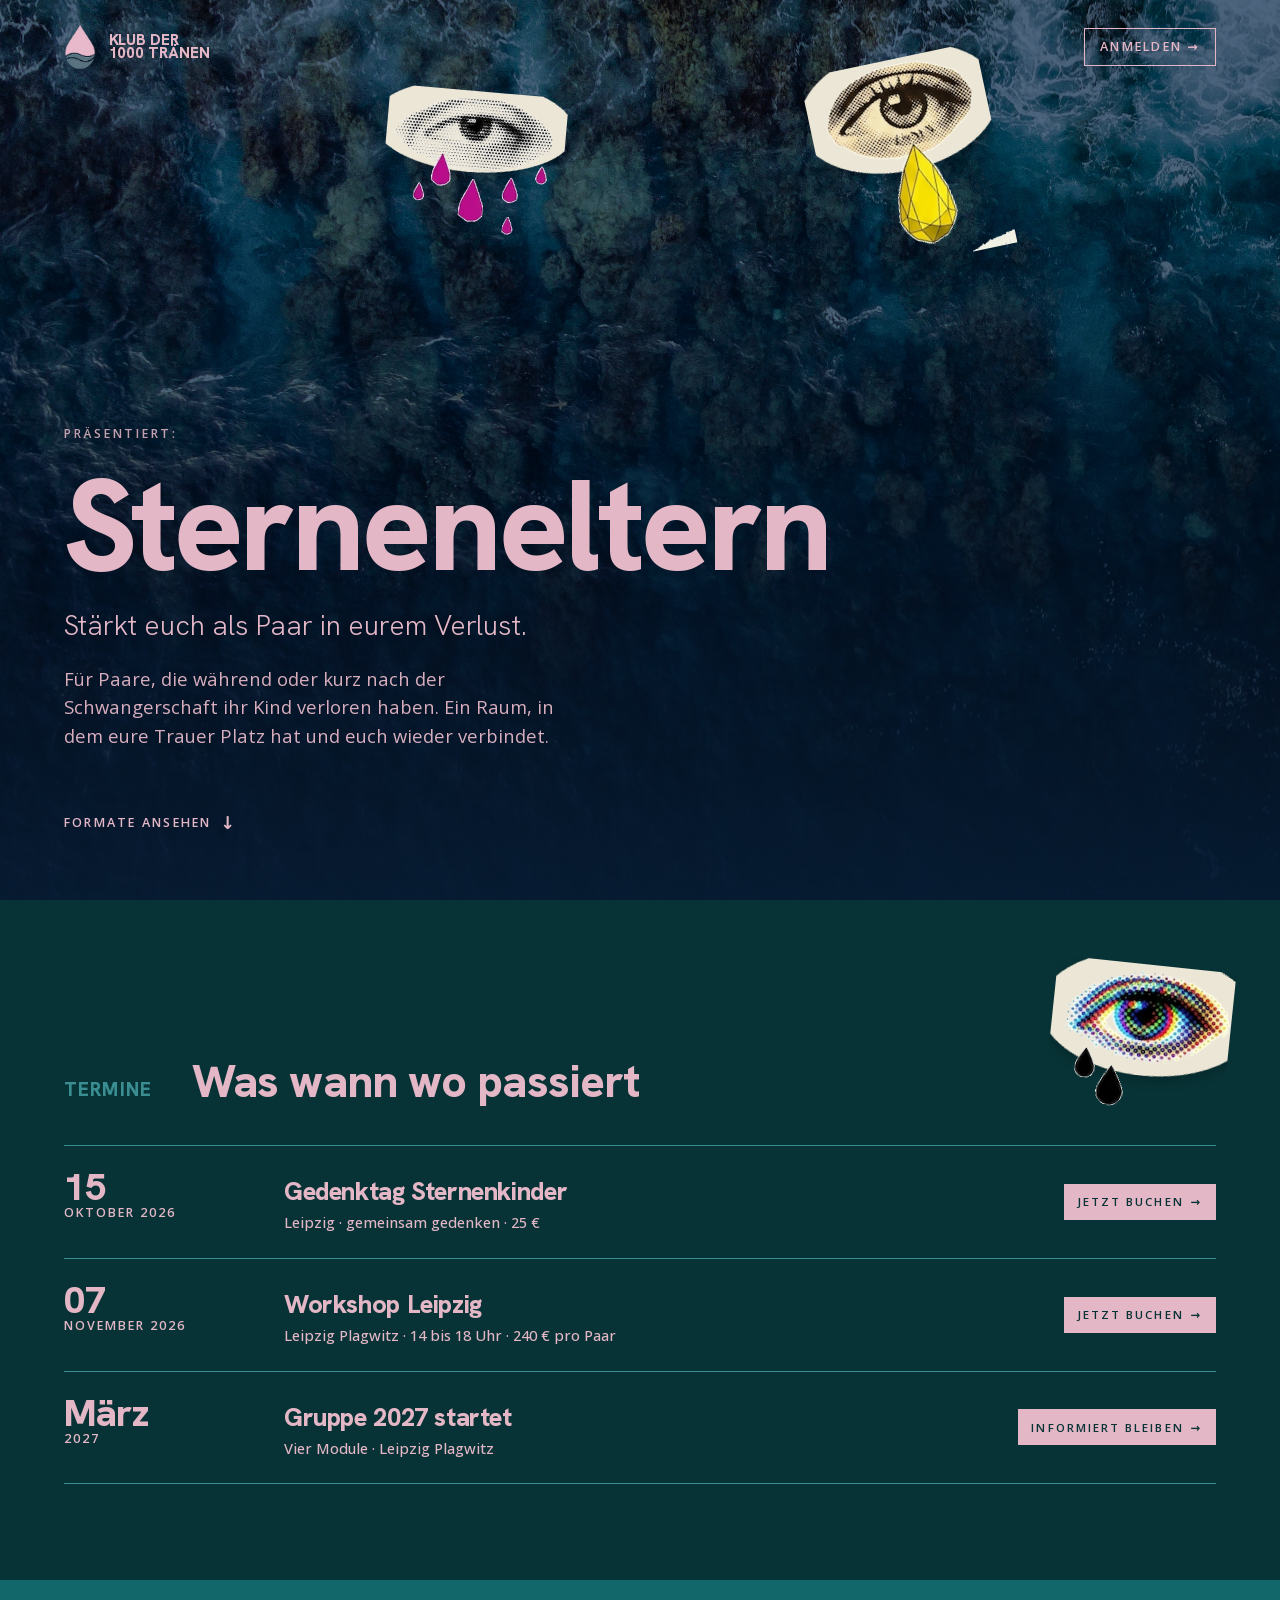
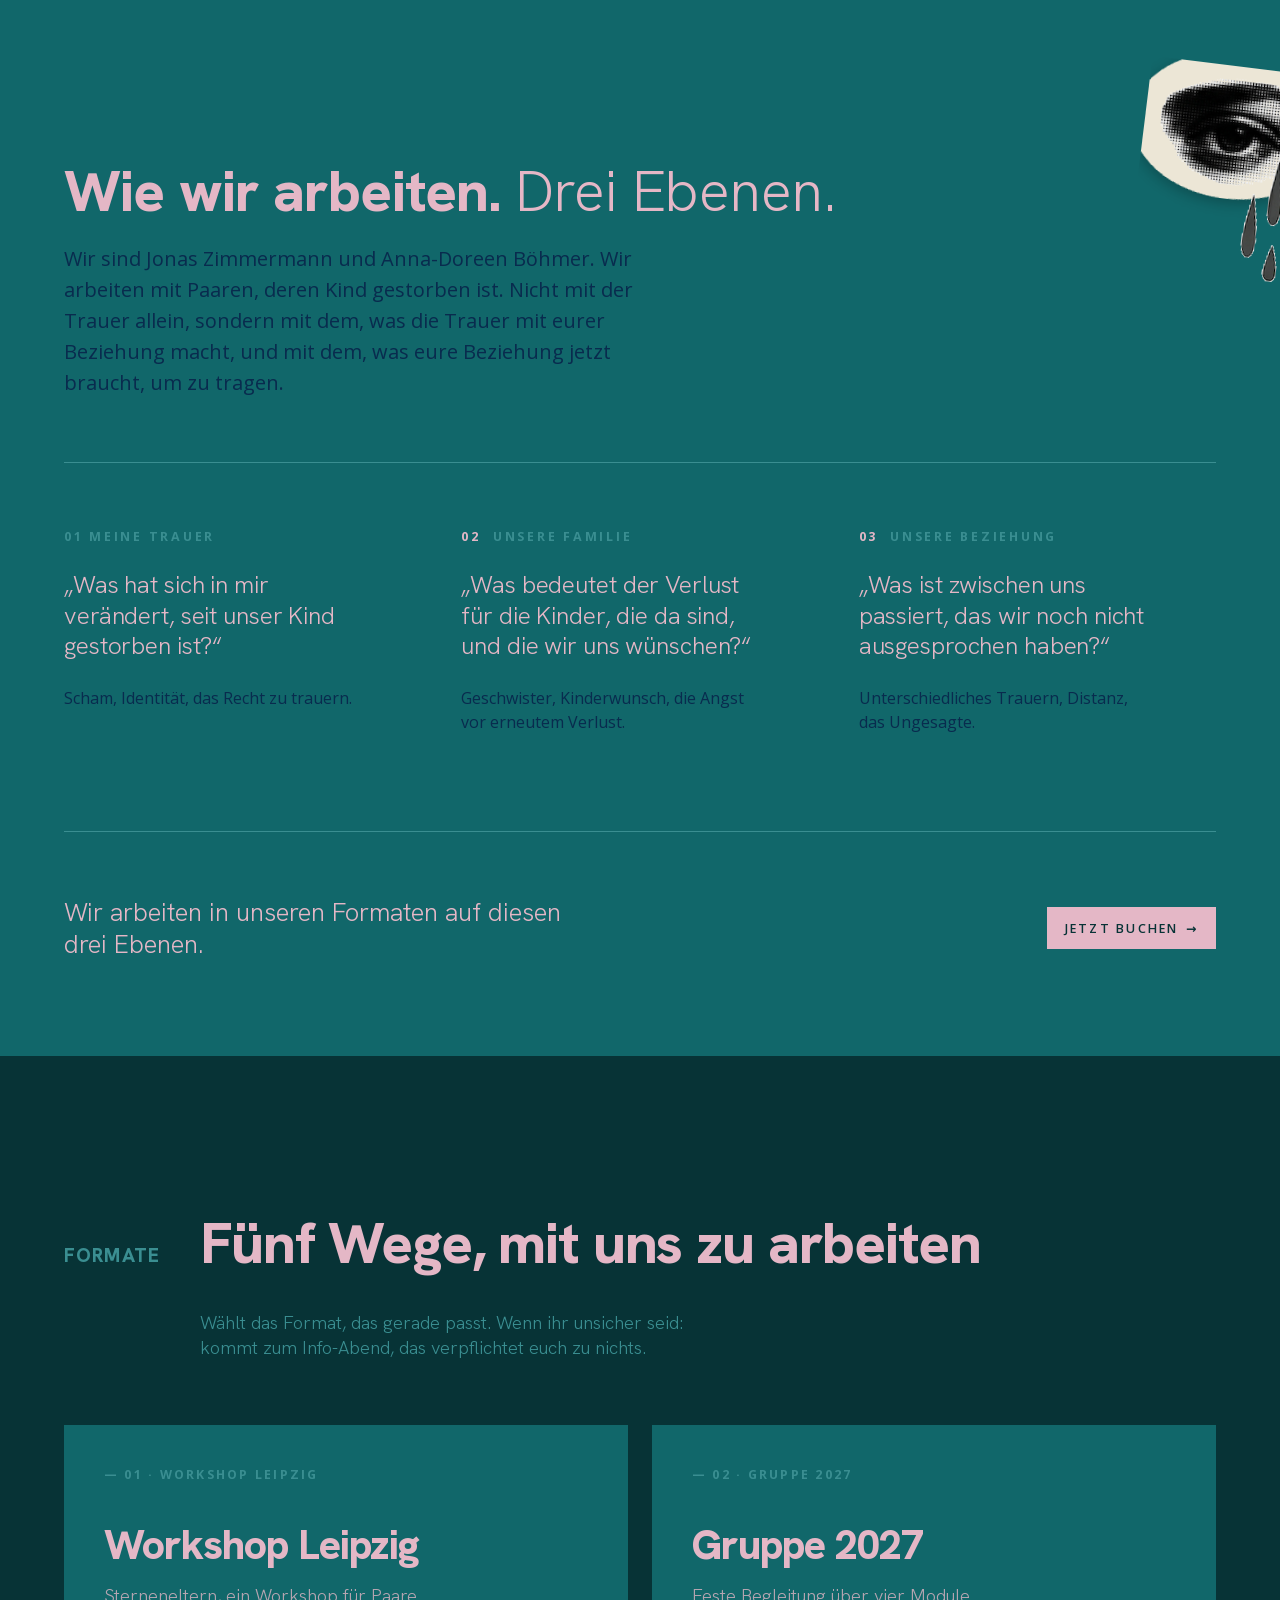
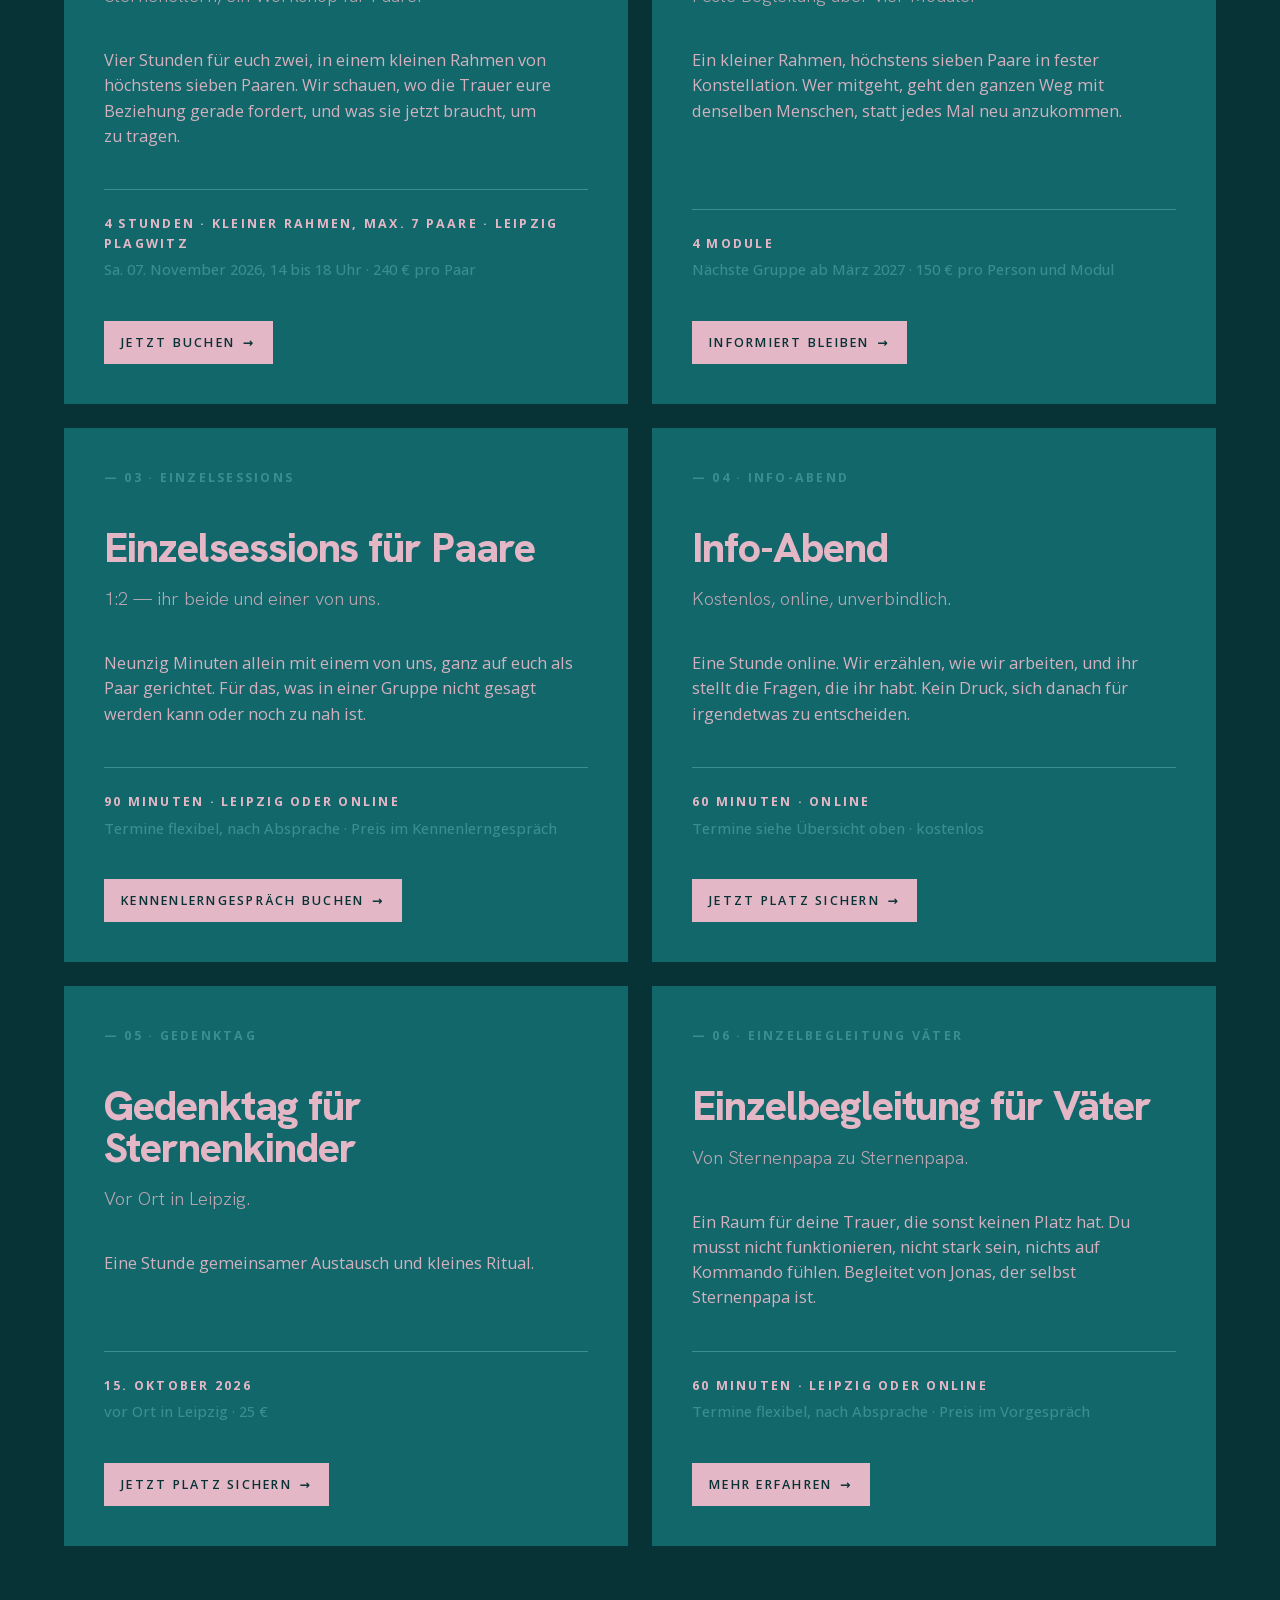
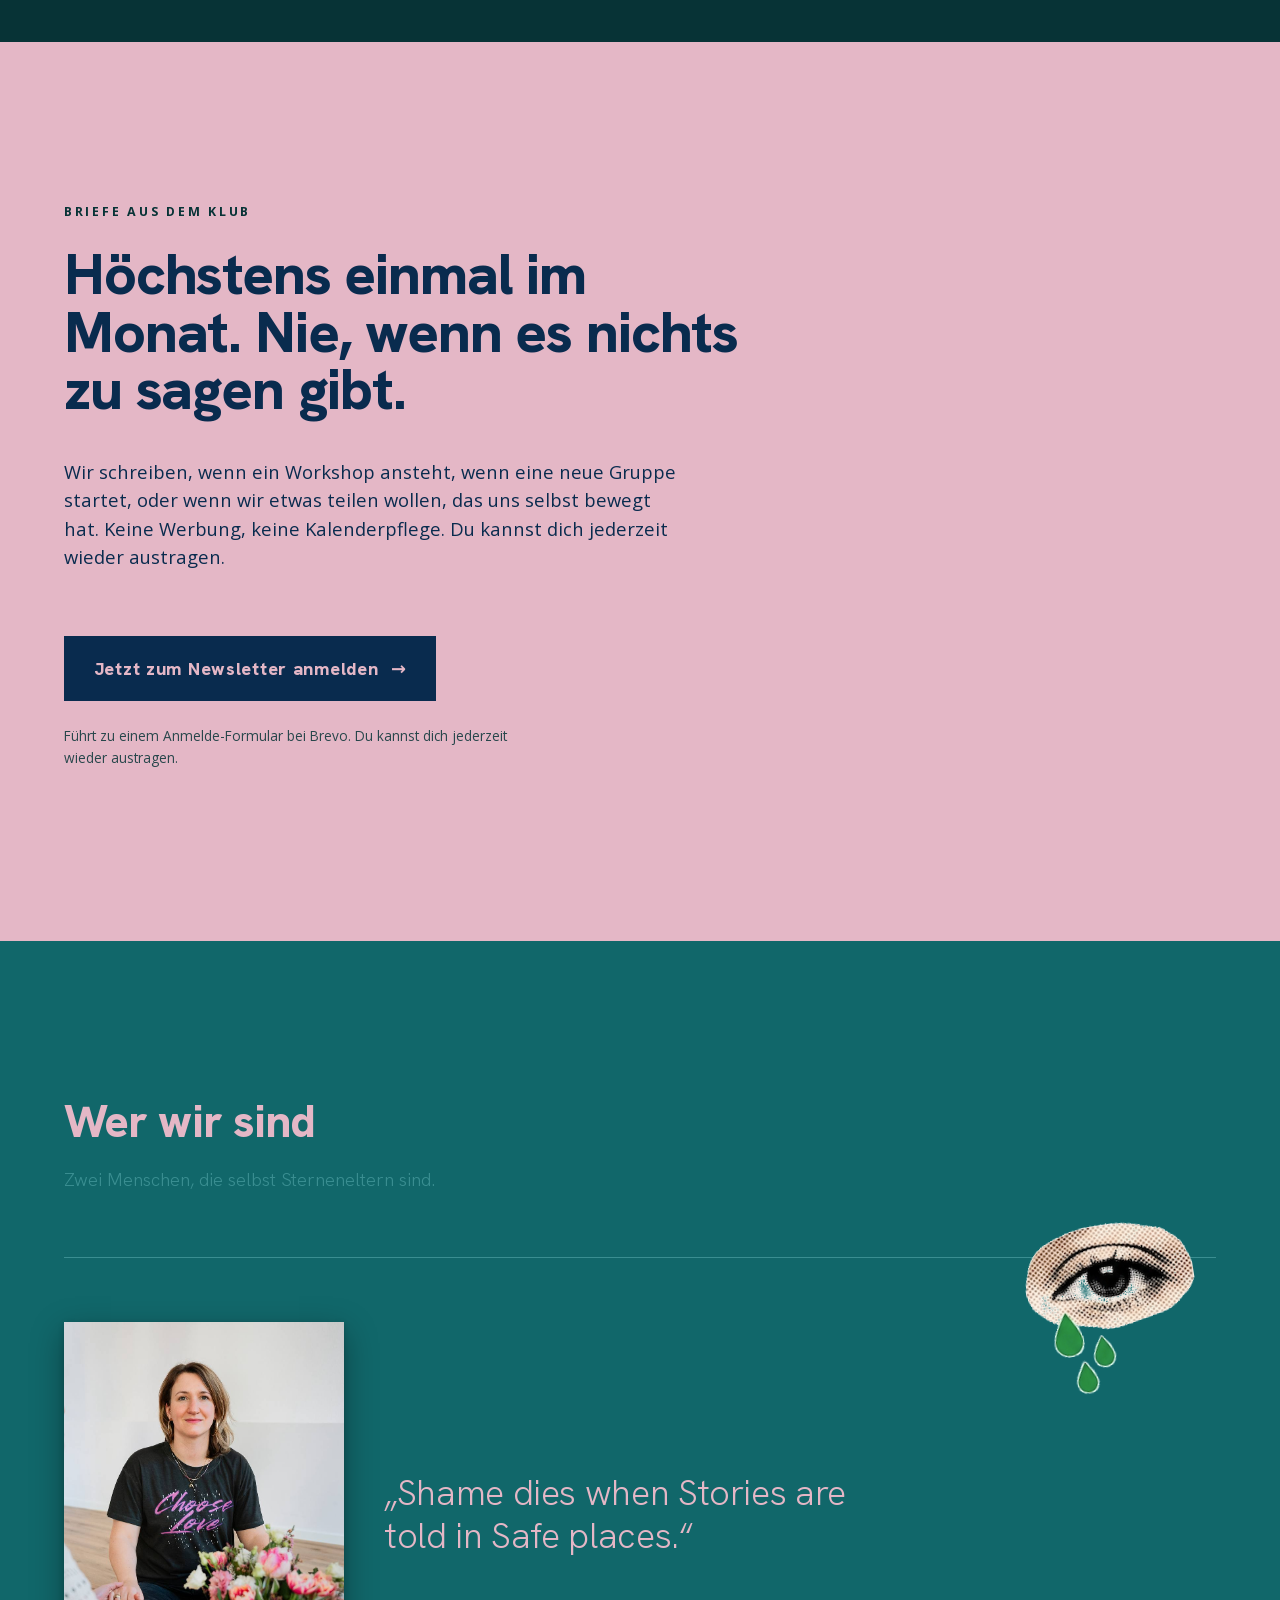
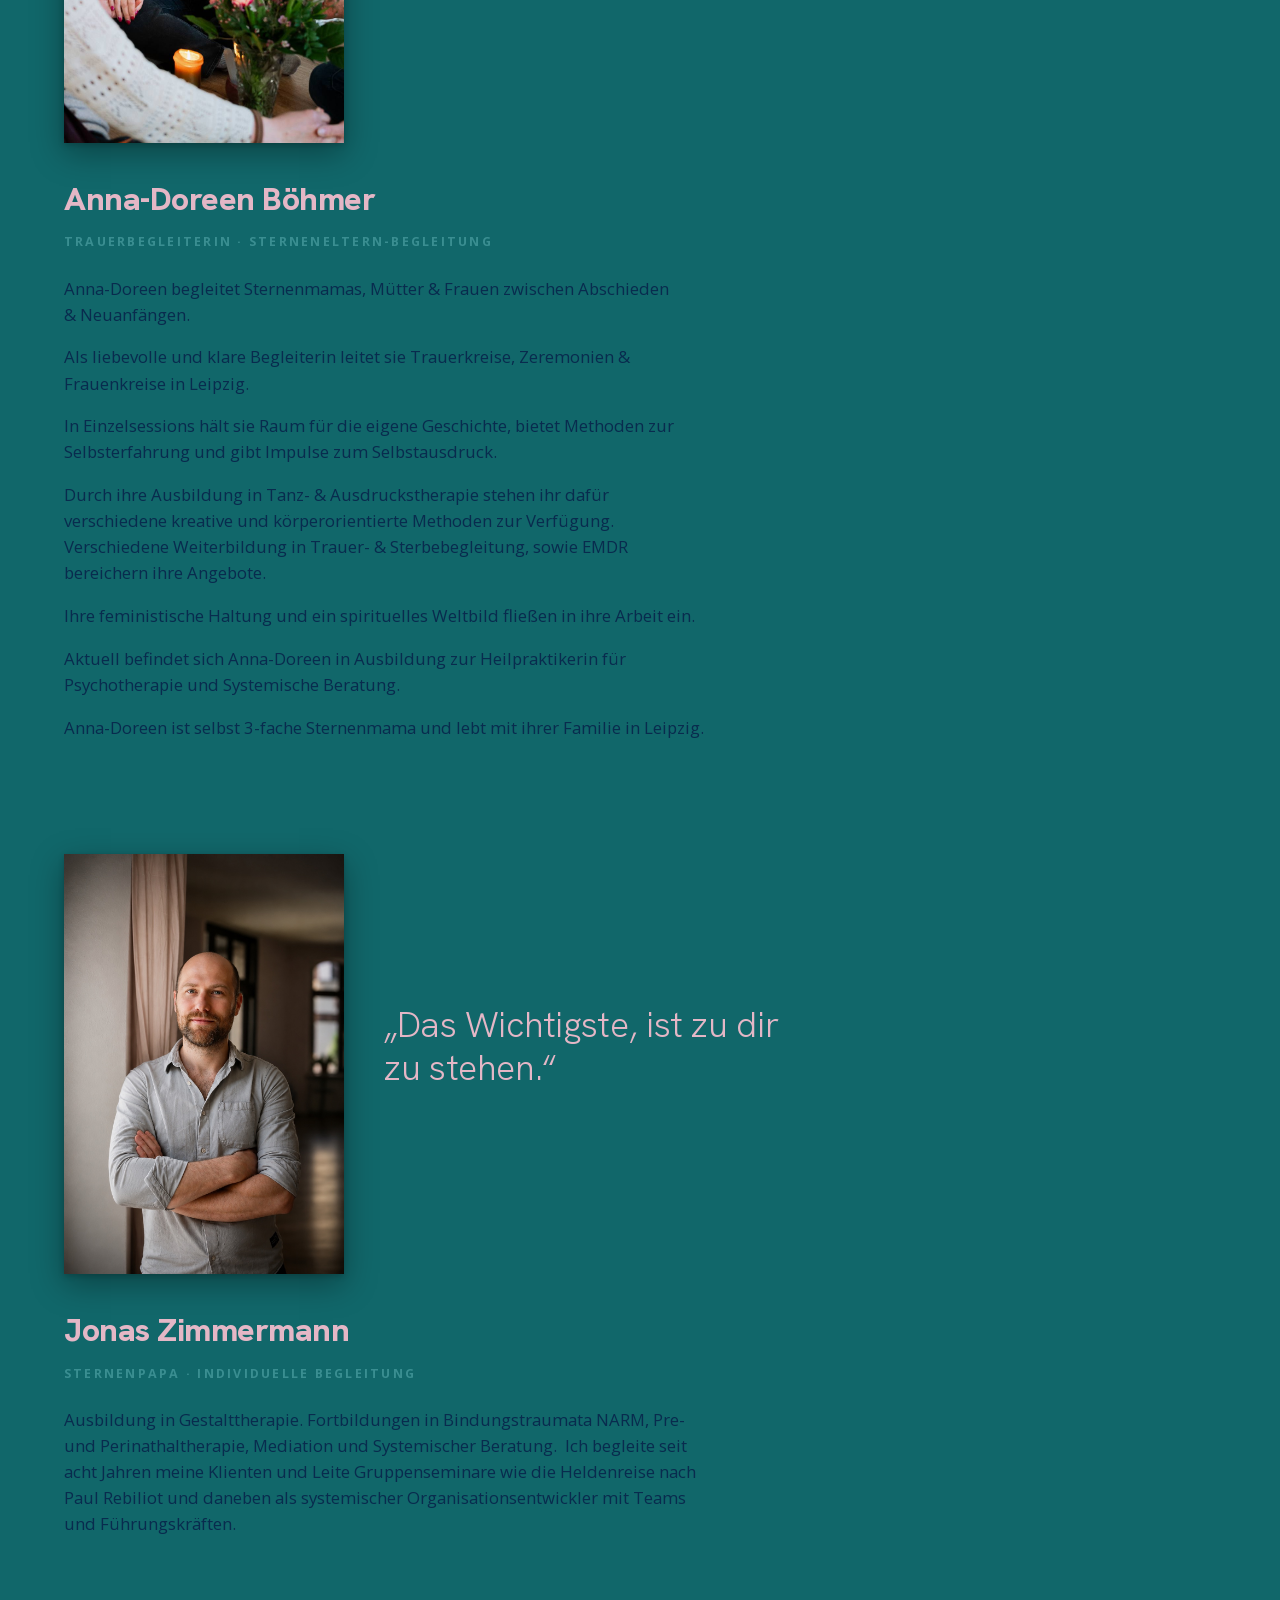
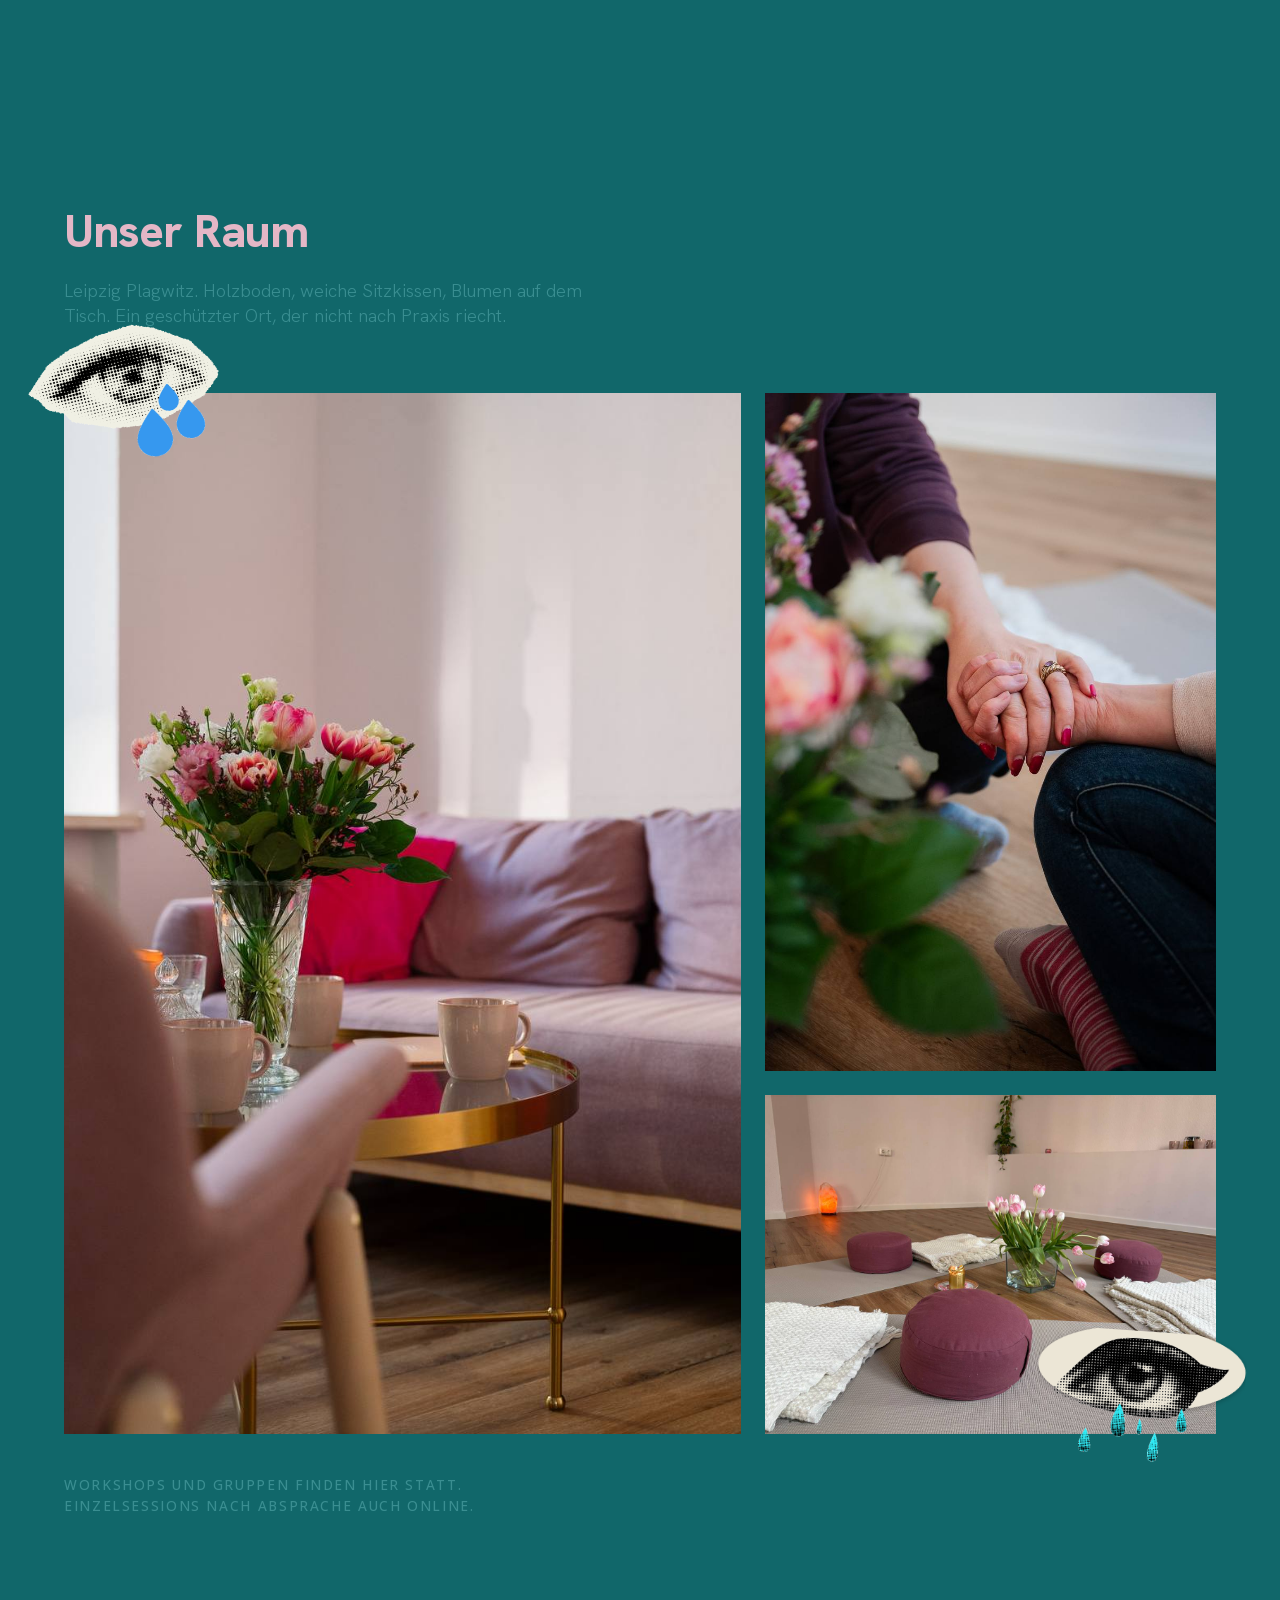
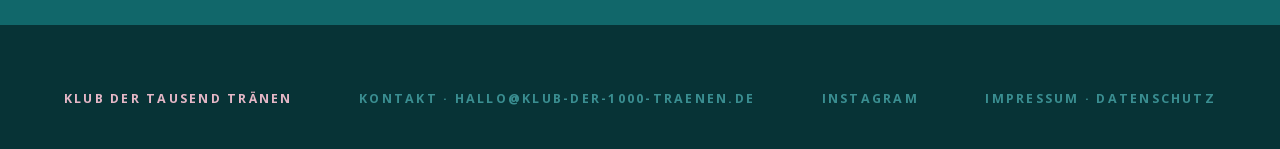
<file: index.html>
<!doctype html>
<html lang="de">
<head>
<meta charset="utf-8">
<title>Klub der Tausend Tränen – Begleitung für Sterneneltern in Leipzig</title>
<meta name="viewport" content="width=device-width,initial-scale=1">
<meta name="description" content="Workshops und Begleitung für Paare nach dem Verlust eines Kindes. Von betroffenen Eltern, in Leipzig Plagwitz und online.">
<link rel="canonical" href="https://klub-der-1000-traenen.de/">

<meta property="og:type" content="website">
<meta property="og:site_name" content="Klub der Tausend Tränen">
<meta property="og:locale" content="de_DE">
<meta property="og:title" content="Klub der Tausend Tränen – Begleitung für Sterneneltern in Leipzig">
<meta property="og:description" content="Workshops und Begleitung für Paare nach dem Verlust eines Kindes. Von betroffenen Eltern, in Leipzig Plagwitz und online.">
<meta property="og:url" content="https://klub-der-1000-traenen.de/">
<meta property="og:image" content="https://klub-der-1000-traenen.de/assets/og-image.jpg">
<meta property="og:image:width" content="1200">
<meta property="og:image:height" content="630">
<meta property="og:image:alt" content="Zwei geöffnete Hände, die Wasser halten">
<meta name="twitter:card" content="summary_large_image">
<meta name="twitter:title" content="Klub der Tausend Tränen – Begleitung für Sterneneltern in Leipzig">
<meta name="twitter:description" content="Workshops und Begleitung für Paare nach dem Verlust eines Kindes. Von betroffenen Eltern, in Leipzig Plagwitz und online.">
<meta name="twitter:image" content="https://klub-der-1000-traenen.de/assets/og-image.jpg">
<link rel="stylesheet" href="/assets/fonts.css">
<style>
  :root {
    --color-petrol-deep: #073336;
    --color-petrol:      #11676A;
    --color-petrol-high: #3A8E91;
    --color-rose:        #E4B7C6;
    --color-ink:         #092B4E;

    --font-display: "Safiro", "Hanken Grotesk", "Helvetica Neue", system-ui, sans-serif;
    --font-body:    "Open Sans", system-ui, sans-serif;

    --space-1: 0.5rem; --space-2: 1rem; --space-3: 1.5rem; --space-4: 2.5rem;
    --space-5: 4rem;   --space-6: 6rem;  --space-7: 10rem;

    --container: 1200px;
    --container-text: 720px;
  }
  *, *::before, *::after { box-sizing: border-box; }
  html, body { margin: 0; padding: 0; }
  html { background: var(--color-petrol); color: var(--color-rose); scroll-behavior: smooth; }
  body { font-family: var(--font-body); font-size: 1.1rem; line-height: 1.55; -webkit-font-smoothing: antialiased; text-rendering: optimizeLegibility; }
  ::selection { background: var(--color-rose); color: var(--color-ink); }

  h1, h2 { font-family: var(--font-display); font-weight: 800; letter-spacing: -0.015em; line-height: 0.95; margin: 0; }
  h3 { font-family: var(--font-display); font-weight: 300; letter-spacing: 0; line-height: 1.05; margin: 0; }
  p { margin: 0 0 1em 0; text-wrap: pretty; }
  a { color: inherit; }

  .container { max-width: var(--container); margin: 0 auto; padding: 0 var(--space-3); }
  .container--text { max-width: var(--container-text); margin: 0 auto; padding: 0 var(--space-3); }

  /* ============ HEADER ============ */
  header.top {
    position: absolute; top: 0; left: 0; right: 0; z-index: 10;
    padding: var(--space-3) 0;
  }
  header.top .row {
    display: flex; justify-content: space-between; align-items: center; gap: var(--space-3);
  }
  .brand-mark {
    display: inline-grid; grid-template-columns: auto auto; align-items: center; gap: 0.7em;
    text-decoration: none; color: var(--color-rose);
  }
  .brand-mark__icon { height: 46px; width: auto; display: block; }
  .brand-mark__word {
    font-family: var(--font-display); font-weight: 800; text-transform: uppercase;
    color: var(--color-rose); line-height: 0.88; letter-spacing: -0.005em;
    font-size: 0.95rem;
  }
  .brand-mark__word span { display: block; }
  .header-cta {
    font-family: var(--font-body); font-weight: 600; font-size: 0.78rem;
    letter-spacing: 0.18em; text-transform: uppercase; color: var(--color-rose);
    text-decoration: none; padding: 0.7em 1.2em;
    border: 1px solid var(--color-rose);
    transition: background 120ms ease, color 120ms ease;
  }
  .header-cta:hover { background: var(--color-rose); color: var(--color-ink); }

  /* ============ HERO ============ */
  .hero {
    position: relative;
    min-height: 100svh;
    background: var(--color-ink);
    overflow: hidden;
    display: flex; align-items: flex-end;
  }
  .hero__photo {
    position: absolute; inset: 0; z-index: 0;
    background: url("assets/wave-deep.jpg") center center / cover no-repeat;
    background-color: var(--color-ink);
  }
  .hero__overlay {
    position: absolute; inset: 0; z-index: 0;
    background-color: var(--color-ink);
    mix-blend-mode: multiply;
    opacity: 0.72;
  }
  /* second deepening pass at the bottom for headline contrast — solid, no gradient on text */
  .hero__deepen {
    position: absolute; inset: 0; z-index: 0;
    background:
      linear-gradient(180deg, rgba(7,51,54,0.0) 0%, rgba(7,51,54,0.0) 50%, rgba(9,43,78,0.55) 100%);
  }
  .hero__inner {
    position: relative; z-index: 3;
    width: 100%;
    padding: var(--space-6) 0 var(--space-5);
  }
  .hero__pres {
    font-family: var(--font-body); font-weight: 600; font-size: 0.78rem;
    letter-spacing: 0.22em; text-transform: uppercase; color: var(--color-rose);
    opacity: 0.85;
    margin-bottom: var(--space-3);
  }
  .hero__title {
    font-family: var(--font-display); font-weight: 800;
    letter-spacing: -0.025em; line-height: 0.92;
    color: var(--color-rose);
    font-size: clamp(3rem, 10vw, 8rem);
  }
  .hero__title span { display: block; }
  .hero__sub {
    margin-top: var(--space-3);
    font-family: var(--font-display); font-weight: 300;
    letter-spacing: 0;
    color: var(--color-rose);
    font-size: clamp(1.1rem, 2.4vw, 1.75rem);
    max-width: 38ch;
    line-height: 1.15;
  }
  .hero__lead {
    margin-top: var(--space-3);
    font-size: 1.15rem;
    line-height: 1.55;
    color: var(--color-rose);
    max-width: 48ch;
    opacity: 0.95;
  }
  .hero__scroll {
    margin-top: var(--space-4);
    display: inline-flex; align-items: center; gap: 0.7em;
    font-family: var(--font-body); font-weight: 600; font-size: 0.78rem;
    letter-spacing: 0.18em; text-transform: uppercase; color: var(--color-rose);
    text-decoration: none;
  }
  .hero__scroll::after { content: "↓"; font-family: var(--font-body); font-size: 1.1rem; }

  /* ============ INTRO STRIP ============ */
  .intro {
    background: var(--color-petrol);
    padding: var(--space-7) 0 var(--space-6);
  }
  .intro__kicker {
    font-family: var(--font-body); font-weight: 700; font-size: 0.78rem;
    letter-spacing: 0.22em; text-transform: uppercase; color: var(--color-ink);
    margin-bottom: var(--space-3);
  }
  .intro__title {
    color: var(--color-rose);
    font-size: clamp(2.2rem, 5vw, 3.6rem);
  }
  .intro__title em {
    font-style: normal; font-weight: 300; letter-spacing: 0;
  }
  .intro__lead {
    margin-top: var(--space-3);
    color: var(--color-ink);
    font-size: 1.25rem;
    line-height: 1.55;
    max-width: 56ch;
  }
  .intro__trio {
    margin-top: var(--space-5);
    display: grid; grid-template-columns: repeat(3, 1fr); gap: var(--space-4);
    border-top: 1px solid var(--color-petrol-high);
    padding-top: var(--space-5);
  }
  .intro__trio .layer__num {
    font-family: var(--font-body); font-weight: 700; font-size: 0.78rem;
    letter-spacing: 0.22em; text-transform: uppercase; color: var(--color-petrol-high);
    margin-bottom: var(--space-3);
  }
  .intro__trio .layer__num strong { color: var(--color-rose); font-weight: 700; margin-right: 0.5em; }
  .intro__trio .layer__q {
    font-family: var(--font-display); font-weight: 300;
    color: var(--color-rose); font-size: clamp(1.25rem, 1.9vw, 1.6rem);
    line-height: 1.25; letter-spacing: -0.005em;
    margin: 0 0 var(--space-3);
    max-width: 22ch;
  }
  .intro__trio .layer__q::before { content: "„"; }
  .intro__trio .layer__q::after { content: "“"; }
  .intro__trio .layer__tag {
    color: var(--color-ink); font-size: 1rem; margin: 0; max-width: 32ch;
  }

  .intro__bridge {
    margin-top: var(--space-6);
    padding-top: var(--space-5);
    border-top: 1px solid var(--color-petrol-high);
    display: flex; align-items: center; justify-content: space-between;
    gap: var(--space-4); flex-wrap: wrap;
  }
  .intro__bridge p {
    font-family: var(--font-display); font-weight: 300;
    color: var(--color-rose); font-size: clamp(1.25rem, 2vw, 1.65rem);
    line-height: 1.25; max-width: 38ch; margin: 0;
  }
  .intro__cta {
    display: inline-flex; align-items: center; gap: 0.6em;
    font-family: var(--font-body); font-weight: 600;
    text-transform: uppercase; font-size: 0.78rem; letter-spacing: 0.18em;
    color: var(--color-petrol-deep);
    background: var(--color-rose);
    padding: 0.85em 1.3em;
    border: 1px solid var(--color-rose);
    text-decoration: none;
    transition: background 120ms ease, color 120ms ease;
  }
  .intro__cta:hover { background: transparent; color: var(--color-rose); }

  /* ============ FORMATS ============ */
  .formats {
    background: var(--color-petrol-deep);
    padding: var(--space-7) 0 var(--space-6);
  }
  .sec-head { display: grid; grid-template-columns: auto 1fr; gap: var(--space-4); align-items: end; margin-bottom: var(--space-5); }
  .sec-head .num { font-family: var(--font-display); font-weight: 800; text-transform: uppercase; font-size: 1.2rem; letter-spacing: 0.06em; color: var(--color-petrol-high); }
  .sec-head h2 { color: var(--color-rose); font-size: clamp(2.2rem, 5vw, 3.6rem); letter-spacing: -0.02em; }
  .sec-head .kicker { grid-column: 2; font-family: var(--font-display); font-weight: 300; letter-spacing: 0; color: var(--color-petrol-high); font-size: 1.15rem; line-height: 1.35; max-width: 50ch; }

  .format-grid {
    display: grid;
    grid-template-columns: 1fr 1fr;
    gap: var(--space-3);
    margin-top: var(--space-5);
  }
  .format-tile {
    background: var(--color-petrol);
    padding: var(--space-4);
    display: flex; flex-direction: column;
    gap: var(--space-2);
    min-height: 460px;
  }
  .format-tile__num {
    font-family: var(--font-body); font-weight: 700;
    font-size: 0.78rem; letter-spacing: 0.18em;
    text-transform: uppercase; color: var(--color-petrol-high);
    margin-bottom: var(--space-3);
  }
  .format-tile__title {
    font-family: var(--font-display); font-weight: 800;
    color: var(--color-rose); font-size: clamp(2rem, 3.4vw, 2.6rem);
    line-height: 1; letter-spacing: -0.025em;
    margin: 0;
  }
  .format-tile__echo {
    font-family: var(--font-display); font-weight: 300;
    color: var(--color-rose); opacity: 0.78;
    font-size: 1.15rem; line-height: 1.25;
    margin: 0.2em 0 var(--space-3);
    max-width: 32ch;
  }
  .format-tile__desc {
    color: var(--color-rose); opacity: 0.92;
    font-size: 1.02rem; line-height: 1.55;
    margin: 0 0 var(--space-3); max-width: none;
  }
  .format-tile__meta {
    margin-top: auto;
    padding-top: var(--space-3);
    border-top: 1px solid var(--color-petrol-high);
    display: flex; flex-direction: column; gap: 0.3em;
  }
  .format-tile__meta .meta-line-a {
    font-family: var(--font-body); font-weight: 700;
    font-size: 0.78rem; letter-spacing: 0.18em;
    text-transform: uppercase; color: var(--color-rose);
  }
  .format-tile__meta .meta-line-b {
    font-family: var(--font-body); font-weight: 500;
    font-size: 0.92rem; color: var(--color-petrol-high);
  }
  .format-tile__cta {
    align-self: flex-start;
    margin-top: var(--space-3);
    display: inline-flex; align-items: center; gap: 0.6em;
    padding: 0.85em 1.3em;
    font-family: var(--font-body); font-weight: 600;
    font-size: 0.78rem; letter-spacing: 0.18em;
    text-transform: uppercase;
    color: var(--color-petrol-deep); background: var(--color-rose);
    text-decoration: none;
    border: 1px solid var(--color-rose);
    transition: background 120ms ease, color 120ms ease;
  }
  .format-tile__cta:hover { background: transparent; color: var(--color-rose); }
  .format-tile__cta::after { content: "→"; font-family: var(--font-body); }

  /* ============ FORM ============ */
  .form-section {
    background: var(--color-rose);
    color: var(--color-ink);
    padding: var(--space-7) 0;
  }
  .form-section ::selection { background: var(--color-ink); color: var(--color-rose); }
  .form-head { margin-bottom: var(--space-5); }
  .form-head .kicker {
    font-family: var(--font-body); font-weight: 700; font-size: 0.78rem;
    letter-spacing: 0.22em; text-transform: uppercase; color: var(--color-petrol-deep);
    margin-bottom: var(--space-3);
  }
  .form-head h2 { color: var(--color-ink); font-size: clamp(2.2rem, 5vw, 3.6rem); max-width: 18ch; line-height: 1.0; margin-bottom: var(--space-3); }
  .form-head p { margin-top: var(--space-4); color: var(--color-ink); font-size: 1.25rem; max-width: 52ch; }

  form.register {
    display: grid;
    grid-template-columns: 1fr 1fr;
    gap: var(--space-3) var(--space-4);
    max-width: 820px;
  }
  .field { display: flex; flex-direction: column; gap: 0.4em; }
  .field--wide { grid-column: 1 / -1; }
  .field label {
    font-family: var(--font-body); font-weight: 700; font-size: 0.78rem;
    letter-spacing: 0.18em; text-transform: uppercase; color: var(--color-petrol-deep);
  }
  .field .help {
    font-size: 0.85rem; color: var(--color-petrol-deep); opacity: 0.75; margin-top: 0.2em;
  }
  input[type="text"], input[type="email"], input[type="tel"], textarea {
    font-family: var(--font-body); font-size: 1.1rem; color: var(--color-ink);
    background: transparent;
    border: none; border-bottom: 1.5px solid var(--color-petrol-deep);
    padding: 0.5em 0; outline: none;
    border-radius: 0;
  }
  input::placeholder, textarea::placeholder { color: var(--color-petrol-deep); opacity: 0.45; }
  input:focus, textarea:focus { border-bottom-color: var(--color-ink); border-bottom-width: 2.5px; padding-bottom: calc(0.5em - 1px); }
  textarea { resize: vertical; min-height: 100px; line-height: 1.5; }

  .tile-group {
    display: grid; grid-template-columns: 1fr 1fr; gap: 14px; margin-top: 0.6em;
  }
  .tile {
    position: relative;
    display: flex; flex-direction: column;
    padding: 22px 22px 20px;
    min-height: 170px;
    border: 1.5px solid var(--color-ink);
    color: var(--color-ink);
    background: transparent;
    cursor: pointer;
    transition: background 140ms ease, color 140ms ease;
  }
  .tile input { position: absolute; opacity: 0; pointer-events: none; }
  .tile__num {
    font-family: var(--font-display); font-weight: 800;
    font-size: 0.78rem; letter-spacing: 0.06em;
    color: var(--color-petrol-deep); opacity: 0.55;
  }
  .tile__title {
    font-family: var(--font-display); font-weight: 800;
    font-size: 1.7rem; line-height: 1.0; letter-spacing: -0.02em;
    margin-top: auto;
    text-wrap: balance;
  }
  .tile__meta {
    margin-top: 0.5em;
    font-family: var(--font-body); font-size: 0.78rem;
    letter-spacing: 0.12em; text-transform: uppercase; font-weight: 600;
    color: var(--color-petrol-deep); opacity: 0.85;
  }
  .tile:hover { background: rgba(9,43,78,0.07); }
  .tile:has(input:checked) {
    background: var(--color-ink);
    color: var(--color-rose);
  }
  .tile:has(input:checked) .tile__num,
  .tile:has(input:checked) .tile__meta { color: var(--color-rose); opacity: 0.85; }
  .tile:has(input:checked)::after {
    content: "✓";
    position: absolute; top: 14px; right: 16px;
    font-family: var(--font-body); font-weight: 700; font-size: 1rem;
    color: var(--color-rose);
    line-height: 1;
  }
  .tile:focus-within { outline: 2px solid var(--color-ink); outline-offset: 3px; }

  .form-actions {
    grid-column: 1 / -1;
    display: flex; justify-content: space-between; align-items: center; gap: var(--space-3);
    margin-top: var(--space-3);
    border-top: 1px solid rgba(9,43,78,0.25);
    padding-top: var(--space-3);
  }
  .form-actions .note { font-size: 0.85rem; color: var(--color-petrol-deep); max-width: 36ch; }
  button.submit {
    font-family: var(--font-display); font-weight: 800; text-transform: uppercase;
    font-size: 1.1rem; letter-spacing: 0.04em; color: var(--color-rose);
    background: var(--color-ink); border: 1px solid var(--color-ink);
    padding: 1em 1.6em; cursor: pointer;
    transition: background 120ms ease, color 120ms ease;
  }
  button.submit:hover { background: var(--color-petrol-deep); border-color: var(--color-petrol-deep); }

  /* ============ NEWSLETTER ============ */
  .brief-section {
    background: var(--color-rose);
    color: var(--color-ink);
    padding: var(--space-7) 0;
  }
  .brief-section ::selection { background: var(--color-ink); color: var(--color-rose); }

  .brief-head { margin-bottom: var(--space-5); max-width: 720px; }
  .brief-head .kicker {
    font-family: var(--font-body); font-weight: 700; font-size: 0.78rem;
    letter-spacing: 0.22em; text-transform: uppercase; color: var(--color-petrol-deep);
    margin-bottom: var(--space-3);
  }
  .brief-head h2 {
    color: var(--color-ink);
    font-size: clamp(2.2rem, 5vw, 3.6rem);
    max-width: 22ch;
    line-height: 1.0;
    letter-spacing: -0.02em;
    margin-bottom: var(--space-3);
  }
  .brief-head p {
    margin-top: var(--space-4);
    color: var(--color-ink);
    font-size: 1.15rem;
    max-width: 56ch;
  }

  .brief-cta {
    display: inline-flex; align-items: center; gap: 0.7em;
    font-family: var(--font-display); font-weight: 800;
    font-size: clamp(1rem, 1.4vw, 1.2rem); letter-spacing: 0.04em;
    color: var(--color-rose); background: var(--color-ink);
    border: 1px solid var(--color-ink);
    padding: 1em 1.6em;
    text-decoration: none;
    transition: background 120ms ease, color 120ms ease;
  }
  .brief-cta::after { content: "→"; font-family: var(--font-body); }
  .brief-cta:hover { background: var(--color-petrol-deep); border-color: var(--color-petrol-deep); }
  .brief-note {
    margin-top: var(--space-3);
    font-size: 0.85rem;
    color: var(--color-petrol-deep);
    opacity: 0.85;
    max-width: 56ch;
  }

  .brief-thanks { display: none; }

  /* ============ FACILITATORS ============ */
  .who {
    background: var(--color-petrol);
    padding: var(--space-7) 0 var(--space-6);
  }
  .who .grid {
    display: grid; grid-template-columns: 1fr; gap: var(--space-6);
    border-top: 1px solid var(--color-petrol-high);
    padding-top: var(--space-5);
  }
  .who h2 { color: var(--color-rose); font-size: clamp(2rem, 4vw, 2.8rem); margin-bottom: var(--space-3); letter-spacing: -0.02em; }
  .who .kicker { font-family: var(--font-display); font-weight: 300; letter-spacing: 0; color: var(--color-petrol-high); font-size: 1.15rem; max-width: 52ch; margin-bottom: var(--space-5); line-height: 1.35; }
  .who .person h3.name {
    font-family: var(--font-display); font-weight: 800;
    color: var(--color-rose); font-size: 2rem; letter-spacing: -0.015em; line-height: 1.05; margin-bottom: var(--space-2);
  }
  .who .person .role { font-family: var(--font-body); font-weight: 700; font-size: 0.78rem; letter-spacing: 0.18em; text-transform: uppercase; color: var(--color-petrol-high); margin-bottom: var(--space-3); }
  .who .person p { color: var(--color-ink); font-size: 1.05rem; max-width: 42ch; }
  .who .person__photo {
    display: block;
    width: 240px; height: auto;
    margin: 0 0 var(--space-3);
    box-shadow: 0 10px 30px rgba(0,0,0,0.35), 0 2px 6px rgba(0,0,0,0.18);
  }
  .who .person--feature {
    display: grid;
    grid-template-columns: 280px 1fr;
    grid-template-rows: auto auto;
    column-gap: var(--space-4);
    row-gap: var(--space-3);
    align-items: start;
  }
  .who .person--feature .person__photo {
    grid-column: 1; grid-row: 1;
    width: 100%;
    margin: 0;
  }
  .who .person--feature .person__quote {
    grid-column: 2; grid-row: 1;
    align-self: center;
    font-family: var(--font-display); font-weight: 300;
    color: var(--color-rose); font-size: clamp(1.6rem, 2.8vw, 2.3rem);
    line-height: 1.2; letter-spacing: -0.01em;
    max-width: 24ch;
  }
  .who .person--feature .person__quote::before { content: "„"; }
  .who .person--feature .person__quote::after { content: "“"; }
  .who .person--feature .person__body {
    grid-column: 1 / -1; grid-row: 2;
    margin-top: var(--space-2);
  }
  .who .person--feature .person__body p { max-width: 64ch; }

  /* Eye overlays — hand-cut marks. Consistent size across page (~mood-photo eye scale). */
  .eye-overlay {
    position: absolute;
    pointer-events: none;
    user-select: none;
    z-index: 5;
    width: clamp(150px, 14vw, 210px);
  }
  .eye-overlay img { width: 100%; height: auto; display: block; }

  /* Hero decoration safe zone — occupies only the area ABOVE the text block.
     Eyes positioned with % land relative to THIS box, never the full hero,
     so they can’t drift onto the title/lead at any viewport size. */
  .hero__deco {
    position: absolute;
    inset: 0 0 var(--hero-text-zone, clamp(340px, 54vh, 560px)) 0;
    z-index: 2;
    pointer-events: none;
  }
  .hero__deco .eye-overlay { z-index: auto; }

  .hero .eye-overlay.eye--pink {
    top: var(--eye-pink-top, 22%); right: var(--eye-pink-right, 5%);
    transform: rotate(-4deg);
  }
  .hero .eye-overlay.eye--magenta {
    top: var(--eye-magenta-top, 22%); left: var(--eye-magenta-left, 30%);
    transform: rotate(5deg);
  }
  .hero .eye-overlay.eye--rainbow {
    top: var(--eye-rainbow-top, auto); bottom: var(--eye-rainbow-bottom, 4%);
    left: var(--eye-rainbow-left, 32%);
    transform: rotate(8deg);
  }
  .hero .eye-overlay.eye--gem {
    top: var(--eye-gem-top, 14%); right: var(--eye-gem-right, 22%);
    transform: rotate(-12deg);
  }
  .eye-overlay { opacity: var(--eye-opacity, 1); }

  .intro { position: relative; }
  .intro .eye-overlay {
    top: 8%; right: -3%;
    transform: rotate(7deg);
    z-index: 2;
  }

  .who { position: relative; }
  .who .eye-overlay {
    top: 12%; right: 6%;
    transform: rotate(-9deg);
    z-index: 2;
  }

  /* ============ ROOM / MOOD SECTION ============ */
  .room {
    background: var(--color-petrol);
    padding: var(--space-7) 0 var(--space-6);
    /* Allow eye overlays to poke past photo edges */
  }
  .room h2 { color: var(--color-rose); font-size: clamp(2rem, 4vw, 2.8rem); margin-bottom: var(--space-3); letter-spacing: -0.02em; line-height: 1; }
  .room .kicker { font-family: var(--font-display); font-weight: 300; color: var(--color-petrol-high); font-size: 1.15rem; max-width: 56ch; margin-bottom: var(--space-5); line-height: 1.35; }
  .room__grid {
    display: grid;
    grid-template-columns: 1.2fr 0.8fr;
    grid-template-rows: auto auto;
    gap: var(--space-3);
    margin-top: var(--space-4);
  }
  .room__photo {
    position: relative;
    /* No overflow:hidden — we want eye overlays to break the frame. */
  }
  .room__photo .room__img-wrap {
    overflow: hidden;
    width: 100%; height: 100%;
  }
  .room__photo .room__img-wrap img { display: block; width: 100%; height: 100%; object-fit: cover; }
  .room__photo--a { grid-column: 1; grid-row: 1 / 3; min-height: 460px; }
  .room__photo--b { grid-column: 2; grid-row: 1; min-height: 220px; }
  .room__photo--c { grid-column: 2; grid-row: 2; min-height: 220px; }

  .room__photo--a .eye-overlay {
    top: -7%; left: -6%;
    width: 30%;
    transform: rotate(-6deg);
    z-index: 6;
  }
  .room__photo--c .eye-overlay {
    bottom: -10%; right: -6%;
    width: 46%;
    transform: rotate(4deg);
    z-index: 6;
  }
  .room__caption {
    font-family: var(--font-body); font-weight: 500; font-size: 0.85rem;
    letter-spacing: 0.12em; text-transform: uppercase;
    color: var(--color-petrol-high);
    margin-top: var(--space-4);
    max-width: 60ch;
  }

  /* ============ ANNA-DOREEN FEATURE ============ */
  .who__feature {
    margin-top: var(--space-5);
    padding-top: var(--space-5);
    border-top: 1px solid var(--color-petrol-high);
    display: grid;
    grid-template-columns: 0.9fr 1.1fr;
    gap: var(--space-5);
    align-items: end;
  }
  .who__feature img {
    display: block; width: 100%; height: auto;
  }
  .who__feature .quote {
    font-family: var(--font-display); font-weight: 300;
    color: var(--color-rose); font-size: clamp(1.5rem, 2.6vw, 2.1rem);
    line-height: 1.2; letter-spacing: -0.01em;
    max-width: 28ch;
  }
  .who__feature .quote::before { content: "„"; }
  .who__feature .quote::after { content: "“"; }
  .who__feature .attrib {
    margin-top: var(--space-3);
    font-family: var(--font-body); font-weight: 700; font-size: 0.78rem;
    letter-spacing: 0.18em; text-transform: uppercase; color: var(--color-petrol-high);
  }

  /* ============ TERMINE ============ */
  .termine {
    background: var(--color-petrol-deep);
    padding: var(--space-7) 0 var(--space-6);
    position: relative;
    overflow: hidden;
  }
  .termine .eye-overlay {
    top: var(--space-5); right: 4%;
    transform: rotate(6deg);
    z-index: 1;
  }
  .termine > .container { position: relative; z-index: 2; }
  .termine .sec-head { margin-bottom: var(--space-4); }
  .termine .sec-head h2 {
    color: var(--color-rose);
    font-size: clamp(2rem, 4vw, 2.8rem);
    letter-spacing: -0.02em; line-height: 1;
  }
  .termine .sec-head .num { color: var(--color-petrol-high); }
  .termine .sec-head .kicker { color: var(--color-petrol-high); font-size: 1.05rem; line-height: 1.4; max-width: 56ch; }

  .termine__list { list-style: none; padding: 0; margin: var(--space-4) 0 0; }
  .termine__row {
    display: grid;
    grid-template-columns: 180px 1fr;
    gap: var(--space-4);
    padding: var(--space-3) 0;
    border-top: 1px solid var(--color-petrol-high);
    align-items: baseline;
  }
  .termine__row:last-child { border-bottom: 1px solid var(--color-petrol-high); }
  .termine__date {
    font-family: var(--font-display);
    display: flex; flex-direction: column; gap: 0.15em;
    line-height: 0.9;
  }
  .termine__date strong {
    font-weight: 800;
    font-size: clamp(1.8rem, 3vw, 2.4rem);
    letter-spacing: -0.02em;
    color: var(--color-rose);
  }
  .termine__date span {
    font-family: var(--font-body); font-weight: 600;
    font-size: 0.78rem; letter-spacing: 0.16em; text-transform: uppercase;
    color: var(--color-petrol-high);
  }
  .termine__title {
    font-family: var(--font-display); font-weight: 800;
    color: var(--color-rose);
    font-size: clamp(1.3rem, 2vw, 1.7rem);
    letter-spacing: -0.015em; line-height: 1.05;
    margin: 0 0 0.3em;
  }
  .termine__meta {
    font-family: var(--font-body); font-weight: 500;
    font-size: 0.92rem; color: var(--color-petrol-high);
    line-height: 1.45;
  }

  .termine__row--highlight { grid-template-columns: 180px 1fr auto; }
  .termine__row--highlight .termine__date span,
  .termine__row--highlight .termine__meta { color: var(--color-rose); }
  .termine__cta {
    align-self: center;
    display: inline-flex; align-items: center; gap: 0.6em;
    padding: 0.7em 1.1em;
    font-family: var(--font-body); font-weight: 600;
    font-size: 0.72rem; letter-spacing: 0.18em;
    text-transform: uppercase;
    color: var(--color-petrol-deep); background: var(--color-rose);
    text-decoration: none;
    border: 1px solid var(--color-rose);
    transition: background 120ms ease, color 120ms ease;
    white-space: nowrap;
  }
  .termine__cta:hover { background: transparent; color: var(--color-rose); }
  .termine__cta::after { content: "→"; font-family: var(--font-body); }

  /* ============ FOOTER ============ */
  footer.foot {
    background: var(--color-petrol-deep);
    padding: var(--space-5) 0 var(--space-4);
    color: var(--color-petrol-high);
    font-family: var(--font-body); font-size: 0.78rem;
    letter-spacing: 0.18em; text-transform: uppercase; font-weight: 700;
  }
  footer.foot .row { display: flex; justify-content: space-between; gap: var(--space-3); flex-wrap: wrap; }
  footer.foot a { text-decoration: none; }
  footer.foot a:hover { color: var(--color-rose); }
  footer.foot .mark { color: var(--color-rose); }

  @media (max-width: 880px) {
    .intro__trio { grid-template-columns: 1fr; }
    .format-grid { grid-template-columns: 1fr; }
    .format-tile { min-height: 0; }
    .sec-head { grid-template-columns: 1fr; gap: var(--space-2); }
    .sec-head .kicker { grid-column: 1; }
    form.register { grid-template-columns: 1fr; }
    .brief-cta { width: 100%; justify-content: center; }
    .tile-group { grid-template-columns: 1fr; }
    .who .grid { grid-template-columns: 1fr; }
    .who .person--feature { grid-template-columns: 1fr; }
    .who .person--feature .person__photo { grid-row: auto; }
    .who .person--feature .person__quote { grid-column: 1; grid-row: auto; }
    .who .person--feature .person__body { grid-row: auto; }
    .termine__row { grid-template-columns: 100px 1fr; gap: var(--space-3); }
    .termine__row--highlight { grid-template-columns: 100px 1fr; }
    .termine__row--highlight .termine__cta { grid-column: 1 / -1; justify-self: start; }
    .who__feature { grid-template-columns: 1fr; gap: var(--space-3); padding-top: var(--space-4); margin-top: var(--space-4); }
    .room__grid { grid-template-columns: 1fr; }
    .room__photo--a, .room__photo--b, .room__photo--c { grid-column: 1; grid-row: auto; min-height: 280px; }
    .room__photo--a .eye-overlay { width: 46%; top: -5%; left: -4%; }
    .room__photo--c .eye-overlay { width: 56%; bottom: -8%; right: -4%; }
    .eye-overlay { width: clamp(110px, 28vw, 180px); }
    .hero__deco { inset: 0 0 var(--hero-text-zone-sm, clamp(380px, 60svh, 520px)) 0; }
    .hero .eye-overlay.eye--pink    { top: 10%; right: 4%; }
    .hero .eye-overlay.eye--magenta { top: 50%; left: 4%; }
    .hero .eye-overlay.eye--rainbow { top: auto; bottom: 4%; left: 6%; right: auto; }
    .hero .eye-overlay.eye--gem     { top: 6%; right: 32%; left: auto; }
    .intro .eye-overlay { top: 4%; right: -2%; }
    .who .eye-overlay   { top: 6%; right: 4%; }
    .form-actions { flex-direction: column; align-items: stretch; }
    button.submit { width: 100%; }
    .hero__inner { padding: var(--space-5) 0 var(--space-4); }
  }
</style>
<script type="application/ld+json">
{
  "@context": "https://schema.org",
  "@graph": [
    {
      "@type": "Organization",
      "@id": "https://klub-der-1000-traenen.de/#organization",
      "name": "Klub der Tausend Tränen",
      "alternateName": "Klub der 1000 Tränen",
      "url": "https://klub-der-1000-traenen.de/",
      "logo": "https://klub-der-1000-traenen.de/assets/logo.png",
      "image": "https://klub-der-1000-traenen.de/assets/og-image.jpg",
      "description": "Workshops und Begleitung für Paare nach dem Verlust eines Kindes. Von betroffenen Eltern, in Leipzig Plagwitz und online.",
      "email": "hallo@klub-der-1000-traenen.de",
      "sameAs": [
        "https://www.instagram.com/klub_der1000traenen/"
      ],
      "knowsLanguage": "de",
      "areaServed": { "@type": "City", "name": "Leipzig" },
      "founder": [
        { "@type": "Person", "name": "Anna-Doreen Böhmer" },
        { "@type": "Person", "name": "Jonas Zimmermann" }
      ]
    },
    {
      "@type": "WebSite",
      "@id": "https://klub-der-1000-traenen.de/#website",
      "url": "https://klub-der-1000-traenen.de/",
      "name": "Klub der Tausend Tränen",
      "inLanguage": "de-DE",
      "publisher": { "@id": "https://klub-der-1000-traenen.de/#organization" }
    },
    {
      "@type": "Event",
      "name": "Workshop Leipzig für Paare nach dem Verlust eines Kindes",
      "startDate": "2026-11-07T14:00:00+01:00",
      "endDate": "2026-11-07T18:00:00+01:00",
      "eventStatus": "https://schema.org/EventScheduled",
      "eventAttendanceMode": "https://schema.org/OfflineEventAttendanceMode",
      "description": "Vier Stunden im kleinen Rahmen, maximal sieben Paare. Für Paare, die ein Kind verloren haben.",
      "image": "https://klub-der-1000-traenen.de/assets/og-image.jpg",
      "inLanguage": "de-DE",
      "maximumAttendeeCapacity": 14,
      "location": {
        "@type": "Place",
        "name": "Leipzig Plagwitz",
        "address": {
          "@type": "PostalAddress",
          "addressLocality": "Leipzig",
          "addressRegion": "Sachsen",
          "addressCountry": "DE"
        }
      },
      "organizer": { "@id": "https://klub-der-1000-traenen.de/#organization" },
      "offers": {
        "@type": "Offer",
        "price": "240",
        "priceCurrency": "EUR",
        "availability": "https://schema.org/InStock",
        "url": "https://book.stripe.com/cNicN6a6PfKo4KK8wEg3601",
        "validFrom": "2026-08-25"
      }
    }
  ]
}
</script>
</head>
<body>

<!-- ============ HEADER ============ -->
<header class="top" data-screen-label="00 Header">
  <div class="container row">
    <a class="brand-mark" href="#top" aria-label="Klub der Tausend Tränen">
      <img class="brand-mark__icon" src="assets/logo.png" alt="" aria-hidden="true">
      <span class="brand-mark__word"><span>Klub der</span><span>1000 Tränen</span></span>
    </a>
    <a class="header-cta" href="#formate">Anmelden →</a>
  </div>
</header>

<!-- ============ HERO ============ -->
<section class="hero" id="top" data-screen-label="01 Hero">
  <div class="hero__photo" role="img" aria-label="Brechende Welle aus der Luft, tiefes Wasser darunter"></div>
  <div class="hero__overlay"></div>
  <div class="hero__deepen"></div>

  <div class="hero__deco" aria-hidden="true">
    <div class="eye-overlay eye--gem"><img src="assets/eye-gem.png" alt=""></div>
    <div class="eye-overlay eye--magenta"><img src="assets/eye-magenta.png" alt=""></div>
  </div>
  <div class="hero__inner">
    <div class="container">
      <div class="hero__pres">präsentiert:</div>
      <h1 class="hero__title">
        <span>Sternen&shy;eltern</span>
      </h1>
      <h3 class="hero__sub">Stärkt euch als Paar in eurem Verlust.</h3>
      <p class="hero__lead">Für Paare, die während oder kurz nach der Schwangerschaft ihr Kind verloren haben.
Ein Raum, in dem eure Trauer Platz hat und euch wieder verbindet.</p>
      <a class="hero__scroll" href="#formate">Formate ansehen</a>
    </div>
  </div>
</section>

<!-- ============ TERMINE ============ -->
<section class="termine" data-screen-label="02 Termine">
  <div class="eye-overlay eye--rainbow-tears" aria-hidden="true"><img src="assets/eye-rainbow.png" alt=""></div>
  <div class="container">
    <div class="sec-head">
      <span class="num">Termine</span>
      <h2>Was wann wo passiert</h2>
    </div>

    <ol class="termine__list">
      <li class="termine__row termine__row--highlight">
        <div class="termine__date"><strong>15</strong><span>Oktober 2026</span></div>
        <div class="termine__body">
          <h3 class="termine__title">Gedenktag Sternenkinder</h3>
          <div class="termine__meta">Leipzig · gemeinsam gedenken · 25 €</div>
        </div>
        <a class="termine__cta" href="https://buy.stripe.com/7sYeVe1Ajaq42CC4gog3604" target="_blank" rel="noopener">Jetzt buchen</a>
      </li>

      <li class="termine__row termine__row--highlight">
        <div class="termine__date"><strong>07</strong><span>November 2026</span></div>
        <div class="termine__body">
          <h3 class="termine__title">Workshop Leipzig</h3>
          <div class="termine__meta">Leipzig Plagwitz · 14 bis 18 Uhr · 240 € pro Paar</div>
        </div>
        <a class="termine__cta" href="https://book.stripe.com/cNicN6a6PfKo4KK8wEg3601" target="_blank" rel="noopener">Jetzt buchen</a>
      </li>

      <li class="termine__row termine__row--highlight">
        <div class="termine__date"><strong>März</strong><span>2027</span></div>
        <div class="termine__body">
          <h3 class="termine__title">Gruppe 2027 startet</h3>
          <div class="termine__meta">Vier Module · Leipzig Plagwitz</div>
        </div>
        <a class="termine__cta" href="https://07864974.sibforms.com/serve/[base64]" target="_blank" rel="noopener">Informiert bleiben</a>
      </li>
    </ol>
  </div>
</section>

<!-- ============ INTRO ============ -->
<section class="intro" data-screen-label="03 Intro">
  <div class="eye-overlay eye--black2" aria-hidden="true"><img src="assets/eye-black2.png" alt=""></div>
  <div class="container">
    <div class="intro__kicker">
</div>
    <h2 class="intro__title">Wie wir arbeiten. <em>Drei Ebenen.</em></h2>
    <p class="intro__lead">Wir sind Jonas Zimmermann und Anna-Doreen Böhmer. Wir arbeiten mit Paaren, deren Kind gestorben ist. Nicht mit der Trauer allein, sondern mit dem, was die Trauer mit eurer Beziehung macht, und mit dem, was eure Beziehung jetzt braucht, um zu tragen.</p>

    <div class="intro__trio">
      <div>
        <div class="layer__num">01 MEINE TRAUER</div>
        <p class="layer__q">Was hat sich in mir verändert, seit unser Kind gestorben ist?</p>
        <p class="layer__tag">Scham, Identität, das Recht zu trauern.</p>
      </div>
      <div>
        <div class="layer__num"><strong>02</strong> Unsere Familie</div>
        <p class="layer__q">Was bedeutet der Verlust für die Kinder, die da sind, und die wir uns wünschen?</p>
        <p class="layer__tag">Geschwister, Kinderwunsch, die Angst vor erneutem Verlust.</p>
      </div>
      <div>
        <div class="layer__num"><strong>03</strong> Unsere Beziehung</div>
        <p class="layer__q">Was ist zwischen uns passiert, das wir noch nicht ausgesprochen haben?</p>
        <p class="layer__tag">Unterschiedliches Trauern, Distanz, das Ungesagte.</p>
      </div>
    </div>

    <div class="intro__bridge">
      <p>Wir arbeiten in unseren Formaten auf diesen drei Ebenen.</p>
      <a class="intro__cta" href="#formate">Jetzt buchen <span aria-hidden="true">→</span></a>
    </div>
  </div>
</section>

<!-- ============ FORMATS ============ -->
<section class="formats" id="formate" data-screen-label="04 Formate">
  <div class="container">
    <div class="sec-head">
      <span class="num">Formate</span>
      <h2>Fünf Wege, mit&nbsp;uns zu arbeiten</h2>
      <div class="kicker">Wählt das Format, das gerade passt. Wenn ihr unsicher seid: kommt zum Info-Abend, das verpflichtet euch zu nichts.</div>
    </div>

    <div class="format-grid">
      <!-- Tile 01 -->
      <article class="format-tile" id="workshop">
        <div class="format-tile__num">— 01 · Workshop Leipzig</div>
        <h3 class="format-tile__title">Workshop Leipzig</h3>
        <p class="format-tile__echo">Sterneneltern, ein Workshop für Paare.</p>
        <p class="format-tile__desc">Vier Stunden für euch zwei, in einem kleinen Rahmen von höchstens sieben Paaren. Wir schauen, wo die Trauer eure Beziehung gerade fordert, und was sie jetzt braucht, um zu tragen.</p>
        <div class="format-tile__meta">
          <div class="meta-line-a">4 Stunden · kleiner Rahmen, max. 7 Paare · Leipzig Plagwitz</div>
          <div class="meta-line-b">Sa. 07. November 2026, 14 bis 18 Uhr · 240 € pro Paar</div>
        </div>
        <a class="format-tile__cta" href="https://book.stripe.com/cNicN6a6PfKo4KK8wEg3601" target="_blank" rel="noopener">Jetzt buchen</a>
      </article>

      <!-- Tile 02 -->
      <article class="format-tile" id="gruppe">
        <div class="format-tile__num">— 02 · Gruppe 2027</div>
        <h3 class="format-tile__title">Gruppe 2027</h3>
        <p class="format-tile__echo">Feste Begleitung über vier Module.</p>
        <p class="format-tile__desc">Ein kleiner Rahmen, höchstens sieben Paare in fester Konstellation. Wer mitgeht, geht den ganzen Weg mit denselben Menschen, statt jedes Mal neu anzukommen.</p>
        <div class="format-tile__meta">
          <div class="meta-line-a">4 Module</div>
          <div class="meta-line-b">Nächste Gruppe ab März 2027 · 150 € pro Person und Modul</div>
        </div>
        <a class="format-tile__cta" href="https://07864974.sibforms.com/serve/[base64]" target="_blank" rel="noopener">Informiert bleiben</a>
      </article>

      <!-- Tile 03 -->
      <article class="format-tile" id="einzelsessions">
        <div class="format-tile__num">— 03 · Einzelsessions</div>
        <h3 class="format-tile__title">Einzelsessions für Paare</h3>
        <p class="format-tile__echo">1:2 — ihr beide und einer von uns.</p>
        <p class="format-tile__desc">Neunzig Minuten allein mit einem von uns, ganz auf euch als Paar gerichtet. Für das, was in einer Gruppe nicht gesagt werden kann oder noch zu nah ist.</p>
        <div class="format-tile__meta">
          <div class="meta-line-a">90 MINUTEN · LEIPZIG ODER ONLINE</div>
          <div class="meta-line-b">Termine flexibel, nach Absprache · Preis im Kennenlerngespräch</div>
        </div>
        <a class="format-tile__cta" href="https://calendly.com/klub-der-tausend-traenen/kennenlernen" target="_blank" rel="noopener">Kennenlerngespräch buchen</a>
      </article>

      <!-- Tile 04 -->
      <article class="format-tile" id="infoabend">
        <div class="format-tile__num">— 04 · Info-Abend</div>
        <h3 class="format-tile__title">Info-Abend</h3>
        <p class="format-tile__echo">Kostenlos, online, unverbindlich.</p>
        <p class="format-tile__desc">Eine Stunde online. Wir erzählen, wie wir arbeiten, und ihr stellt die Fragen, die ihr habt. Kein Druck, sich danach für irgendetwas zu entscheiden.</p>
        <div class="format-tile__meta">
          <div class="meta-line-a">60 Minuten · online</div>
          <div class="meta-line-b">Termine siehe Übersicht oben · kostenlos</div>
        </div>
        <a class="format-tile__cta" href="https://buy.stripe.com/7sYeVe1Ajaq42CC4gog3604" target="_blank" rel="noopener">Jetzt Platz sichern</a>
      </article>

      <!-- Tile 05 -->
      <article class="format-tile" id="gedenktag">
        <div class="format-tile__num">— 05 · Gedenktag</div>
        <h3 class="format-tile__title">Gedenktag für Sternenkinder</h3>
        <p class="format-tile__echo">Vor Ort in Leipzig.</p>
        <p class="format-tile__desc">Eine Stunde gemeinsamer Austausch und kleines Ritual.</p>
        <div class="format-tile__meta">
          <div class="meta-line-a">15. Oktober 2026</div>
          <div class="meta-line-b">vor Ort in Leipzig · 25 €</div>
        </div>
        <a class="format-tile__cta" href="https://buy.stripe.com/7sYeVe1Ajaq42CC4gog3604" target="_blank" rel="noopener">Jetzt Platz sichern</a>
      </article>

      <!-- Tile 06 -->
      <article class="format-tile" id="vaeter">
        <div class="format-tile__num">— 06 · Einzelbegleitung Väter</div>
        <h3 class="format-tile__title">Einzelbegleitung für Väter</h3>
        <p class="format-tile__echo">Von Sternenpapa zu Sternenpapa.</p>
        <p class="format-tile__desc">Ein Raum für deine Trauer, die sonst keinen Platz hat. Du musst nicht funktionieren, nicht stark sein, nichts auf Kommando fühlen. Begleitet von Jonas, der selbst Sternenpapa ist.</p>
        <div class="format-tile__meta">
          <div class="meta-line-a">60 Minuten · Leipzig oder online</div>
          <div class="meta-line-b">Termine flexibel, nach Absprache · Preis im Vorgespräch</div>
        </div>
        <a class="format-tile__cta" href="einzelbegleitung-vaeter.html">Mehr erfahren</a>
      </article>
    </div>
  </div>
</section>

<!-- ============ NEWSLETTER ============ -->
<section class="brief-section" id="brief" data-screen-label="05 Briefe aus dem Klub">
  <div class="container">
    <div class="brief-head">
      <div class="kicker">Briefe aus dem Klub</div>
      <h2>Höchstens einmal im Monat. Nie, wenn es nichts zu sagen gibt.</h2>
      <p>Wir schreiben, wenn ein Workshop ansteht, wenn eine neue Gruppe startet, oder wenn wir etwas teilen wollen, das uns selbst bewegt hat. Keine Werbung, keine Kalenderpflege. Du kannst dich jederzeit wieder austragen.</p>
    </div>

    <a class="brief-cta" href="https://07864974.sibforms.com/serve/[base64]" target="_blank" rel="noopener">Jetzt zum Newsletter anmelden</a>
    <p class="brief-note">Führt zu einem Anmelde-Formular bei Brevo. Du kannst dich jederzeit wieder austragen.</p>
  </div>
</section>

<!-- ============ WHO ============ -->
<section class="who" data-screen-label="06 Wer wir sind">
  <div class="eye-overlay eye--green" aria-hidden="true"><img src="assets/eye-green.png" alt=""></div>
  <div class="container">
    <h2>Wer wir sind</h2>
    <div class="kicker">Zwei Menschen, die selbst Sterneneltern sind.</div>

    <div class="grid">
      <div class="person person--feature">
        <img class="person__photo" src="assets/anna-doreen.jpg" alt="Anna-Doreen, Portrait">
        <p class="person__quote">Shame dies when Stories are told in Safe places.</p>
        <div class="person__body">
          <h3 class="name">Anna-Doreen Böhmer</h3>
          <div class="role">Trauerbegleiterin · Sterneneltern-Begleitung</div>
          <p>Anna-Doreen begleitet Sternenmamas, Mütter &amp; Frauen zwischen Abschieden &amp; Neuanfängen.</p>
          <p>Als liebevolle und klare Begleiterin leitet sie Trauerkreise, Zeremonien &amp; Frauenkreise in Leipzig.</p>
          <p>In Einzelsessions hält sie Raum für die eigene Geschichte, bietet Methoden zur Selbsterfahrung und gibt Impulse zum Selbstausdruck.</p>
          <p>Durch ihre Ausbildung in Tanz- &amp; Ausdruckstherapie stehen ihr dafür verschiedene kreative und körperorientierte Methoden zur Verfügung. Verschiedene Weiterbildung in Trauer- &amp; Sterbebegleitung, sowie EMDR bereichern ihre Angebote.</p>
          <p>Ihre feministische Haltung und ein spirituelles Weltbild fließen in ihre Arbeit ein.</p>
          <p>Aktuell befindet sich Anna-Doreen in Ausbildung zur Heilpraktikerin für Psychotherapie und Systemische Beratung.</p>
          <p>Anna-Doreen ist selbst 3-fache Sternenmama und lebt mit ihrer Familie in Leipzig.</p>
        </div>
      </div>
      <div class="person person--feature">
        <img class="person__photo" src="assets/jonas-neu.jpg" alt="Jonas Zimmermann, Portrait">
        <p class="person__quote">Das Wichtigste, ist zu dir zu stehen.</p>
        <div class="person__body">
          <h3 class="name">Jonas Zimmermann</h3>
          <div class="role">STERNENPAPA · INDIVIDUELLE BEGLEITUNG</div>
          <p>Ausbildung in Gestalttherapie.
Fortbildungen in Bindungstraumata NARM, Pre- und Perinathaltherapie, Mediation und Systemischer Beratung. 


Ich begleite seit acht Jahren meine Klienten und Leite Gruppenseminare wie die Heldenreise nach Paul Rebiliot und daneben als systemischer Organisationsentwickler mit Teams und Führungskräften.</p>
        </div>
      </div>
    </div>
  </div>
</section>

<!-- ============ UNSER RAUM ============ -->
<section class="room" data-screen-label="07 Unser Raum">
  <div class="container">
    <h2>Unser Raum</h2>
    <div class="kicker">Leipzig Plagwitz. Holzboden, weiche Sitzkissen, Blumen auf dem Tisch. Ein geschützter Ort, der nicht nach Praxis riecht.</div>

    <div class="room__grid">
      <div class="room__photo room__photo--a">
        <div class="room__img-wrap"><img src="assets/room-tulips.jpg" alt="Workshop-Raum: Sitzkissen auf Yogamatten, Tulpen in der Mitte, Salzlampe im Hintergrund"></div>
        <div class="eye-overlay" aria-hidden="true"><img src="assets/eye-cream.png" alt=""></div>
      </div>
      <div class="room__photo room__photo--b">
        <div class="room__img-wrap"><img src="assets/room-sofa.jpg" alt="Empfangsbereich: rosafarbenes Sofa, Blumenstrauß, Tassen auf goldenem Beistelltisch"></div>
      </div>
      <div class="room__photo room__photo--c">
        <div class="room__img-wrap"><img src="assets/hands.jpg" alt="Zwei Personen halten Hände, Blumen im Vordergrund"></div>
        <div class="eye-overlay" aria-hidden="true"><img src="assets/eye-black.png" alt=""></div>
      </div>
    </div>

    <p class="room__caption">Workshops und Gruppen finden hier statt. Einzelsessions nach Absprache auch online.</p>
  </div>
</section>
<footer class="foot" data-screen-label="08 Footer">
  <div class="container row">
    <span class="mark">Klub der Tausend Tränen</span>
    <span>Kontakt · <a href="mailto:hallo@klub-der-1000-traenen.de">hallo@klub-der-1000-traenen.de</a></span>
    <span><a href="https://www.instagram.com/klub_der1000traenen/" target="_blank" rel="me noopener">Instagram</a></span>
    <span><a href="impressum.html">Impressum</a> · <a href="datenschutz.html">Datenschutz</a></span>
  </div>
</footer>

<script>
  // (Newsletter submission removed — form replaced with external Brevo link.)
</script>

</body>
</html>
</file>
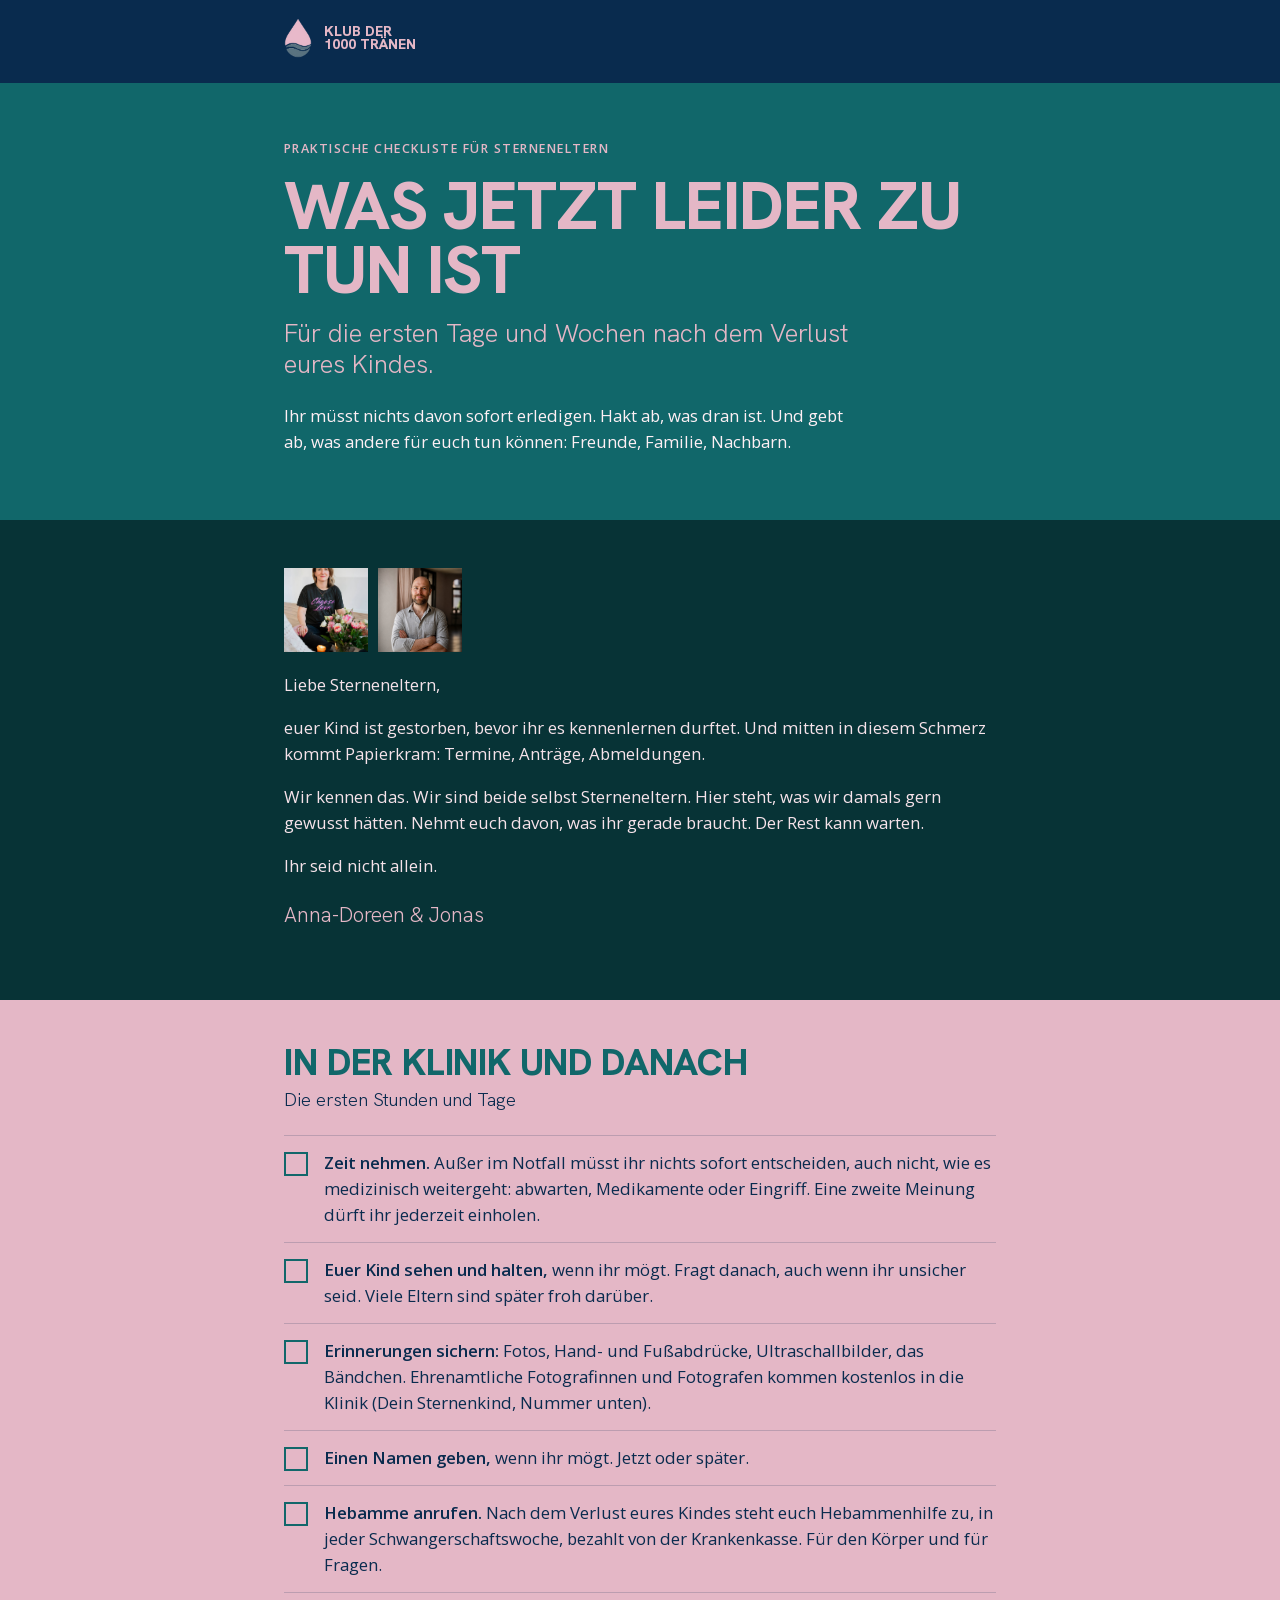
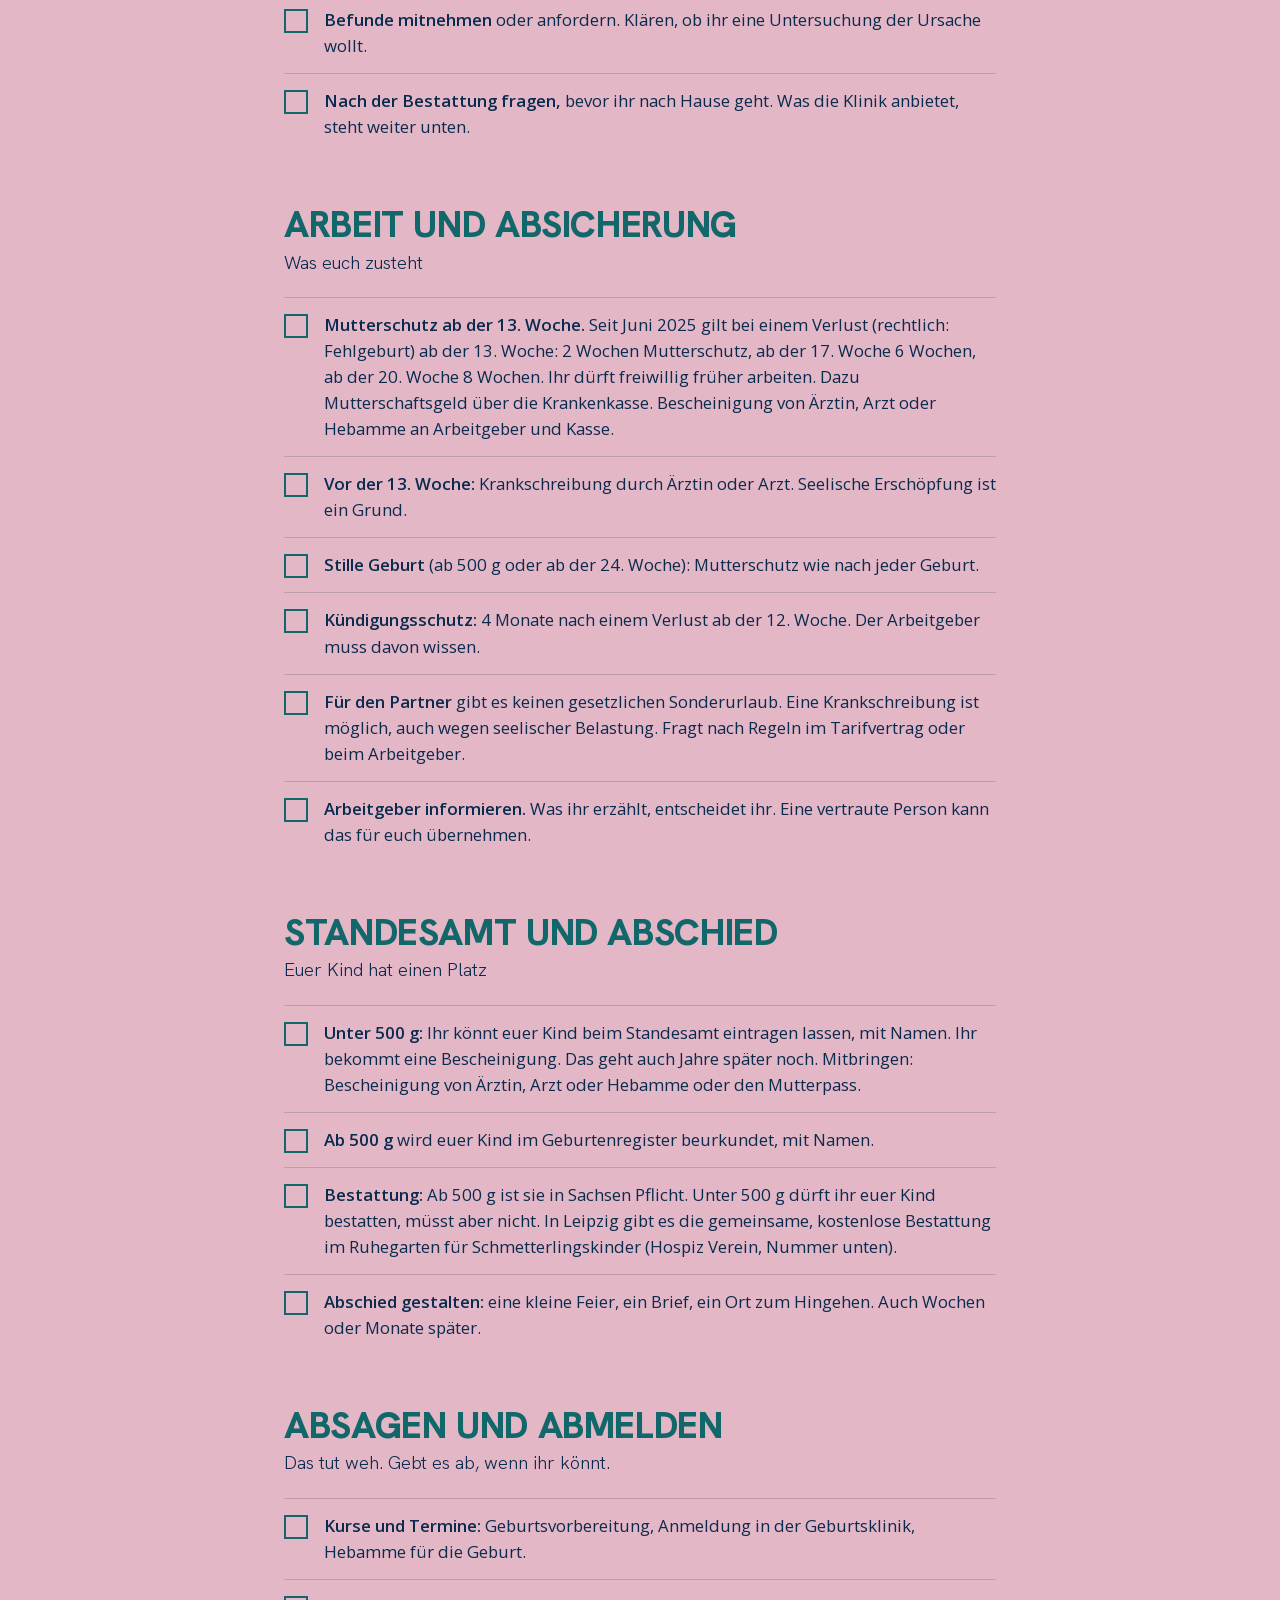
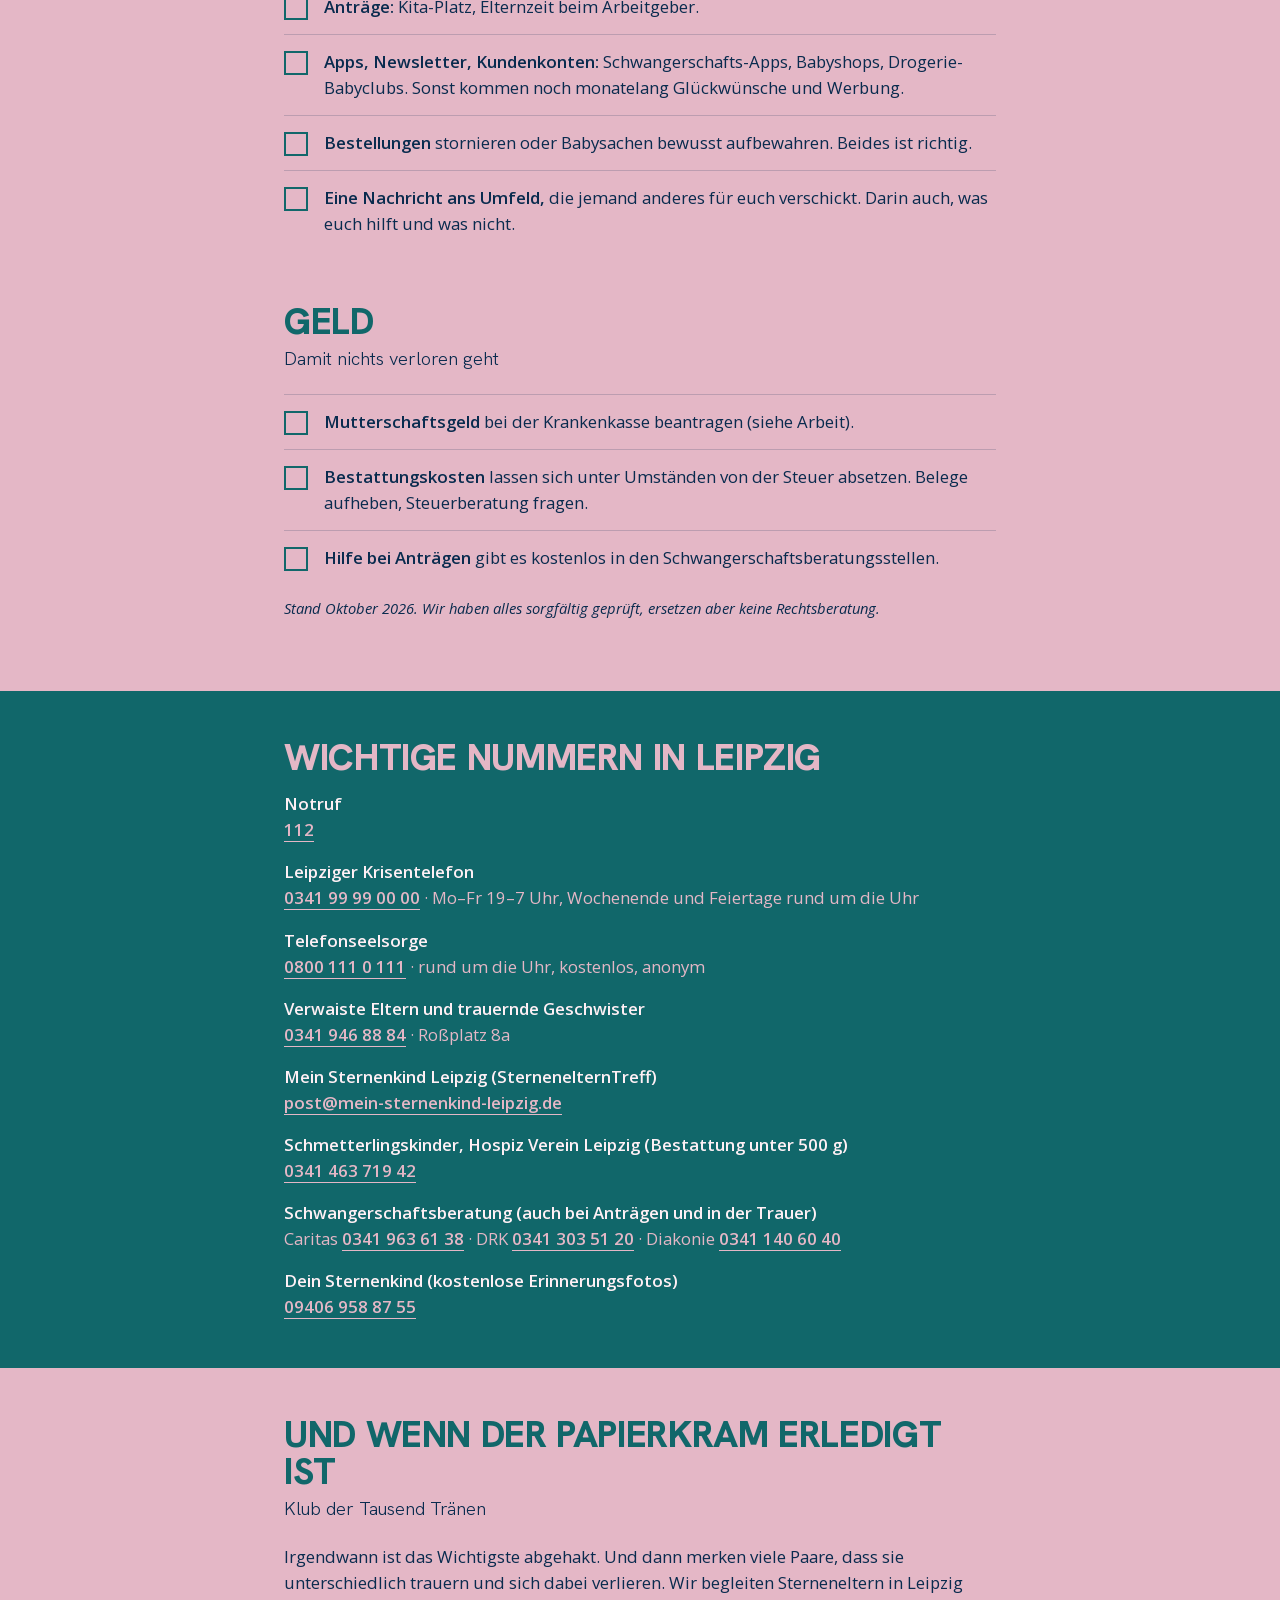
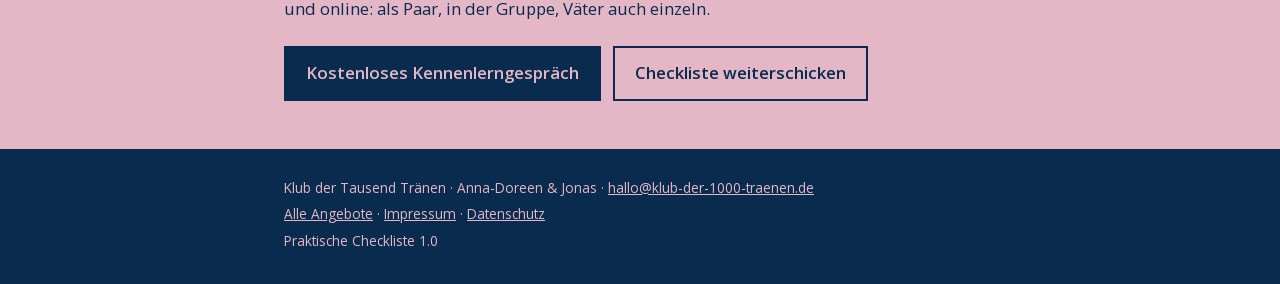
<file: checkliste.html>
<!doctype html>
<html lang="de">
<head>
<meta charset="utf-8">
<title>Was jetzt leider zu tun ist – Praktische Checkliste für Sterneneltern | Klub der Tausend Tränen</title>
<meta name="viewport" content="width=device-width,initial-scale=1">
<meta name="description" content="Praktische Checkliste für Sterneneltern in Leipzig: Klinik, Mutterschutz, Krankschreibung, Standesamt, Bestattung, Absagen und wichtige Nummern. Von Sterneneltern für Sterneneltern.">
<link rel="canonical" href="https://klub-der-1000-traenen.de/checkliste">
<meta property="og:type" content="article">
<meta property="og:site_name" content="Klub der Tausend Tränen">
<meta property="og:locale" content="de_DE">
<meta property="og:title" content="Was jetzt leider zu tun ist – Praktische Checkliste für Sterneneltern">
<meta property="og:description" content="Klinik, Arbeit, Standesamt, Bestattung, Absagen und wichtige Nummern in Leipzig. Von Sterneneltern für Sterneneltern.">
<meta property="og:url" content="https://klub-der-1000-traenen.de/checkliste">
<meta property="og:image" content="https://klub-der-1000-traenen.de/assets/og-image.jpg">
<meta name="twitter:card" content="summary_large_image">
<link rel="stylesheet" href="/assets/fonts.css">
<!-- Praktische Checkliste 1.0 (Werbeflyer 2.0). Der QR-Code im Flyer zeigt auf /checkliste?qr=1-0:
     Dann zählt GoatCounter den Aufruf als /praktische-checkliste-1-0 statt als /checkliste
     und der Parameter wird aus der Adresse entfernt, damit weitergeteilte Links nicht als Scan zählen. -->
<script>
  (function () {
    var p = new URLSearchParams(location.search);
    var v = p.get("qr");
    if (!v) return;
    window.goatcounter = {
      path: "/praktische-checkliste-" + v.replace(/[^0-9a-z-]/gi, ""),
      title: "Praktische Checkliste " + v.replace("-", ".") + " (QR-Code Flyer)"
    };
    p.delete("qr");
    var rest = p.toString();
    history.replaceState(null, "", location.pathname + (rest ? "?" + rest : "") + location.hash);
  })();
</script>
<script data-goatcounter="https://klub1000traenen.goatcounter.com/count" async src="//gc.zgo.at/count.js"></script>
<style>
  :root {
    --color-petrol-deep: #073336;
    --color-petrol:      #11676A;
    --color-petrol-high: #3A8E91;
    --color-rose:        #E4B7C6;
    --color-ink:         #092B4E;
    --font-display: "Safiro", "Hanken Grotesk", "Helvetica Neue", system-ui, sans-serif;
    --font-body:    "Open Sans", system-ui, sans-serif;
  }
  *, *::before, *::after { box-sizing: border-box; }
  html, body { margin: 0; padding: 0; }
  html { background: var(--color-rose); color: var(--color-ink); }
  body { font-family: var(--font-body); font-size: 1.05rem; line-height: 1.55; -webkit-font-smoothing: antialiased; }
  ::selection { background: var(--color-ink); color: var(--color-rose); }
  a { color: inherit; }
  p { margin: 0 0 1em; text-wrap: pretty; }
  .wrap { max-width: 760px; margin: 0 auto; padding: 0 24px; }

  header.top { background: var(--color-ink); padding: 18px 0; }
  .brand { display: inline-flex; align-items: center; gap: 0.7em; text-decoration: none; color: var(--color-rose); }
  .brand img { height: 40px; width: auto; display: block; }
  .brand span { font-family: var(--font-display); font-weight: 800; text-transform: uppercase; line-height: 0.9; font-size: 0.9rem; }
  .brand span b { display: block; font-weight: 800; }

  .hero { background: var(--color-petrol); color: var(--color-rose); padding: 56px 0 48px; }
  .kicker { font-weight: 600; font-size: 0.78rem; letter-spacing: 0.12em; text-transform: uppercase; margin-bottom: 1rem; }
  h1 { font-family: var(--font-display); font-weight: 800; text-transform: uppercase; letter-spacing: -0.015em; line-height: 0.95; font-size: clamp(2.4rem, 9vw, 4.2rem); margin: 0 0 1rem; }
  .echo { font-family: var(--font-display); font-weight: 300; font-size: clamp(1.15rem, 3.6vw, 1.6rem); line-height: 1.2; margin: 0 0 1.5rem; }
  .hero p.lead { color: #fff0f5; max-width: 34em; }

  .letter { background: var(--color-petrol-deep); color: var(--color-rose); padding: 48px 0; }
  .letter__photos { display: flex; gap: 10px; margin-bottom: 1.25rem; }
  .letter__photos img { width: 84px; height: 84px; object-fit: cover; display: block; }
  .letter p { color: #f6e3ea; }
  .letter .sig { font-family: var(--font-display); font-weight: 300; font-size: 1.3rem; color: var(--color-rose); margin-top: 1.25rem; }

  main section { padding: 44px 0 8px; }
  h2 { font-family: var(--font-display); font-weight: 800; text-transform: uppercase; letter-spacing: -0.01em; line-height: 1; font-size: clamp(1.6rem, 6vw, 2.3rem); margin: 0 0 0.35rem; color: var(--color-petrol); }
  .sub { font-family: var(--font-display); font-weight: 300; font-size: 1.15rem; margin: 0 0 1.25rem; }

  ul.check { list-style: none; margin: 0; padding: 0; }
  ul.check li { border-top: 1px solid color-mix(in oklch, var(--color-ink) 18%, transparent); }
  ul.check label { display: grid; grid-template-columns: 28px 1fr; gap: 12px; padding: 14px 0; cursor: pointer; }
  ul.check input { appearance: none; -webkit-appearance: none; width: 24px; height: 24px; margin: 2px 0 0; border: 2px solid var(--color-petrol); background: transparent; cursor: pointer; display: grid; place-items: center; }
  ul.check input:checked { background: var(--color-petrol); }
  ul.check input:checked::after { content: ""; width: 7px; height: 13px; border: solid var(--color-rose); border-width: 0 3px 3px 0; transform: translateY(-2px) rotate(45deg); }
  ul.check input:focus-visible { outline: 3px solid var(--color-ink); outline-offset: 2px; }
  ul.check input:checked + span { opacity: 0.55; }
  ul.check strong { font-weight: 600; }
  .note { font-size: 0.92rem; font-style: italic; margin-top: 0.75rem; }

  .numbers { background: var(--color-petrol); color: var(--color-rose); padding: 48px 0; margin-top: 48px; }
  .numbers h2 { color: var(--color-rose); }
  .numbers dl { margin: 0; }
  .numbers dt { font-weight: 600; color: #fff0f5; margin-top: 1rem; }
  .numbers dd { margin: 0; }
  .numbers dd a { font-weight: 600; text-decoration: none; border-bottom: 1px solid var(--color-rose); white-space: nowrap; }

  .klub { padding: 48px 0; }
  .btn { display: inline-block; background: var(--color-ink); color: var(--color-rose); text-decoration: none; font-weight: 600; padding: 14px 22px; margin: 0.5rem 0.5rem 0 0; border: 0; font: inherit; font-weight: 600; cursor: pointer; }
  .btn--ghost { background: transparent; color: var(--color-ink); box-shadow: inset 0 0 0 2px var(--color-ink); }

  footer { background: var(--color-ink); color: var(--color-rose); font-size: 0.85rem; padding: 28px 0; }
  footer p { margin: 0 0 0.4em; }

  @media print {
    header.top, .klub .btn, footer nav { display: none; }
    html, .hero, .letter, .numbers { background: #fff !important; color: #000 !important; }
    .hero p.lead, .letter p, .numbers dt, h2, .letter .sig { color: #000 !important; }
    main section { padding: 16px 0 0; break-inside: avoid-page; }
  }
</style>
</head>
<body>

<header class="top">
  <div class="wrap">
    <a class="brand" href="/" aria-label="Klub der Tausend Tränen" data-goatcounter-click="checkliste-logo">
      <img src="assets/logo.png" alt="" aria-hidden="true">
      <span><b>Klub der</b><b>1000 Tränen</b></span>
    </a>
  </div>
</header>

<section class="hero">
  <div class="wrap">
    <div class="kicker">Praktische Checkliste für Sterneneltern</div>
    <h1>Was jetzt leider zu tun ist</h1>
    <p class="echo">Für die ersten Tage und Wochen nach dem Verlust eures Kindes.</p>
    <p class="lead">Ihr müsst nichts davon sofort erledigen. Hakt ab, was dran ist. Und gebt ab, was andere für euch tun können: Freunde, Familie, Nachbarn.</p>
  </div>
</section>

<section class="letter">
  <div class="wrap">
    <div class="letter__photos">
      <img src="assets/anna-doreen.jpg" alt="Anna-Doreen">
      <img src="assets/jonas-neu.jpg" alt="Jonas">
    </div>
    <p>Liebe Sterneneltern,</p>
    <p>euer Kind ist gestorben, bevor ihr es kennenlernen durftet. Und mitten in diesem Schmerz kommt Papierkram: Termine, Anträge, Abmeldungen.</p>
    <p>Wir kennen das. Wir sind beide selbst Sterneneltern. Hier steht, was wir damals gern gewusst hätten. Nehmt euch davon, was ihr gerade braucht. Der Rest kann warten.</p>
    <p>Ihr seid nicht allein.</p>
    <p class="sig">Anna-Doreen &amp; Jonas</p>
  </div>
</section>

<main>
  <section id="klinik">
    <div class="wrap">
      <h2>In der Klinik und danach</h2>
      <p class="sub">Die ersten Stunden und Tage</p>
      <ul class="check">
        <li><label><input type="checkbox" data-id="k1"><span><strong>Zeit nehmen.</strong> Außer im Notfall müsst ihr nichts sofort entscheiden, auch nicht, wie es medizinisch weitergeht: abwarten, Medikamente oder Eingriff. Eine zweite Meinung dürft ihr jederzeit einholen.</span></label></li>
        <li><label><input type="checkbox" data-id="k2"><span><strong>Euer Kind sehen und halten,</strong> wenn ihr mögt. Fragt danach, auch wenn ihr unsicher seid. Viele Eltern sind später froh darüber.</span></label></li>
        <li><label><input type="checkbox" data-id="k3"><span><strong>Erinnerungen sichern:</strong> Fotos, Hand- und Fußabdrücke, Ultraschallbilder, das Bändchen. Ehrenamtliche Fotografinnen und Fotografen kommen kostenlos in die Klinik (Dein Sternenkind, Nummer unten).</span></label></li>
        <li><label><input type="checkbox" data-id="k4"><span><strong>Einen Namen geben,</strong> wenn ihr mögt. Jetzt oder später.</span></label></li>
        <li><label><input type="checkbox" data-id="k5"><span><strong>Hebamme anrufen.</strong> Nach dem Verlust eures Kindes steht euch Hebammenhilfe zu, in jeder Schwangerschaftswoche, bezahlt von der Krankenkasse. Für den Körper und für Fragen.</span></label></li>
        <li><label><input type="checkbox" data-id="k6"><span><strong>Befunde mitnehmen</strong> oder anfordern. Klären, ob ihr eine Untersuchung der Ursache wollt.</span></label></li>
        <li><label><input type="checkbox" data-id="k7"><span><strong>Nach der Bestattung fragen,</strong> bevor ihr nach Hause geht. Was die Klinik anbietet, steht weiter unten.</span></label></li>
      </ul>
    </div>
  </section>

  <section id="arbeit">
    <div class="wrap">
      <h2>Arbeit und Absicherung</h2>
      <p class="sub">Was euch zusteht</p>
      <ul class="check">
        <li><label><input type="checkbox" data-id="a1"><span><strong>Mutterschutz ab der 13. Woche.</strong> Seit Juni 2025 gilt bei einem Verlust (rechtlich: Fehlgeburt) ab der 13. Woche: 2 Wochen Mutterschutz, ab der 17. Woche 6 Wochen, ab der 20. Woche 8 Wochen. Ihr dürft freiwillig früher arbeiten. Dazu Mutterschaftsgeld über die Krankenkasse. Bescheinigung von Ärztin, Arzt oder Hebamme an Arbeitgeber und Kasse.</span></label></li>
        <li><label><input type="checkbox" data-id="a2"><span><strong>Vor der 13. Woche:</strong> Krankschreibung durch Ärztin oder Arzt. Seelische Erschöpfung ist ein Grund.</span></label></li>
        <li><label><input type="checkbox" data-id="a3"><span><strong>Stille Geburt</strong> (ab 500 g oder ab der 24. Woche): Mutterschutz wie nach jeder Geburt.</span></label></li>
        <li><label><input type="checkbox" data-id="a4"><span><strong>Kündigungsschutz:</strong> 4 Monate nach einem Verlust ab der 12. Woche. Der Arbeitgeber muss davon wissen.</span></label></li>
        <li><label><input type="checkbox" data-id="a5"><span><strong>Für den Partner</strong> gibt es keinen gesetzlichen Sonderurlaub. Eine Krankschreibung ist möglich, auch wegen seelischer Belastung. Fragt nach Regeln im Tarifvertrag oder beim Arbeitgeber.</span></label></li>
        <li><label><input type="checkbox" data-id="a6"><span><strong>Arbeitgeber informieren.</strong> Was ihr erzählt, entscheidet ihr. Eine vertraute Person kann das für euch übernehmen.</span></label></li>
      </ul>
    </div>
  </section>

  <section id="standesamt">
    <div class="wrap">
      <h2>Standesamt und Abschied</h2>
      <p class="sub">Euer Kind hat einen Platz</p>
      <ul class="check">
        <li><label><input type="checkbox" data-id="s1"><span><strong>Unter 500 g:</strong> Ihr könnt euer Kind beim Standesamt eintragen lassen, mit Namen. Ihr bekommt eine Bescheinigung. Das geht auch Jahre später noch. Mitbringen: Bescheinigung von Ärztin, Arzt oder Hebamme oder den Mutterpass.</span></label></li>
        <li><label><input type="checkbox" data-id="s2"><span><strong>Ab 500 g</strong> wird euer Kind im Geburtenregister beurkundet, mit Namen.</span></label></li>
        <li><label><input type="checkbox" data-id="s3"><span><strong>Bestattung:</strong> Ab 500 g ist sie in Sachsen Pflicht. Unter 500 g dürft ihr euer Kind bestatten, müsst aber nicht. In Leipzig gibt es die gemeinsame, kostenlose Bestattung im Ruhegarten für Schmetterlingskinder (Hospiz Verein, Nummer unten).</span></label></li>
        <li><label><input type="checkbox" data-id="s4"><span><strong>Abschied gestalten:</strong> eine kleine Feier, ein Brief, ein Ort zum Hingehen. Auch Wochen oder Monate später.</span></label></li>
      </ul>
    </div>
  </section>

  <section id="absagen">
    <div class="wrap">
      <h2>Absagen und abmelden</h2>
      <p class="sub">Das tut weh. Gebt es ab, wenn ihr könnt.</p>
      <ul class="check">
        <li><label><input type="checkbox" data-id="b1"><span><strong>Kurse und Termine:</strong> Geburtsvorbereitung, Anmeldung in der Geburtsklinik, Hebamme für die Geburt.</span></label></li>
        <li><label><input type="checkbox" data-id="b2"><span><strong>Anträge:</strong> Kita-Platz, Elternzeit beim Arbeitgeber.</span></label></li>
        <li><label><input type="checkbox" data-id="b3"><span><strong>Apps, Newsletter, Kundenkonten:</strong> Schwangerschafts-Apps, Babyshops, Drogerie-Babyclubs. Sonst kommen noch monatelang Glückwünsche und Werbung.</span></label></li>
        <li><label><input type="checkbox" data-id="b4"><span><strong>Bestellungen</strong> stornieren oder Babysachen bewusst aufbewahren. Beides ist richtig.</span></label></li>
        <li><label><input type="checkbox" data-id="b5"><span><strong>Eine Nachricht ans Umfeld,</strong> die jemand anderes für euch verschickt. Darin auch, was euch hilft und was nicht.</span></label></li>
      </ul>
    </div>
  </section>

  <section id="geld">
    <div class="wrap">
      <h2>Geld</h2>
      <p class="sub">Damit nichts verloren geht</p>
      <ul class="check">
        <li><label><input type="checkbox" data-id="g1"><span><strong>Mutterschaftsgeld</strong> bei der Krankenkasse beantragen (siehe Arbeit).</span></label></li>
        <li><label><input type="checkbox" data-id="g2"><span><strong>Bestattungskosten</strong> lassen sich unter Umständen von der Steuer absetzen. Belege aufheben, Steuerberatung fragen.</span></label></li>
        <li><label><input type="checkbox" data-id="g3"><span><strong>Hilfe bei Anträgen</strong> gibt es kostenlos in den Schwangerschaftsberatungsstellen.</span></label></li>
      </ul>
      <p class="note">Stand Oktober 2026. Wir haben alles sorgfältig geprüft, ersetzen aber keine Rechtsberatung.</p>
    </div>
  </section>

  <section class="numbers" id="nummern">
    <div class="wrap">
      <h2>Wichtige Nummern in Leipzig</h2>
      <dl>
        <dt>Notruf</dt>
        <dd><a href="tel:112">112</a></dd>
        <dt>Leipziger Krisentelefon</dt>
        <dd><a href="tel:+4934199990000">0341 99 99 00 00</a> · Mo–Fr 19–7 Uhr, Wochenende und Feiertage rund um die Uhr</dd>
        <dt>Telefonseelsorge</dt>
        <dd><a href="tel:08001110111">0800 111 0 111</a> · rund um die Uhr, kostenlos, anonym</dd>
        <dt>Verwaiste Eltern und trauernde Geschwister</dt>
        <dd><a href="tel:+493419468884">0341 946 88 84</a> · Roßplatz 8a</dd>
        <dt>Mein Sternenkind Leipzig (SternenelternTreff)</dt>
        <dd><a href="mailto:post@mein-sternenkind-leipzig.de">post@mein-sternenkind-leipzig.de</a></dd>
        <dt>Schmetterlingskinder, Hospiz Verein Leipzig (Bestattung unter 500 g)</dt>
        <dd><a href="tel:+4934146371942">0341 463 719 42</a></dd>
        <dt>Schwangerschaftsberatung (auch bei Anträgen und in der Trauer)</dt>
        <dd>Caritas <a href="tel:+493419636138">0341 963 61 38</a> · DRK <a href="tel:+493413035120">0341 303 51 20</a> · Diakonie <a href="tel:+493411406040">0341 140 60 40</a></dd>
        <dt>Dein Sternenkind (kostenlose Erinnerungsfotos)</dt>
        <dd><a href="tel:+499406958875">09406 958 87 55</a></dd>
      </dl>
    </div>
  </section>

  <section class="klub">
    <div class="wrap">
      <h2>Und wenn der Papierkram erledigt ist</h2>
      <p class="sub">Klub der Tausend Tränen</p>
      <p>Irgendwann ist das Wichtigste abgehakt. Und dann merken viele Paare, dass sie unterschiedlich trauern und sich dabei verlieren. Wir begleiten Sterneneltern in Leipzig und online: als Paar, in der Gruppe, Väter auch einzeln.</p>
      <a class="btn" href="https://calendly.com/klub-der-tausend-traenen/kennenlernen" target="_blank" rel="noopener" data-goatcounter-click="checkliste-kennenlernen">Kostenloses Kennenlerngespräch</a>
      <button class="btn btn--ghost" type="button" id="teilen" data-goatcounter-click="checkliste-teilen">Checkliste weiterschicken</button>
    </div>
  </section>
</main>

<footer>
  <div class="wrap">
    <p>Klub der Tausend Tränen · Anna-Doreen &amp; Jonas · <a href="mailto:hallo@klub-der-1000-traenen.de">hallo@klub-der-1000-traenen.de</a></p>
    <nav><p><a href="/" data-goatcounter-click="checkliste-uebersicht">Alle Angebote</a> · <a href="impressum.html">Impressum</a> · <a href="datenschutz.html">Datenschutz</a></p></nav>
    <p>Praktische Checkliste 1.0</p>
  </div>
</footer>

<script>
  // Abgehakte Punkte bleiben nur in diesem Browser gespeichert.
  (function () {
    var KEY = "checkliste-1-0";
    var done = {};
    try { done = JSON.parse(localStorage.getItem(KEY)) || {}; } catch (e) {}
    document.querySelectorAll("ul.check input").forEach(function (box) {
      box.checked = !!done[box.dataset.id];
      box.addEventListener("change", function () {
        done[box.dataset.id] = box.checked;
        try { localStorage.setItem(KEY, JSON.stringify(done)); } catch (e) {}
      });
    });

    var teilen = document.getElementById("teilen");
    var link = "https://klub-der-1000-traenen.de/checkliste?utm_source=weiterleitung";
    var text = "Eine praktische Checkliste für Sterneneltern, mit wichtigen Nummern in Leipzig:";
    teilen.addEventListener("click", function () {
      if (navigator.share) {
        navigator.share({ title: "Was jetzt leider zu tun ist", text: text, url: link }).catch(function () {});
      } else if (navigator.clipboard) {
        navigator.clipboard.writeText(text + " " + link).then(function () {
          teilen.textContent = "Link kopiert";
        }).catch(function () {});
      }
    });
  })();
</script>
</body>
</html>
</file>
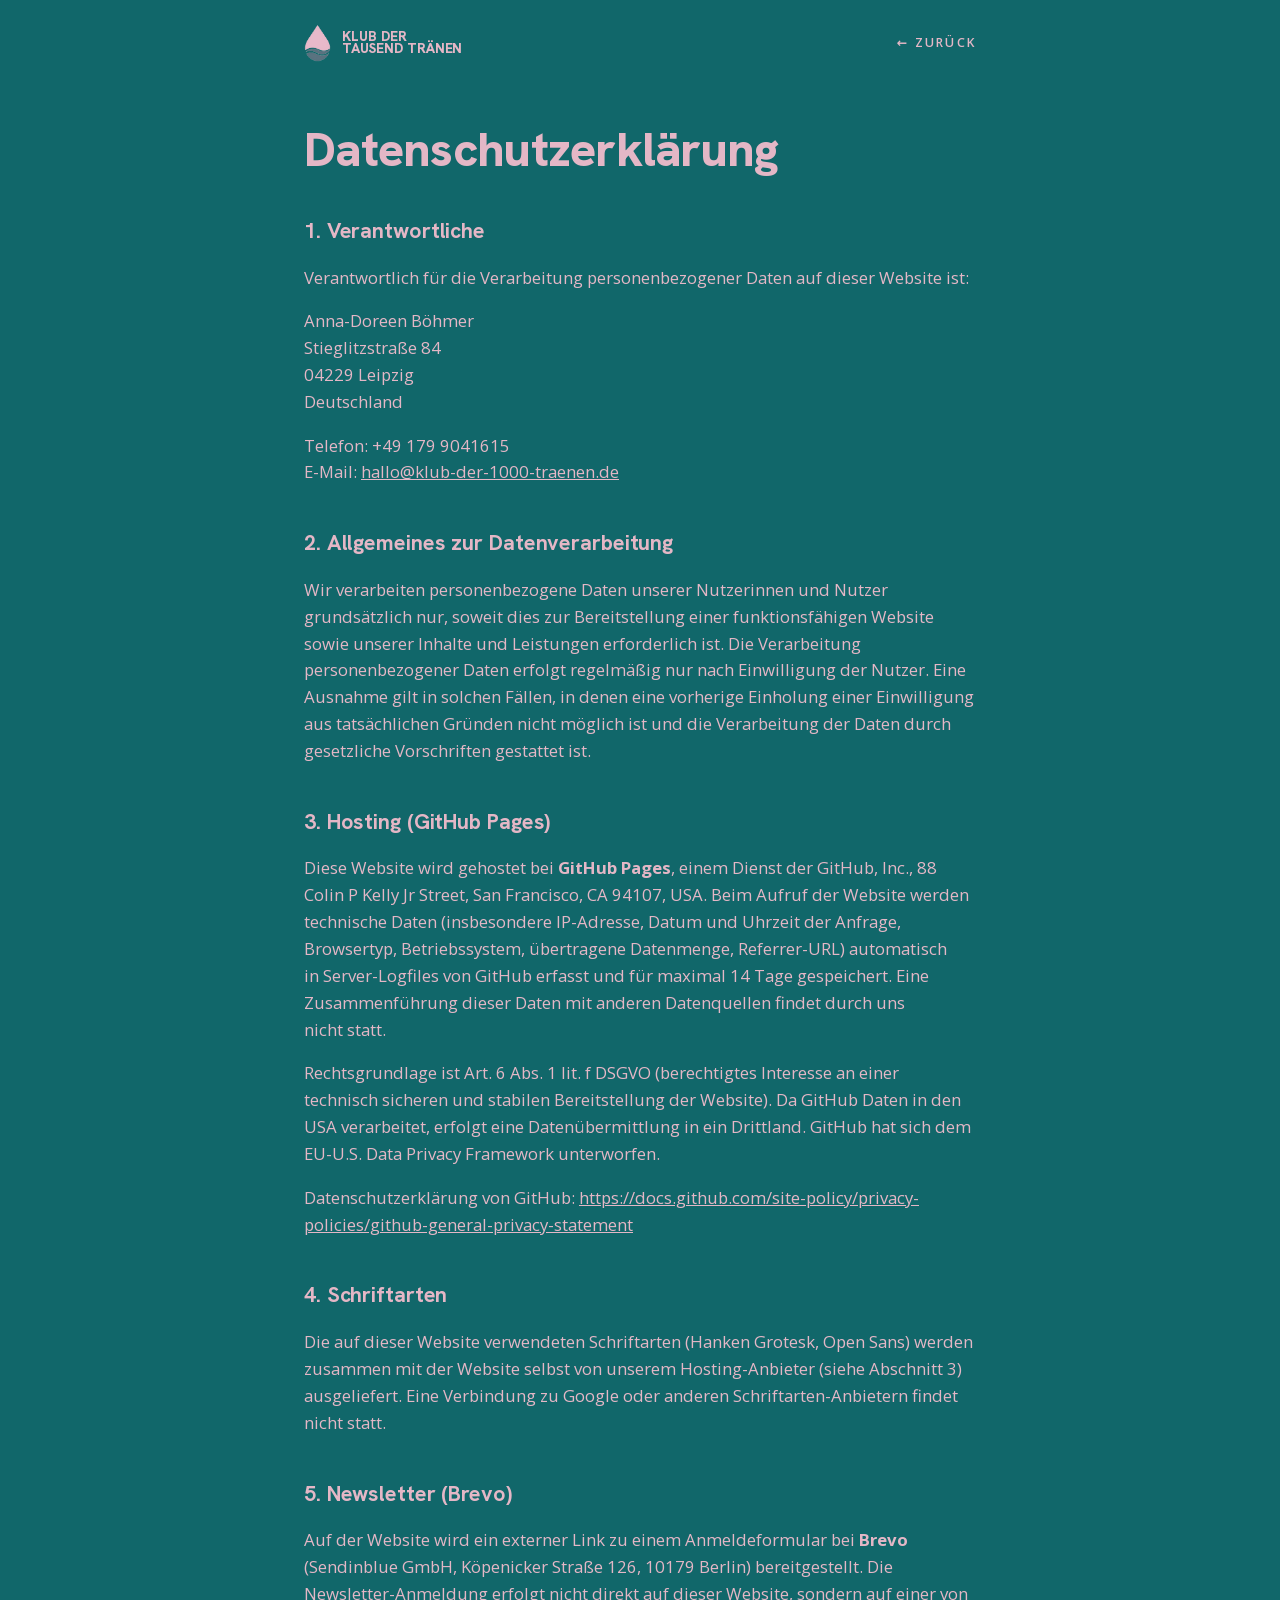
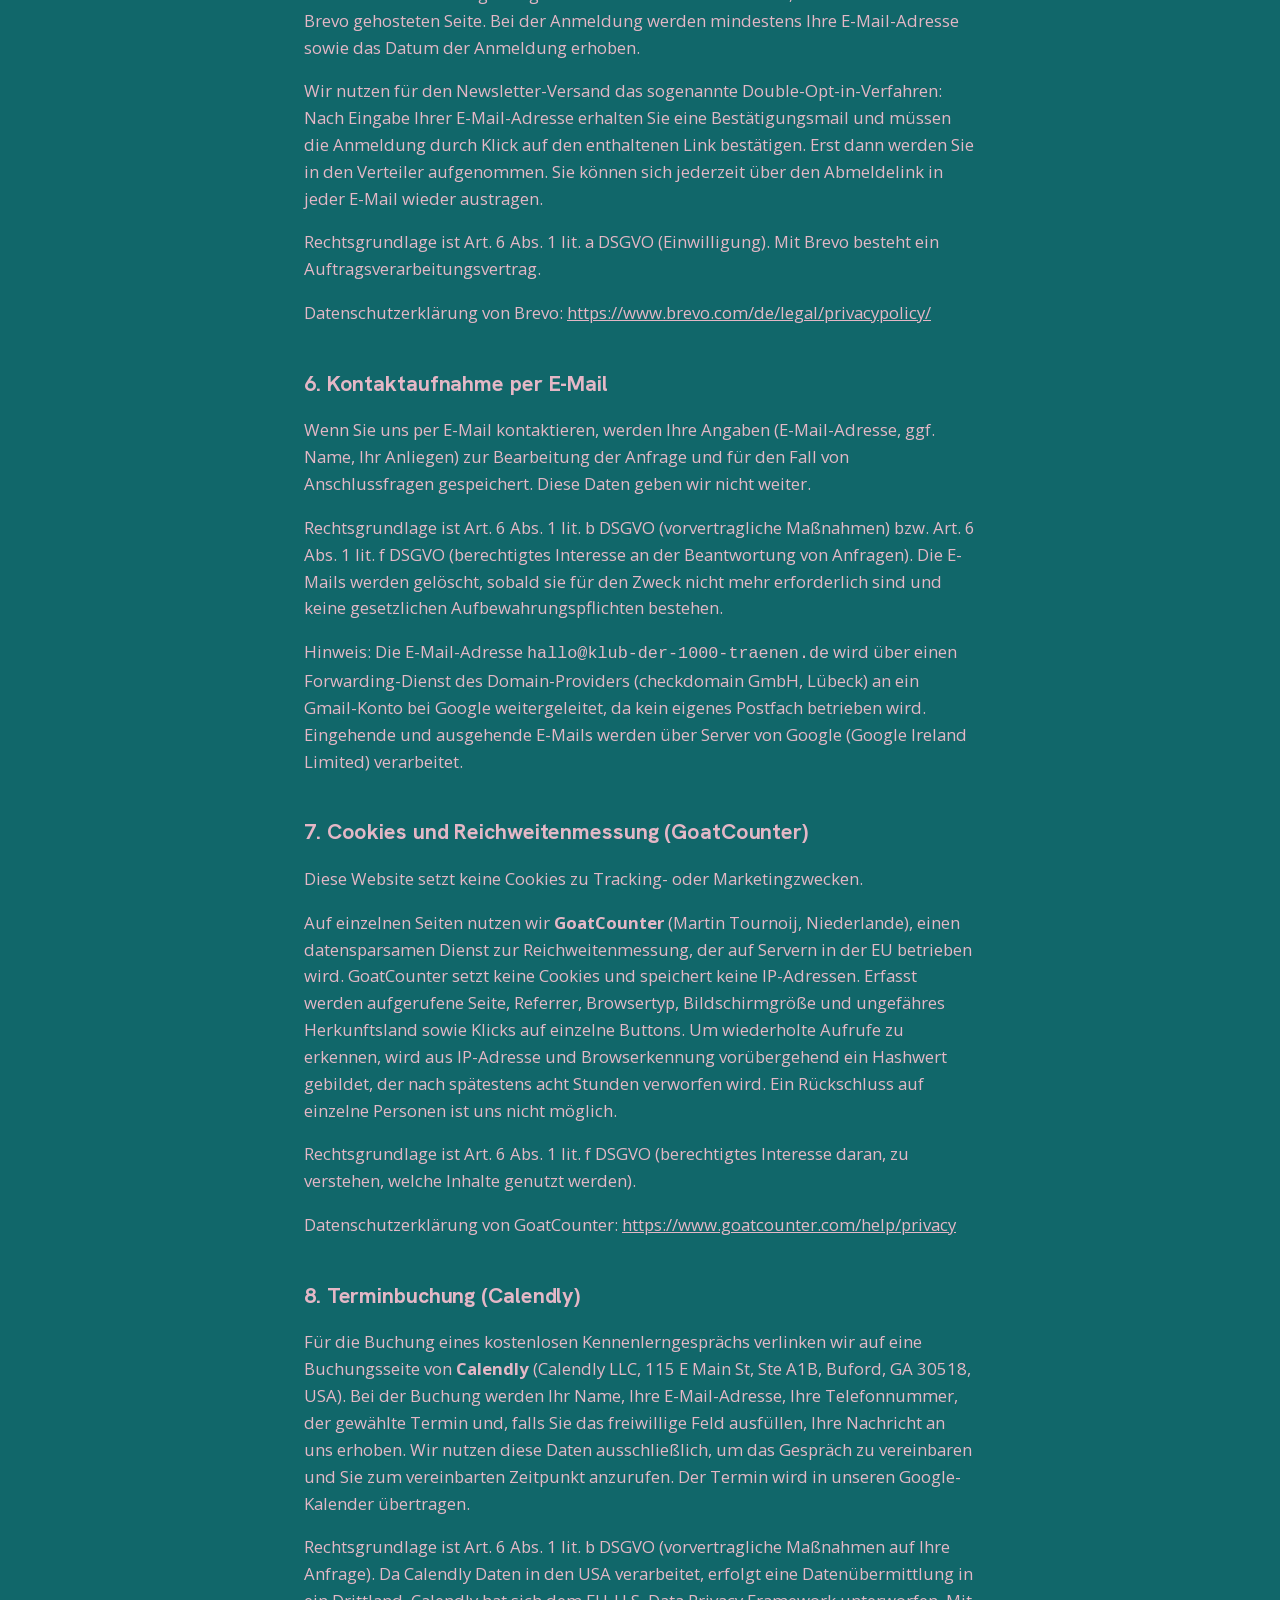
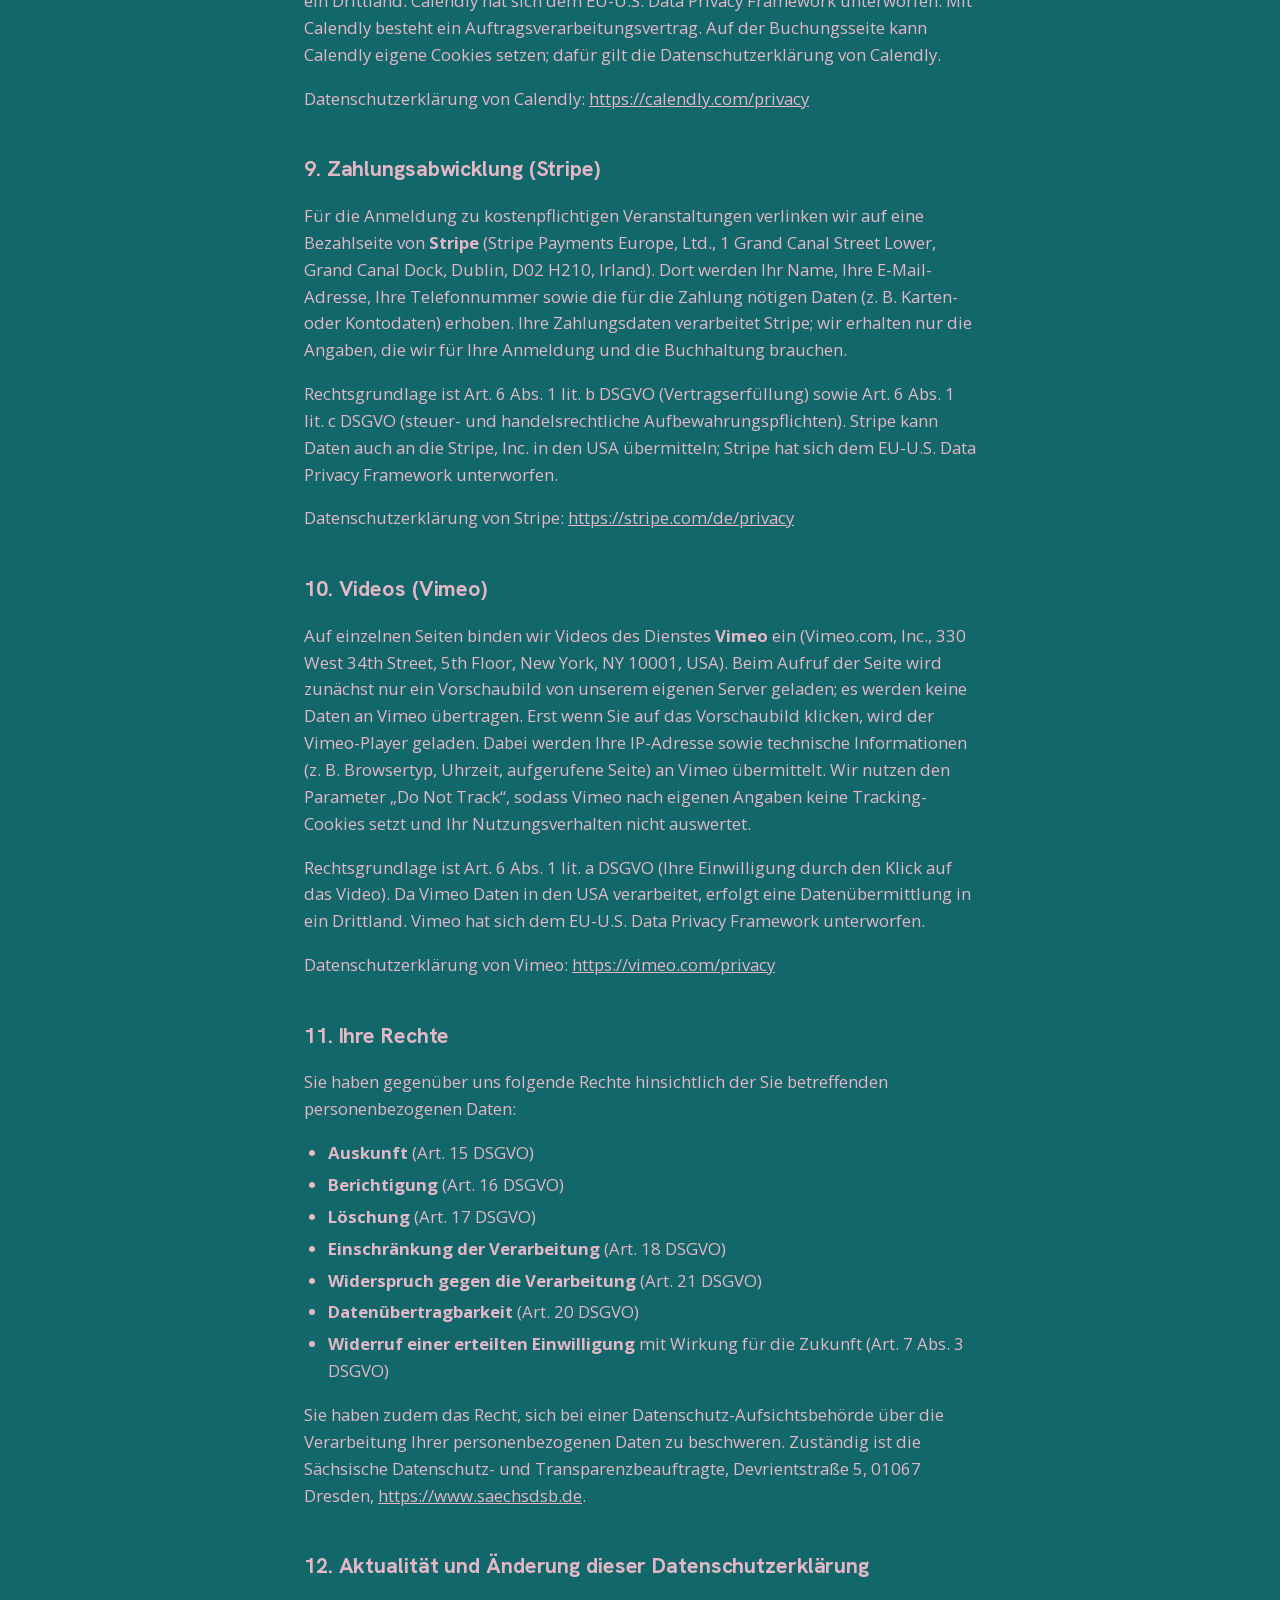
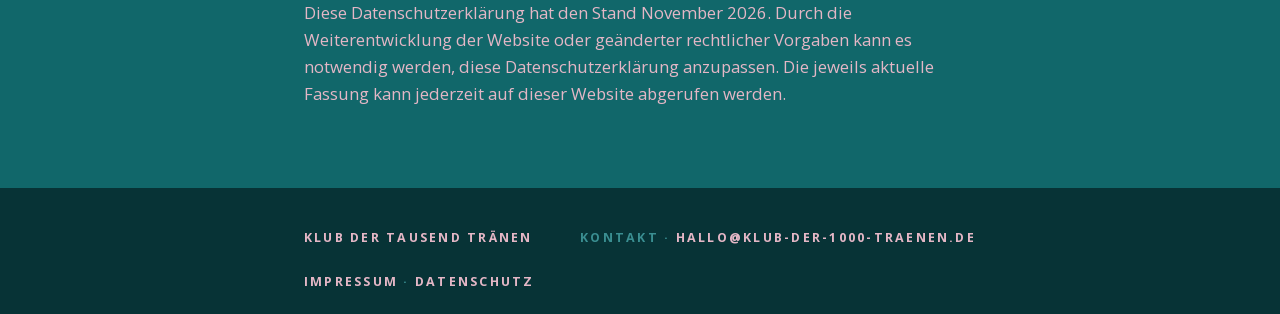
<file: datenschutz.html>
<!doctype html>
<html lang="de">
<head>
<meta charset="utf-8">
<title>Datenschutz — Klub der Tausend Tränen</title>
<meta name="viewport" content="width=device-width,initial-scale=1">
<meta name="description" content="Datenschutzerklärung des Klub der Tausend Tränen.">
<link rel="canonical" href="https://klub-der-1000-traenen.de/datenschutz.html">
<meta property="og:type" content="website">
<meta property="og:site_name" content="Klub der Tausend Tränen">
<meta property="og:locale" content="de_DE">
<meta property="og:title" content="Datenschutz — Klub der Tausend Tränen">
<meta property="og:description" content="Datenschutzerklärung des Klub der Tausend Tränen.">
<meta property="og:url" content="https://klub-der-1000-traenen.de/datenschutz.html">
<link rel="stylesheet" href="/assets/fonts.css">
<style>
  :root {
    --color-petrol-deep: #073336;
    --color-petrol:      #11676A;
    --color-petrol-high: #3A8E91;
    --color-rose:        #E4B7C6;
    --color-ink:         #092B4E;
    --font-display: "Safiro", "Hanken Grotesk", "Helvetica Neue", system-ui, sans-serif;
    --font-body:    "Open Sans", system-ui, sans-serif;
    --space-1: 0.5rem; --space-2: 1rem; --space-3: 1.5rem; --space-4: 2.5rem;
    --space-5: 4rem;
    --container-text: 720px;
  }
  *, *::before, *::after { box-sizing: border-box; }
  html, body { margin: 0; padding: 0; }
  html { background: var(--color-petrol); color: var(--color-rose); }
  body { font-family: var(--font-body); font-size: 1.05rem; line-height: 1.6; -webkit-font-smoothing: antialiased; }
  ::selection { background: var(--color-rose); color: var(--color-ink); }
  .container { max-width: var(--container-text); margin: 0 auto; padding: 0 var(--space-3); }

  header.top { padding: var(--space-3) 0; }
  header.top .row { display: flex; justify-content: space-between; align-items: center; gap: var(--space-3); }
  .brand-mark { display: inline-grid; grid-template-columns: auto auto; align-items: center; gap: 0.7em; text-decoration: none; color: var(--color-rose); }
  .brand-mark__icon { height: 38px; width: auto; display: block; }
  .brand-mark__word { font-family: var(--font-display); font-weight: 800; text-transform: uppercase; color: var(--color-rose); line-height: 0.88; letter-spacing: -0.005em; font-size: 0.85rem; }
  .brand-mark__word span { display: block; }
  .back-link { font-family: var(--font-body); font-weight: 600; font-size: 0.78rem; letter-spacing: 0.18em; text-transform: uppercase; color: var(--color-rose); text-decoration: none; }
  .back-link:hover { text-decoration: underline; }

  main { padding: var(--space-4) 0 var(--space-5); }
  h1 { font-family: var(--font-display); font-weight: 800; font-size: clamp(2rem, 5vw, 3rem); letter-spacing: -0.015em; line-height: 1; margin: 0 0 var(--space-4); color: var(--color-rose); }
  h2 { font-family: var(--font-display); font-weight: 700; font-size: 1.35rem; margin: var(--space-4) 0 var(--space-2); color: var(--color-rose); letter-spacing: -0.005em; }
  p { margin: 0 0 1em 0; text-wrap: pretty; }
  a { color: var(--color-rose); word-break: break-word; }
  a:hover { color: #fff; }
  ul { margin: 0 0 1em 0; padding-left: 1.4em; }
  li { margin-bottom: 0.3em; }
  address { font-style: normal; margin: 0 0 1em; }

  footer.foot { background: var(--color-petrol-deep); padding: var(--space-4) 0 var(--space-3); color: var(--color-petrol-high); font-family: var(--font-body); font-size: 0.78rem; letter-spacing: 0.18em; text-transform: uppercase; font-weight: 700; }
  footer.foot .row { display: flex; justify-content: space-between; gap: var(--space-3); flex-wrap: wrap; }
  footer.foot a { text-decoration: none; }
  footer.foot a:hover { color: var(--color-rose); }
  footer.foot .mark { color: var(--color-rose); }
  @media (max-width: 600px) { footer.foot .row { flex-direction: column; gap: var(--space-1); } }
</style>
</head>
<body>

<header class="top">
  <div class="container row">
    <a class="brand-mark" href="index.html">
      <img class="brand-mark__icon" src="assets/logo.png" alt="">
      <span class="brand-mark__word"><span>Klub der</span><span>Tausend Tränen</span></span>
    </a>
    <a class="back-link" href="index.html">← Zurück</a>
  </div>
</header>

<main>
  <div class="container">
    <h1>Datenschutzerklärung</h1>

    <h2>1. Verantwortliche</h2>
    <p>Verantwortlich für die Verarbeitung personenbezogener Daten auf dieser Website ist:</p>
    <address>
      Anna-Doreen Böhmer<br>
      Stieglitzstraße 84<br>
      04229 Leipzig<br>
      Deutschland
    </address>
    <p>
      Telefon: +49 179 9041615<br>
      E-Mail: <a href="mailto:hallo@klub-der-1000-traenen.de">hallo@klub-der-1000-traenen.de</a>
    </p>

    <h2>2. Allgemeines zur Datenverarbeitung</h2>
    <p>Wir verarbeiten personenbezogene Daten unserer Nutzerinnen und Nutzer grundsätzlich nur, soweit dies zur Bereitstellung einer funktionsfähigen Website sowie unserer Inhalte und Leistungen erforderlich ist. Die Verarbeitung personenbezogener Daten erfolgt regelmäßig nur nach Einwilligung der Nutzer. Eine Ausnahme gilt in solchen Fällen, in denen eine vorherige Einholung einer Einwilligung aus tatsächlichen Gründen nicht möglich ist und die Verarbeitung der Daten durch gesetzliche Vorschriften gestattet ist.</p>

    <h2>3. Hosting (GitHub Pages)</h2>
    <p>Diese Website wird gehostet bei <strong>GitHub Pages</strong>, einem Dienst der GitHub, Inc., 88 Colin P Kelly Jr Street, San Francisco, CA 94107, USA. Beim Aufruf der Website werden technische Daten (insbesondere IP-Adresse, Datum und Uhrzeit der Anfrage, Browsertyp, Betriebssystem, übertragene Datenmenge, Referrer-URL) automatisch in Server-Logfiles von GitHub erfasst und für maximal 14 Tage gespeichert. Eine Zusammenführung dieser Daten mit anderen Datenquellen findet durch uns nicht statt.</p>
    <p>Rechtsgrundlage ist Art. 6 Abs. 1 lit. f DSGVO (berechtigtes Interesse an einer technisch sicheren und stabilen Bereitstellung der Website). Da GitHub Daten in den USA verarbeitet, erfolgt eine Datenübermittlung in ein Drittland. GitHub hat sich dem EU-U.S. Data Privacy Framework unterworfen.</p>
    <p>Datenschutzerklärung von GitHub: <a href="https://docs.github.com/site-policy/privacy-policies/github-general-privacy-statement">https://docs.github.com/site-policy/privacy-policies/github-general-privacy-statement</a></p>

    <h2>4. Schriftarten</h2>
    <p>Die auf dieser Website verwendeten Schriftarten (Hanken Grotesk, Open Sans) werden zusammen mit der Website selbst von unserem Hosting-Anbieter (siehe Abschnitt 3) ausgeliefert. Eine Verbindung zu Google oder anderen Schriftarten-Anbietern findet nicht statt.</p>

    <h2>5. Newsletter (Brevo)</h2>
    <p>Auf der Website wird ein externer Link zu einem Anmeldeformular bei <strong>Brevo</strong> (Sendinblue GmbH, Köpenicker Straße 126, 10179 Berlin) bereitgestellt. Die Newsletter-Anmeldung erfolgt nicht direkt auf dieser Website, sondern auf einer von Brevo gehosteten Seite. Bei der Anmeldung werden mindestens Ihre E-Mail-Adresse sowie das Datum der Anmeldung erhoben.</p>
    <p>Wir nutzen für den Newsletter-Versand das sogenannte Double-Opt-in-Verfahren: Nach Eingabe Ihrer E-Mail-Adresse erhalten Sie eine Bestätigungsmail und müssen die Anmeldung durch Klick auf den enthaltenen Link bestätigen. Erst dann werden Sie in den Verteiler aufgenommen. Sie können sich jederzeit über den Abmeldelink in jeder E-Mail wieder austragen.</p>
    <p>Rechtsgrundlage ist Art. 6 Abs. 1 lit. a DSGVO (Einwilligung). Mit Brevo besteht ein Auftragsverarbeitungsvertrag.</p>
    <p>Datenschutzerklärung von Brevo: <a href="https://www.brevo.com/de/legal/privacypolicy/">https://www.brevo.com/de/legal/privacypolicy/</a></p>

    <h2>6. Kontaktaufnahme per E-Mail</h2>
    <p>Wenn Sie uns per E-Mail kontaktieren, werden Ihre Angaben (E-Mail-Adresse, ggf. Name, Ihr Anliegen) zur Bearbeitung der Anfrage und für den Fall von Anschlussfragen gespeichert. Diese Daten geben wir nicht weiter.</p>
    <p>Rechtsgrundlage ist Art. 6 Abs. 1 lit. b DSGVO (vorvertragliche Maßnahmen) bzw. Art. 6 Abs. 1 lit. f DSGVO (berechtigtes Interesse an der Beantwortung von Anfragen). Die E-Mails werden gelöscht, sobald sie für den Zweck nicht mehr erforderlich sind und keine gesetzlichen Aufbewahrungspflichten bestehen.</p>
    <p>Hinweis: Die E-Mail-Adresse <code>hallo@klub-der-1000-traenen.de</code> wird über einen Forwarding-Dienst des Domain-Providers (checkdomain GmbH, Lübeck) an ein Gmail-Konto bei Google weitergeleitet, da kein eigenes Postfach betrieben wird. Eingehende und ausgehende E-Mails werden über Server von Google (Google Ireland Limited) verarbeitet.</p>

    <h2>7. Cookies und Reichweitenmessung (GoatCounter)</h2>
    <p>Diese Website setzt keine Cookies zu Tracking- oder Marketingzwecken.</p>
    <p>Auf einzelnen Seiten nutzen wir <strong>GoatCounter</strong> (Martin Tournoij, Niederlande), einen datensparsamen Dienst zur Reichweitenmessung, der auf Servern in der EU betrieben wird. GoatCounter setzt keine Cookies und speichert keine IP-Adressen. Erfasst werden aufgerufene Seite, Referrer, Browsertyp, Bildschirmgröße und ungefähres Herkunftsland sowie Klicks auf einzelne Buttons. Um wiederholte Aufrufe zu erkennen, wird aus IP-Adresse und Browserkennung vorübergehend ein Hashwert gebildet, der nach spätestens acht Stunden verworfen wird. Ein Rückschluss auf einzelne Personen ist uns nicht möglich.</p>
    <p>Rechtsgrundlage ist Art. 6 Abs. 1 lit. f DSGVO (berechtigtes Interesse daran, zu verstehen, welche Inhalte genutzt werden).</p>
    <p>Datenschutzerklärung von GoatCounter: <a href="https://www.goatcounter.com/help/privacy">https://www.goatcounter.com/help/privacy</a></p>

    <h2>8. Terminbuchung (Calendly)</h2>
    <p>Für die Buchung eines kostenlosen Kennenlerngesprächs verlinken wir auf eine Buchungsseite von <strong>Calendly</strong> (Calendly LLC, 115 E Main St, Ste A1B, Buford, GA 30518, USA). Bei der Buchung werden Ihr Name, Ihre E-Mail-Adresse, Ihre Telefonnummer, der gewählte Termin und, falls Sie das freiwillige Feld ausfüllen, Ihre Nachricht an uns erhoben. Wir nutzen diese Daten ausschließlich, um das Gespräch zu vereinbaren und Sie zum vereinbarten Zeitpunkt anzurufen. Der Termin wird in unseren Google-Kalender übertragen.</p>
    <p>Rechtsgrundlage ist Art. 6 Abs. 1 lit. b DSGVO (vorvertragliche Maßnahmen auf Ihre Anfrage). Da Calendly Daten in den USA verarbeitet, erfolgt eine Datenübermittlung in ein Drittland. Calendly hat sich dem EU-U.S. Data Privacy Framework unterworfen. Mit Calendly besteht ein Auftragsverarbeitungsvertrag. Auf der Buchungsseite kann Calendly eigene Cookies setzen; dafür gilt die Datenschutzerklärung von Calendly.</p>
    <p>Datenschutzerklärung von Calendly: <a href="https://calendly.com/privacy">https://calendly.com/privacy</a></p>

    <h2>9. Zahlungsabwicklung (Stripe)</h2>
    <p>Für die Anmeldung zu kostenpflichtigen Veranstaltungen verlinken wir auf eine Bezahlseite von <strong>Stripe</strong> (Stripe Payments Europe, Ltd., 1 Grand Canal Street Lower, Grand Canal Dock, Dublin, D02 H210, Irland). Dort werden Ihr Name, Ihre E-Mail-Adresse, Ihre Telefonnummer sowie die für die Zahlung nötigen Daten (z. B. Karten- oder Kontodaten) erhoben. Ihre Zahlungsdaten verarbeitet Stripe; wir erhalten nur die Angaben, die wir für Ihre Anmeldung und die Buchhaltung brauchen.</p>
    <p>Rechtsgrundlage ist Art. 6 Abs. 1 lit. b DSGVO (Vertragserfüllung) sowie Art. 6 Abs. 1 lit. c DSGVO (steuer- und handelsrechtliche Aufbewahrungspflichten). Stripe kann Daten auch an die Stripe, Inc. in den USA übermitteln; Stripe hat sich dem EU-U.S. Data Privacy Framework unterworfen.</p>
    <p>Datenschutzerklärung von Stripe: <a href="https://stripe.com/de/privacy">https://stripe.com/de/privacy</a></p>

    <h2>10. Videos (Vimeo)</h2>
    <p>Auf einzelnen Seiten binden wir Videos des Dienstes <strong>Vimeo</strong> ein (Vimeo.com, Inc., 330 West 34th Street, 5th Floor, New York, NY 10001, USA). Beim Aufruf der Seite wird zunächst nur ein Vorschaubild von unserem eigenen Server geladen; es werden keine Daten an Vimeo übertragen. Erst wenn Sie auf das Vorschaubild klicken, wird der Vimeo-Player geladen. Dabei werden Ihre IP-Adresse sowie technische Informationen (z. B. Browsertyp, Uhrzeit, aufgerufene Seite) an Vimeo übermittelt. Wir nutzen den Parameter „Do Not Track“, sodass Vimeo nach eigenen Angaben keine Tracking-Cookies setzt und Ihr Nutzungsverhalten nicht auswertet.</p>
    <p>Rechtsgrundlage ist Art. 6 Abs. 1 lit. a DSGVO (Ihre Einwilligung durch den Klick auf das Video). Da Vimeo Daten in den USA verarbeitet, erfolgt eine Datenübermittlung in ein Drittland. Vimeo hat sich dem EU-U.S. Data Privacy Framework unterworfen.</p>
    <p>Datenschutzerklärung von Vimeo: <a href="https://vimeo.com/privacy">https://vimeo.com/privacy</a></p>

    <h2>11. Ihre Rechte</h2>
    <p>Sie haben gegenüber uns folgende Rechte hinsichtlich der Sie betreffenden personenbezogenen Daten:</p>
    <ul>
      <li><strong>Auskunft</strong> (Art. 15 DSGVO)</li>
      <li><strong>Berichtigung</strong> (Art. 16 DSGVO)</li>
      <li><strong>Löschung</strong> (Art. 17 DSGVO)</li>
      <li><strong>Einschränkung der Verarbeitung</strong> (Art. 18 DSGVO)</li>
      <li><strong>Widerspruch gegen die Verarbeitung</strong> (Art. 21 DSGVO)</li>
      <li><strong>Datenübertragbarkeit</strong> (Art. 20 DSGVO)</li>
      <li><strong>Widerruf einer erteilten Einwilligung</strong> mit Wirkung für die Zukunft (Art. 7 Abs. 3 DSGVO)</li>
    </ul>
    <p>Sie haben zudem das Recht, sich bei einer Datenschutz-Aufsichtsbehörde über die Verarbeitung Ihrer personenbezogenen Daten zu beschweren. Zuständig ist die Sächsische Datenschutz- und Transparenzbeauftragte, Devrientstraße 5, 01067 Dresden, <a href="https://www.saechsdsb.de">https://www.saechsdsb.de</a>.</p>

    <h2>12. Aktualität und Änderung dieser Datenschutzerklärung</h2>
    <p>Diese Datenschutzerklärung hat den Stand November 2026. Durch die Weiterentwicklung der Website oder geänderter rechtlicher Vorgaben kann es notwendig werden, diese Datenschutzerklärung anzupassen. Die jeweils aktuelle Fassung kann jederzeit auf dieser Website abgerufen werden.</p>
  </div>
</main>

<footer class="foot">
  <div class="container row">
    <span class="mark">Klub der Tausend Tränen</span>
    <span>Kontakt · <a href="mailto:hallo@klub-der-1000-traenen.de">hallo@klub-der-1000-traenen.de</a></span>
    <span><a href="impressum.html">Impressum</a> · <a href="datenschutz.html">Datenschutz</a></span>
  </div>
</footer>

</body>
</html>
</file>
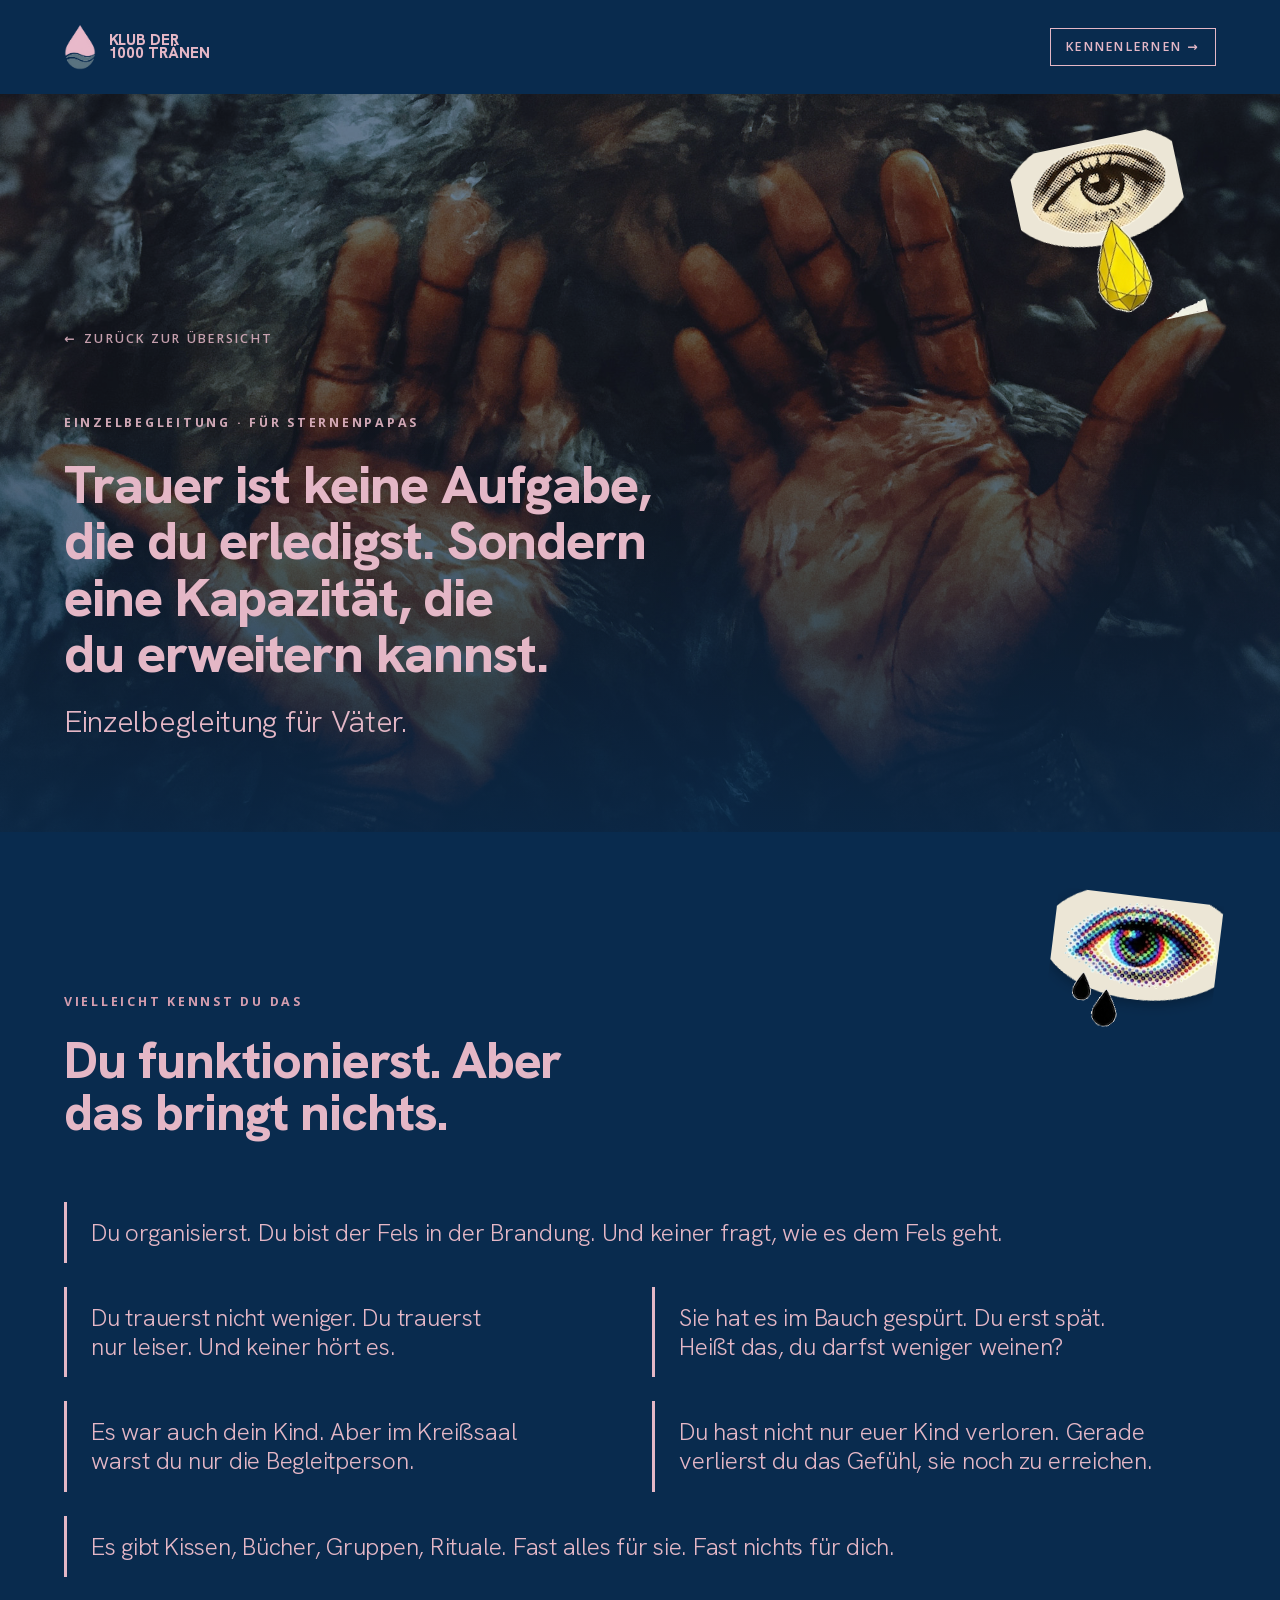
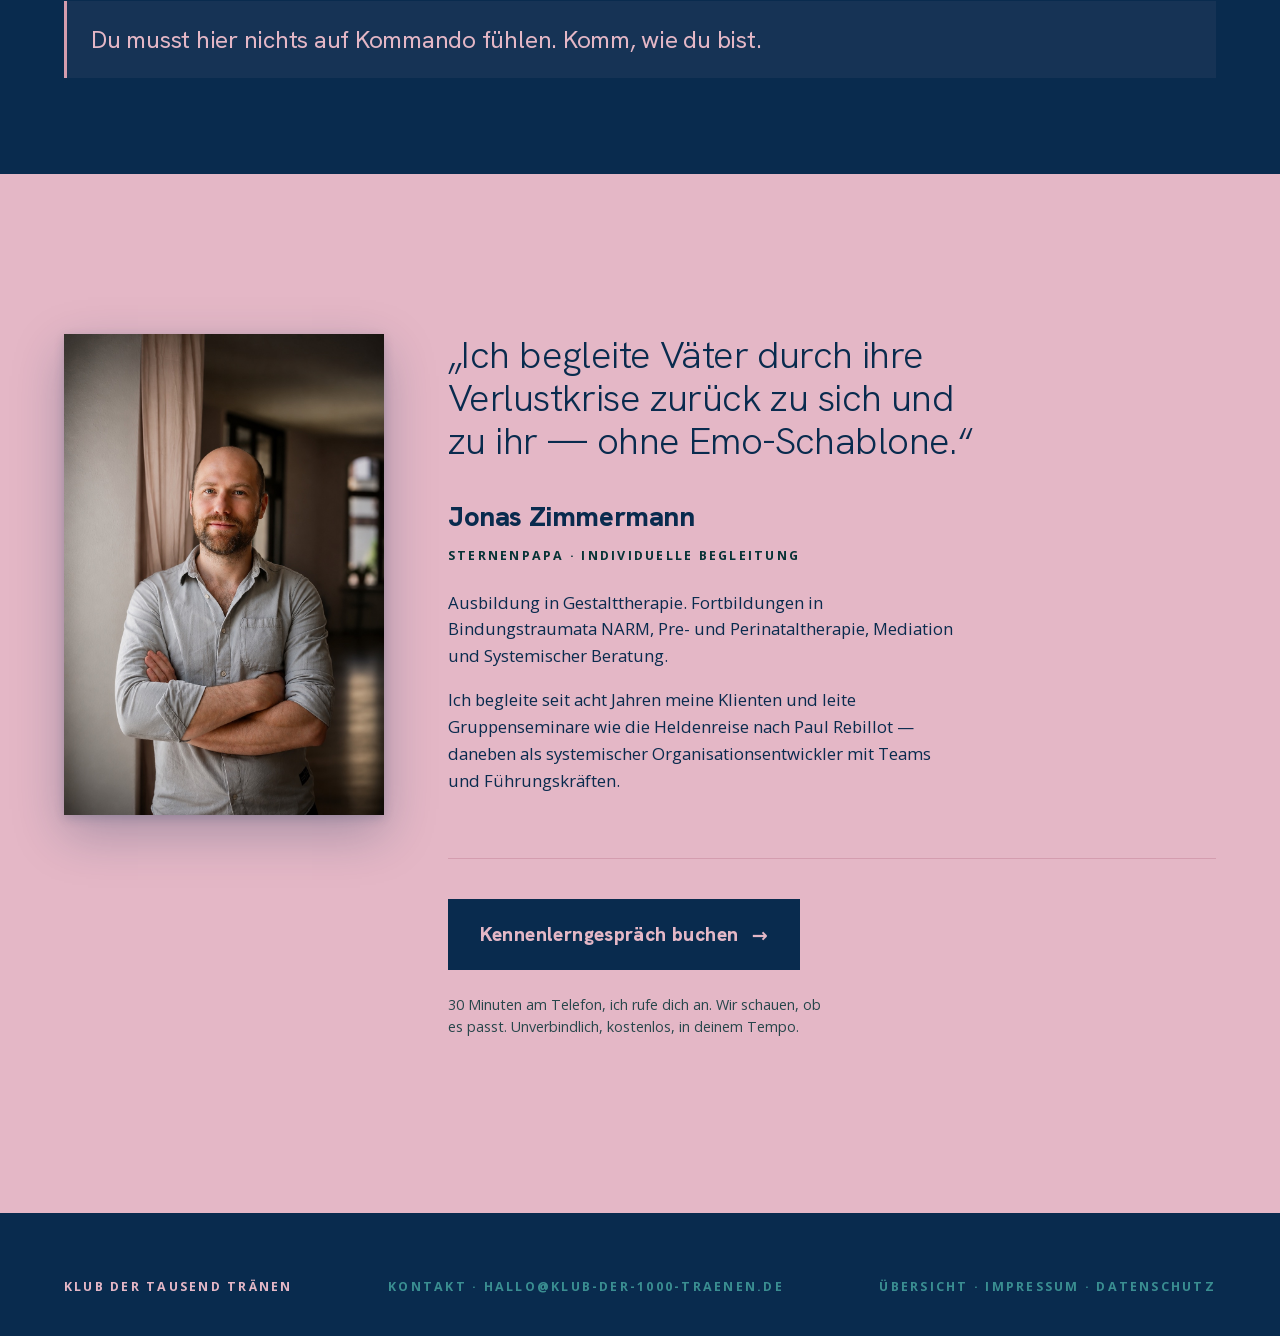
<file: einzelbegleitung-vaeter.html>
<!doctype html>
<html lang="de">
<head>
<meta charset="utf-8">
<title>Einzelbegleitung für trauernde Väter – Klub der Tausend Tränen</title>
<meta name="viewport" content="width=device-width,initial-scale=1">
<meta name="description" content="Trauerbegleitung für Väter nach dem Verlust eines Kindes. Einzelgespräche in Leipzig oder online, begleitet von einem betroffenen Vater.">
<link rel="canonical" href="https://klub-der-1000-traenen.de/einzelbegleitung-vaeter.html">

<meta property="og:type" content="article">
<meta property="og:site_name" content="Klub der Tausend Tränen">
<meta property="og:locale" content="de_DE">
<meta property="og:title" content="Einzelbegleitung für trauernde Väter – Klub der Tausend Tränen">
<meta property="og:description" content="Trauerbegleitung für Väter nach dem Verlust eines Kindes. Einzelgespräche in Leipzig oder online, begleitet von einem betroffenen Vater.">
<meta property="og:url" content="https://klub-der-1000-traenen.de/einzelbegleitung-vaeter.html">
<meta property="og:image" content="https://klub-der-1000-traenen.de/assets/og-image.jpg">
<meta property="og:image:width" content="1200">
<meta property="og:image:height" content="630">
<meta property="og:image:alt" content="Zwei geöffnete Hände, die Wasser halten">
<meta name="twitter:card" content="summary_large_image">
<meta name="twitter:title" content="Einzelbegleitung für trauernde Väter – Klub der Tausend Tränen">
<meta name="twitter:description" content="Trauerbegleitung für Väter nach dem Verlust eines Kindes. Einzelgespräche in Leipzig oder online, begleitet von einem betroffenen Vater.">
<meta name="twitter:image" content="https://klub-der-1000-traenen.de/assets/og-image.jpg">
<link rel="stylesheet" href="/assets/fonts.css">
<style>
  :root {
    --color-petrol-deep: #073336;
    --color-petrol:      #11676A;
    --color-petrol-high: #3A8E91;
    --color-rose:        #E4B7C6;
    --color-rose-deep:   #D49DAF;
    --color-ink:         #092B4E;

    --font-display: "Safiro", "Hanken Grotesk", "Helvetica Neue", system-ui, sans-serif;
    --font-body:    "Open Sans", system-ui, sans-serif;

    --space-1: 0.5rem; --space-2: 1rem; --space-3: 1.5rem; --space-4: 2.5rem;
    --space-5: 4rem;   --space-6: 6rem;  --space-7: 10rem;

    --container: 1200px;
    --container-text: 760px;
  }
  *, *::before, *::after { box-sizing: border-box; }
  html, body { margin: 0; padding: 0; }
  html { background: var(--color-rose); color: var(--color-ink); scroll-behavior: smooth; }
  body { font-family: var(--font-body); font-size: 1.1rem; line-height: 1.55; -webkit-font-smoothing: antialiased; text-rendering: optimizeLegibility; }
  ::selection { background: var(--color-ink); color: var(--color-rose); }

  h1, h2 { font-family: var(--font-display); font-weight: 800; letter-spacing: -0.015em; line-height: 0.95; margin: 0; }
  h3 { font-family: var(--font-display); font-weight: 300; letter-spacing: 0; line-height: 1.05; margin: 0; }
  p { margin: 0 0 1em 0; text-wrap: pretty; }
  a { color: inherit; }

  .container { max-width: var(--container); margin: 0 auto; padding: 0 var(--space-3); }
  .container--text { max-width: var(--container-text); margin: 0 auto; padding: 0 var(--space-3); }

  /* ============ HEADER ============ */
  header.top {
    position: relative; z-index: 10;
    padding: var(--space-3) 0;
    background: var(--color-ink);
  }
  header.top .row {
    display: flex; justify-content: space-between; align-items: center; gap: var(--space-3);
  }
  .brand-mark {
    display: inline-grid; grid-template-columns: auto auto; align-items: center; gap: 0.7em;
    text-decoration: none; color: var(--color-rose);
  }
  .brand-mark__icon { height: 46px; width: auto; display: block; }
  .brand-mark__word {
    font-family: var(--font-display); font-weight: 800; text-transform: uppercase;
    color: var(--color-rose); line-height: 0.88; letter-spacing: -0.005em;
    font-size: 0.95rem;
  }
  .brand-mark__word span { display: block; }
  .header-cta {
    font-family: var(--font-body); font-weight: 600; font-size: 0.78rem;
    letter-spacing: 0.18em; text-transform: uppercase; color: var(--color-rose);
    text-decoration: none; padding: 0.7em 1.2em;
    border: 1px solid var(--color-rose);
    transition: background 120ms ease, color 120ms ease;
    white-space: nowrap;
  }
  .header-cta:hover { background: var(--color-rose); color: var(--color-ink); }

  /* ============ EYE OVERLAYS ============ */
  .eye-overlay {
    position: absolute;
    pointer-events: none;
    user-select: none;
    z-index: 5;
    width: clamp(140px, 13vw, 200px);
  }
  .eye-overlay img { width: 100%; height: auto; display: block; }

  /* ============ PAGE HERO (full-bleed) ============ */
  .page-hero {
    position: relative;
    min-height: clamp(520px, 82vh, 820px);
    background: var(--color-ink);
    overflow: hidden;
    display: flex; align-items: flex-end;
  }
  .page-hero__photo {
    position: absolute; inset: 0; z-index: 0;
    background: url("assets/hero-hand-water.jpg") center center / cover no-repeat;
    background-color: var(--color-ink);
  }
  .page-hero__overlay {
    position: absolute; inset: 0; z-index: 0;
    background-color: var(--color-ink);
    mix-blend-mode: multiply;
    opacity: 0.62;
  }
  .page-hero__deepen {
    position: absolute; inset: 0; z-index: 0;
    background: linear-gradient(180deg, rgba(9,43,78,0.0) 0%, rgba(9,43,78,0.0) 42%, rgba(9,43,78,0.78) 100%);
  }
  .page-hero__deco { position: absolute; inset: 0 0 48% 0; pointer-events: none; z-index: 2; }
  .page-hero .eye-overlay.eye--gem { top: 12%; right: 7%; left: auto; transform: rotate(-12deg); }
  .page-hero__inner {
    position: relative; z-index: 3;
    width: 100%;
    padding: var(--space-6) 0 var(--space-5);
  }
  .page-hero__back {
    display: inline-flex; align-items: center; gap: 0.6em;
    font-family: var(--font-body); font-weight: 600; font-size: 0.78rem;
    letter-spacing: 0.18em; text-transform: uppercase; color: var(--color-rose);
    text-decoration: none;
    margin-bottom: var(--space-5);
    transition: opacity 120ms ease;
    opacity: 0.85;
  }
  .page-hero__back::before { content: "←"; font-family: var(--font-body); }
  .page-hero__back:hover { opacity: 1; }
  .page-hero__kicker {
    font-family: var(--font-body); font-weight: 700; font-size: 0.78rem;
    letter-spacing: 0.22em; text-transform: uppercase; color: var(--color-rose);
    opacity: 0.9;
    margin-bottom: var(--space-3);
  }
  .page-hero__title {
    color: var(--color-rose);
    font-size: clamp(1.9rem, 4.2vw, 3.4rem);
    letter-spacing: -0.02em; line-height: 1.05;
    max-width: 24ch;
    text-wrap: balance;
  }
  .page-hero__sub {
    margin-top: var(--space-3);
    font-family: var(--font-display); font-weight: 300;
    color: var(--color-rose);
    font-size: clamp(1.2rem, 2.6vw, 1.9rem);
    line-height: 1.05; letter-spacing: -0.01em;
  }

  /* ============ PAINPOINTS ============ */
  .pains {
    background: var(--color-ink);
    color: var(--color-rose);
    padding: var(--space-7) 0 var(--space-6);
    position: relative; overflow: hidden;
  }
  .pains ::selection { background: var(--color-rose); color: var(--color-ink); }
  .pains .eye-overlay { top: var(--space-5); right: 5%; transform: rotate(7deg); z-index: 1; }
  .pains > .container { position: relative; z-index: 2; }
  .pains__kicker {
    font-family: var(--font-body); font-weight: 700; font-size: 0.78rem;
    letter-spacing: 0.22em; text-transform: uppercase; color: var(--color-rose-deep);
    margin-bottom: var(--space-3);
  }
  .pains__head {
    color: var(--color-rose);
    font-size: clamp(2rem, 4.5vw, 3.2rem);
    letter-spacing: -0.02em; line-height: 1;
    max-width: 20ch;
    margin-bottom: var(--space-5);
  }
  .pains__list {
    list-style: none; margin: 0; padding: 0;
    display: grid; grid-template-columns: 1fr 1fr;
    gap: var(--space-3);
  }
  .pain {
    border-left: 3px solid var(--color-rose);
    padding: var(--space-2) 0 var(--space-2) var(--space-3);
    font-family: var(--font-display); font-weight: 300;
    color: var(--color-rose);
    font-size: clamp(1.35rem, 1.9vw, 1.7rem);
    line-height: 1.2; letter-spacing: -0.01em;
    text-wrap: balance;
  }
  .pain--wide { grid-column: 1 / -1; }
  .pain--invite {
    grid-column: 1 / -1;
    border-left-color: var(--color-rose-deep);
    color: var(--color-rose);
    font-weight: 400;
    background: rgba(228,183,198,0.06);
    padding: var(--space-3);
  }

  /* ============ JONAS ============ */
  .guide {
    background: var(--color-rose);
    color: var(--color-ink);
    padding: var(--space-7) 0 var(--space-7);
    position: relative; overflow: hidden;
  }
  .guide__grid {
    display: grid;
    grid-template-columns: 320px 1fr;
    gap: var(--space-5);
    align-items: start;
  }
  .guide__photo {
    width: 100%; height: auto; display: block;
    box-shadow: 0 18px 48px rgba(9,43,78,0.28), 0 3px 10px rgba(9,43,78,0.18);
  }
  .guide__lead {
    font-family: var(--font-display); font-weight: 300;
    color: var(--color-ink);
    font-size: clamp(1.7rem, 3vw, 2.6rem);
    line-height: 1.12; letter-spacing: -0.015em;
    margin: 0 0 var(--space-4);
    max-width: 24ch;
  }
  .guide__lead::before { content: "„"; }
  .guide__lead::after { content: "“"; }
  .guide__name {
    font-family: var(--font-display); font-weight: 800;
    color: var(--color-ink); font-size: 1.7rem; letter-spacing: -0.015em; line-height: 1;
    margin: 0 0 var(--space-2);
  }
  .guide__role {
    font-family: var(--font-body); font-weight: 700; font-size: 0.78rem;
    letter-spacing: 0.18em; text-transform: uppercase; color: var(--color-petrol-deep);
    margin-bottom: var(--space-3);
  }
  .guide__body { color: var(--color-ink); font-size: 1.05rem; line-height: 1.6; max-width: 52ch; }
  .guide__body p { margin-bottom: 1em; }

  .guide__cta-wrap {
    margin-top: var(--space-5);
    padding-top: var(--space-4);
    border-top: 1px solid var(--color-rose-deep);
  }
  .guide__cta {
    display: inline-flex; align-items: center; gap: 0.7em;
    font-family: var(--font-display); font-weight: 800;
    font-size: clamp(1rem, 1.5vw, 1.25rem); letter-spacing: 0.02em;
    color: var(--color-rose); background: var(--color-ink);
    border: 1px solid var(--color-ink);
    padding: 1em 1.6em;
    text-decoration: none;
    transition: background 120ms ease, color 120ms ease, border-color 120ms ease;
  }
  .guide__cta::after { content: "→"; font-family: var(--font-body); }
  .guide__cta:hover { background: var(--color-petrol-deep); border-color: var(--color-petrol-deep); }
  .guide__note { margin-top: var(--space-3); font-size: 0.9rem; color: var(--color-petrol-deep); opacity: 0.85; max-width: 48ch; }

  /* ============ FOOTER ============ */
  footer.foot {
    background: var(--color-ink);
    padding: var(--space-5) 0 var(--space-4);
    color: var(--color-petrol-high);
    font-family: var(--font-body); font-size: 0.78rem;
    letter-spacing: 0.18em; text-transform: uppercase; font-weight: 700;
  }
  footer.foot .row { display: flex; justify-content: space-between; gap: var(--space-3); flex-wrap: wrap; }
  footer.foot a { text-decoration: none; }
  footer.foot a:hover { color: var(--color-rose); }
  footer.foot .mark { color: var(--color-rose); }

  @media (max-width: 880px) {
    .page-hero { min-height: clamp(420px, 72svh, 580px); }
    .page-hero__inner { padding: var(--space-5) 0 var(--space-4); }
    .page-hero__deco { inset: 0 0 60% 0; }
    .pains__list { grid-template-columns: 1fr; }
    .pain--wide { grid-column: auto; }
    .guide__grid { grid-template-columns: 1fr; gap: var(--space-4); }
    .guide__photo { max-width: 280px; }
    .eye-overlay { width: clamp(110px, 26vw, 170px); }
  }
</style>
<script data-goatcounter="https://klub1000traenen.goatcounter.com/count" async src="//gc.zgo.at/count.js"></script>
</head>
<body>

<!-- ============ HEADER ============ -->
<header class="top" data-screen-label="00 Header">
  <div class="container row">
    <a class="brand-mark" href="index.html" aria-label="Klub der Tausend Tränen" data-goatcounter-click="vater_logo">
      <img class="brand-mark__icon" src="assets/logo.png" alt="" aria-hidden="true">
      <span class="brand-mark__word"><span>Klub der</span><span>1000 Tränen</span></span>
    </a>
    <a class="header-cta" href="#vorgespraech" data-goatcounter-click="vater_header">Kennenlernen →</a>
  </div>
</header>

<!-- ============ PAGE HERO ============ -->
<section class="page-hero" data-screen-label="01 Einzelbegleitung Väter">
  <div class="page-hero__photo" role="img" aria-label="Zwei offene Hände im Wasser"></div>
  <div class="page-hero__overlay"></div>
  <div class="page-hero__deepen"></div>
  <div class="page-hero__deco" aria-hidden="true">
    <div class="eye-overlay eye--gem"><img src="assets/eye-gem.png" alt=""></div>
  </div>
  <div class="page-hero__inner">
    <div class="container">
      <a class="page-hero__back" href="index.html" data-goatcounter-click="vater_zurueck">Zurück zur Übersicht</a>
      <div class="page-hero__kicker">Einzelbegleitung · Für Sternenpapas</div>
      <h1 class="page-hero__title">Trauer ist keine Aufgabe, die du erledigst. Sondern eine Kapazität, die du erweitern kannst.</h1>
      <p class="page-hero__sub">Einzelbegleitung für Väter.</p>
    </div>
  </div>
</section>

<!-- ============ PAINPOINTS ============ -->
<section class="pains" data-screen-label="02 Painpoints">
  <div class="eye-overlay eye--rainbow" aria-hidden="true"><img src="assets/eye-rainbow.png" alt=""></div>
  <div class="container">
    <div class="pains__kicker">Vielleicht kennst du das</div>
    <h2 class="pains__head">Du funktionierst. Aber das bringt nichts.</h2>
    <ul class="pains__list">
      <li class="pain pain--wide">Du organisierst. Du bist der Fels in der Brandung. Und keiner fragt, wie es dem Fels geht.</li>
      <li class="pain">Du trauerst nicht weniger. Du trauerst nur leiser. Und keiner hört es.</li>
      <li class="pain">Sie hat es im Bauch gespürt. Du erst spät. Heißt das, du darfst weniger weinen?</li>
      <li class="pain">Es war auch dein Kind. Aber im Kreißsaal warst du nur die Begleitperson.</li>
      <li class="pain">Du hast nicht nur euer Kind verloren. Gerade verlierst du das Gefühl, sie noch zu erreichen.</li>
      <li class="pain pain--wide">Es gibt Kissen, Bücher, Gruppen, Rituale. Fast alles für sie. Fast nichts für dich.</li>
      <li class="pain pain--invite">Du musst hier nichts auf Kommando fühlen. Komm, wie du bist.</li>
    </ul>
  </div>
</section>

<!-- ============ JONAS / GUIDE ============ -->
<section class="guide" id="vorgespraech" data-screen-label="03 Begleitung Jonas">
  <div class="container">
    <div class="guide__grid">
      <img class="guide__photo" src="assets/jonas-neu.jpg" alt="Jonas Zimmermann, Portrait">
      <div class="guide__text">
        <p class="guide__lead">Ich begleite Väter durch ihre Verlustkrise zurück zu sich und zu ihr — ohne Emo-Schablone.</p>
        <h3 class="guide__name">Jonas Zimmermann</h3>
        <div class="guide__role">Sternenpapa · Individuelle Begleitung</div>
        <div class="guide__body">
          <p>Ausbildung in Gestalttherapie. Fortbildungen in Bindungstraumata NARM, Pre- und Perinataltherapie, Mediation und Systemischer Beratung.</p>
          <p>Ich begleite seit acht Jahren meine Klienten und leite Gruppenseminare wie die Heldenreise nach Paul Rebillot — daneben als systemischer Organisationsentwickler mit Teams und Führungskräften.</p>
        </div>
        <div class="guide__cta-wrap">
          <a class="guide__cta" href="https://calendly.com/klub-der-tausend-traenen/kennenlernen" target="_blank" rel="noopener" data-goatcounter-click="call_vater">Kennenlerngespräch buchen</a>
          <p class="guide__note">30 Minuten am Telefon, ich rufe dich an. Wir schauen, ob es passt. Unverbindlich, kostenlos, in deinem Tempo.</p>
        </div>
      </div>
    </div>
  </div>
</section>

<!-- ============ FOOTER ============ -->
<footer class="foot" data-screen-label="04 Footer">
  <div class="container row">
    <span class="mark">Klub der Tausend Tränen</span>
    <span>Kontakt · <a href="mailto:hallo@klub-der-1000-traenen.de" data-goatcounter-click="vater_mail">hallo@klub-der-1000-traenen.de</a></span>
    <span><a href="index.html" data-goatcounter-click="vater_footer_uebersicht">Übersicht</a> · <a href="impressum.html">Impressum</a> · <a href="datenschutz.html">Datenschutz</a></span>
  </div>
</footer>

</body>
</html>
</file>
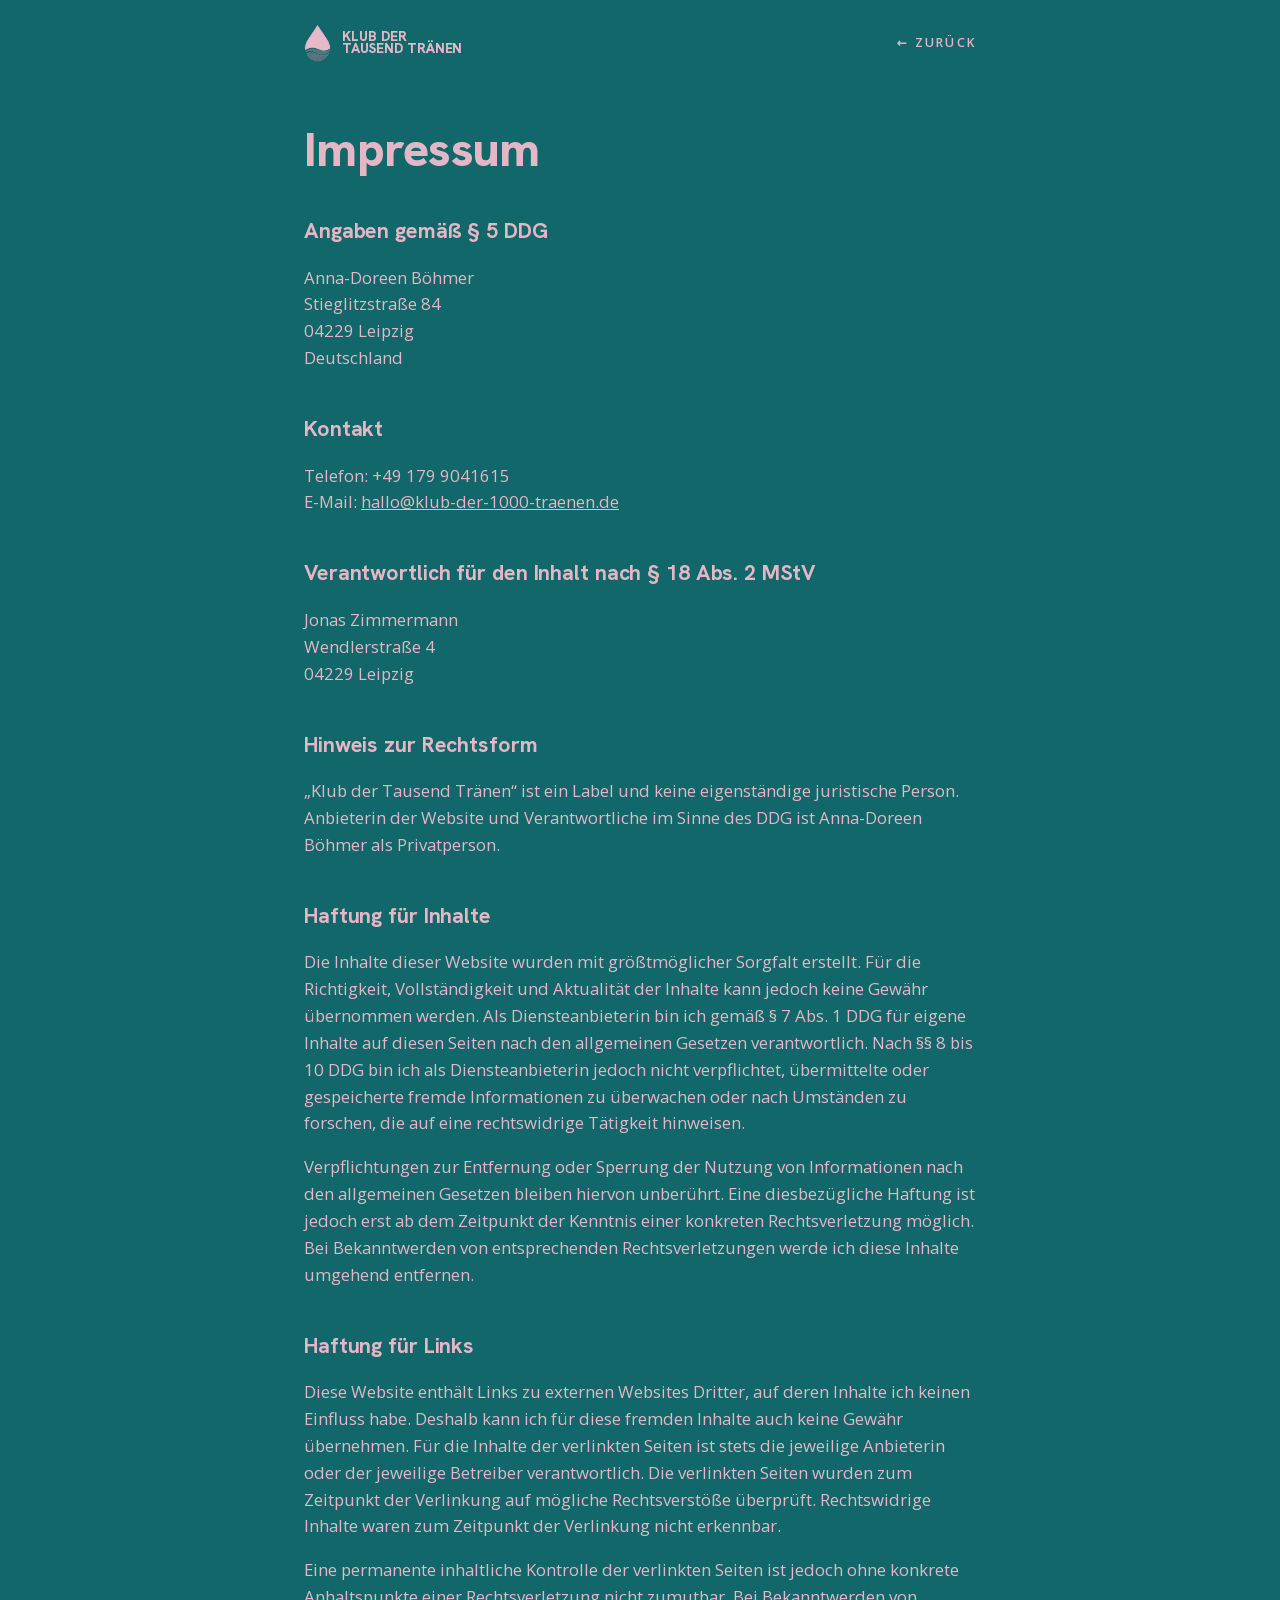
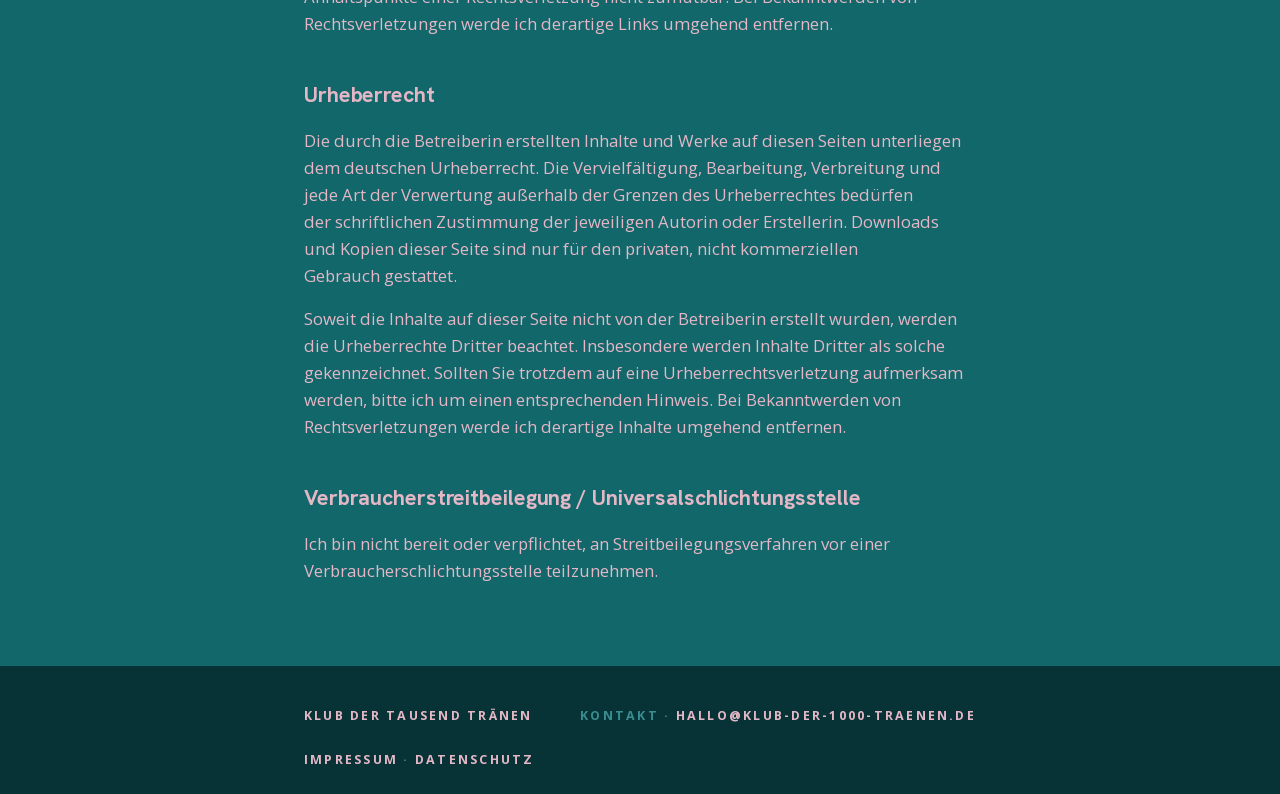
<file: impressum.html>
<!doctype html>
<html lang="de">
<head>
<meta charset="utf-8">
<title>Impressum — Klub der Tausend Tränen</title>
<meta name="viewport" content="width=device-width,initial-scale=1">
<meta name="description" content="Impressum und Anbieterkennzeichnung des Klub der Tausend Tränen.">
<link rel="canonical" href="https://klub-der-1000-traenen.de/impressum.html">
<meta property="og:type" content="website">
<meta property="og:site_name" content="Klub der Tausend Tränen">
<meta property="og:locale" content="de_DE">
<meta property="og:title" content="Impressum — Klub der Tausend Tränen">
<meta property="og:description" content="Impressum und Anbieterkennzeichnung des Klub der Tausend Tränen.">
<meta property="og:url" content="https://klub-der-1000-traenen.de/impressum.html">
<link rel="stylesheet" href="/assets/fonts.css">
<style>
  :root {
    --color-petrol-deep: #073336;
    --color-petrol:      #11676A;
    --color-petrol-high: #3A8E91;
    --color-rose:        #E4B7C6;
    --color-ink:         #092B4E;
    --font-display: "Safiro", "Hanken Grotesk", "Helvetica Neue", system-ui, sans-serif;
    --font-body:    "Open Sans", system-ui, sans-serif;
    --space-1: 0.5rem; --space-2: 1rem; --space-3: 1.5rem; --space-4: 2.5rem;
    --space-5: 4rem;
    --container-text: 720px;
  }
  *, *::before, *::after { box-sizing: border-box; }
  html, body { margin: 0; padding: 0; }
  html { background: var(--color-petrol); color: var(--color-rose); }
  body { font-family: var(--font-body); font-size: 1.05rem; line-height: 1.6; -webkit-font-smoothing: antialiased; }
  ::selection { background: var(--color-rose); color: var(--color-ink); }
  .container { max-width: var(--container-text); margin: 0 auto; padding: 0 var(--space-3); }

  header.top { padding: var(--space-3) 0; }
  header.top .row { display: flex; justify-content: space-between; align-items: center; gap: var(--space-3); }
  .brand-mark { display: inline-grid; grid-template-columns: auto auto; align-items: center; gap: 0.7em; text-decoration: none; color: var(--color-rose); }
  .brand-mark__icon { height: 38px; width: auto; display: block; }
  .brand-mark__word { font-family: var(--font-display); font-weight: 800; text-transform: uppercase; color: var(--color-rose); line-height: 0.88; letter-spacing: -0.005em; font-size: 0.85rem; }
  .brand-mark__word span { display: block; }
  .back-link { font-family: var(--font-body); font-weight: 600; font-size: 0.78rem; letter-spacing: 0.18em; text-transform: uppercase; color: var(--color-rose); text-decoration: none; }
  .back-link:hover { text-decoration: underline; }

  main { padding: var(--space-4) 0 var(--space-5); }
  h1 { font-family: var(--font-display); font-weight: 800; font-size: clamp(2rem, 5vw, 3rem); letter-spacing: -0.015em; line-height: 1; margin: 0 0 var(--space-4); color: var(--color-rose); }
  h2 { font-family: var(--font-display); font-weight: 700; font-size: 1.35rem; margin: var(--space-4) 0 var(--space-2); color: var(--color-rose); letter-spacing: -0.005em; }
  p { margin: 0 0 1em 0; text-wrap: pretty; }
  a { color: var(--color-rose); }
  a:hover { color: #fff; }
  address { font-style: normal; margin: 0 0 1em; }

  footer.foot { background: var(--color-petrol-deep); padding: var(--space-4) 0 var(--space-3); color: var(--color-petrol-high); font-family: var(--font-body); font-size: 0.78rem; letter-spacing: 0.18em; text-transform: uppercase; font-weight: 700; }
  footer.foot .row { display: flex; justify-content: space-between; gap: var(--space-3); flex-wrap: wrap; }
  footer.foot a { text-decoration: none; }
  footer.foot a:hover { color: var(--color-rose); }
  footer.foot .mark { color: var(--color-rose); }
  @media (max-width: 600px) { footer.foot .row { flex-direction: column; gap: var(--space-1); } }
</style>
</head>
<body>

<header class="top">
  <div class="container row">
    <a class="brand-mark" href="index.html">
      <img class="brand-mark__icon" src="assets/logo.png" alt="">
      <span class="brand-mark__word"><span>Klub der</span><span>Tausend Tränen</span></span>
    </a>
    <a class="back-link" href="index.html">← Zurück</a>
  </div>
</header>

<main>
  <div class="container">
    <h1>Impressum</h1>

    <h2>Angaben gemäß § 5 DDG</h2>
    <address>
      Anna-Doreen Böhmer<br>
      Stieglitzstraße 84<br>
      04229 Leipzig<br>
      Deutschland
    </address>

    <h2>Kontakt</h2>
    <p>
      Telefon: +49 179 9041615<br>
      E-Mail: <a href="mailto:hallo@klub-der-1000-traenen.de">hallo@klub-der-1000-traenen.de</a>
    </p>

    <h2>Verantwortlich für den Inhalt nach § 18 Abs. 2 MStV</h2>
    <address>
      Jonas Zimmermann<br>
      Wendlerstraße 4<br>
      04229 Leipzig
    </address>

    <h2>Hinweis zur Rechtsform</h2>
    <p>„Klub der Tausend Tränen“ ist ein Label und keine eigenständige juristische Person. Anbieterin der Website und Verantwortliche im Sinne des DDG ist Anna-Doreen Böhmer als Privatperson.</p>

    <h2>Haftung für Inhalte</h2>
    <p>Die Inhalte dieser Website wurden mit größtmöglicher Sorgfalt erstellt. Für die Richtigkeit, Vollständigkeit und Aktualität der Inhalte kann jedoch keine Gewähr übernommen werden. Als Diensteanbieterin bin ich gemäß § 7 Abs. 1 DDG für eigene Inhalte auf diesen Seiten nach den allgemeinen Gesetzen verantwortlich. Nach §§ 8 bis 10 DDG bin ich als Diensteanbieterin jedoch nicht verpflichtet, übermittelte oder gespeicherte fremde Informationen zu überwachen oder nach Umständen zu forschen, die auf eine rechtswidrige Tätigkeit hinweisen.</p>
    <p>Verpflichtungen zur Entfernung oder Sperrung der Nutzung von Informationen nach den allgemeinen Gesetzen bleiben hiervon unberührt. Eine diesbezügliche Haftung ist jedoch erst ab dem Zeitpunkt der Kenntnis einer konkreten Rechtsverletzung möglich. Bei Bekanntwerden von entsprechenden Rechtsverletzungen werde ich diese Inhalte umgehend entfernen.</p>

    <h2>Haftung für Links</h2>
    <p>Diese Website enthält Links zu externen Websites Dritter, auf deren Inhalte ich keinen Einfluss habe. Deshalb kann ich für diese fremden Inhalte auch keine Gewähr übernehmen. Für die Inhalte der verlinkten Seiten ist stets die jeweilige Anbieterin oder der jeweilige Betreiber verantwortlich. Die verlinkten Seiten wurden zum Zeitpunkt der Verlinkung auf mögliche Rechtsverstöße überprüft. Rechtswidrige Inhalte waren zum Zeitpunkt der Verlinkung nicht erkennbar.</p>
    <p>Eine permanente inhaltliche Kontrolle der verlinkten Seiten ist jedoch ohne konkrete Anhaltspunkte einer Rechtsverletzung nicht zumutbar. Bei Bekanntwerden von Rechtsverletzungen werde ich derartige Links umgehend entfernen.</p>

    <h2>Urheberrecht</h2>
    <p>Die durch die Betreiberin erstellten Inhalte und Werke auf diesen Seiten unterliegen dem deutschen Urheberrecht. Die Vervielfältigung, Bearbeitung, Verbreitung und jede Art der Verwertung außerhalb der Grenzen des Urheberrechtes bedürfen der schriftlichen Zustimmung der jeweiligen Autorin oder Erstellerin. Downloads und Kopien dieser Seite sind nur für den privaten, nicht kommerziellen Gebrauch gestattet.</p>
    <p>Soweit die Inhalte auf dieser Seite nicht von der Betreiberin erstellt wurden, werden die Urheberrechte Dritter beachtet. Insbesondere werden Inhalte Dritter als solche gekennzeichnet. Sollten Sie trotzdem auf eine Urheberrechtsverletzung aufmerksam werden, bitte ich um einen entsprechenden Hinweis. Bei Bekanntwerden von Rechtsverletzungen werde ich derartige Inhalte umgehend entfernen.</p>

    <h2>Verbraucherstreitbeilegung / Universalschlichtungsstelle</h2>
    <p>Ich bin nicht bereit oder verpflichtet, an Streitbeilegungsverfahren vor einer Verbraucherschlichtungsstelle teilzunehmen.</p>
  </div>
</main>

<footer class="foot">
  <div class="container row">
    <span class="mark">Klub der Tausend Tränen</span>
    <span>Kontakt · <a href="mailto:hallo@klub-der-1000-traenen.de">hallo@klub-der-1000-traenen.de</a></span>
    <span><a href="impressum.html">Impressum</a> · <a href="datenschutz.html">Datenschutz</a></span>
  </div>
</footer>

</body>
</html>
</file>
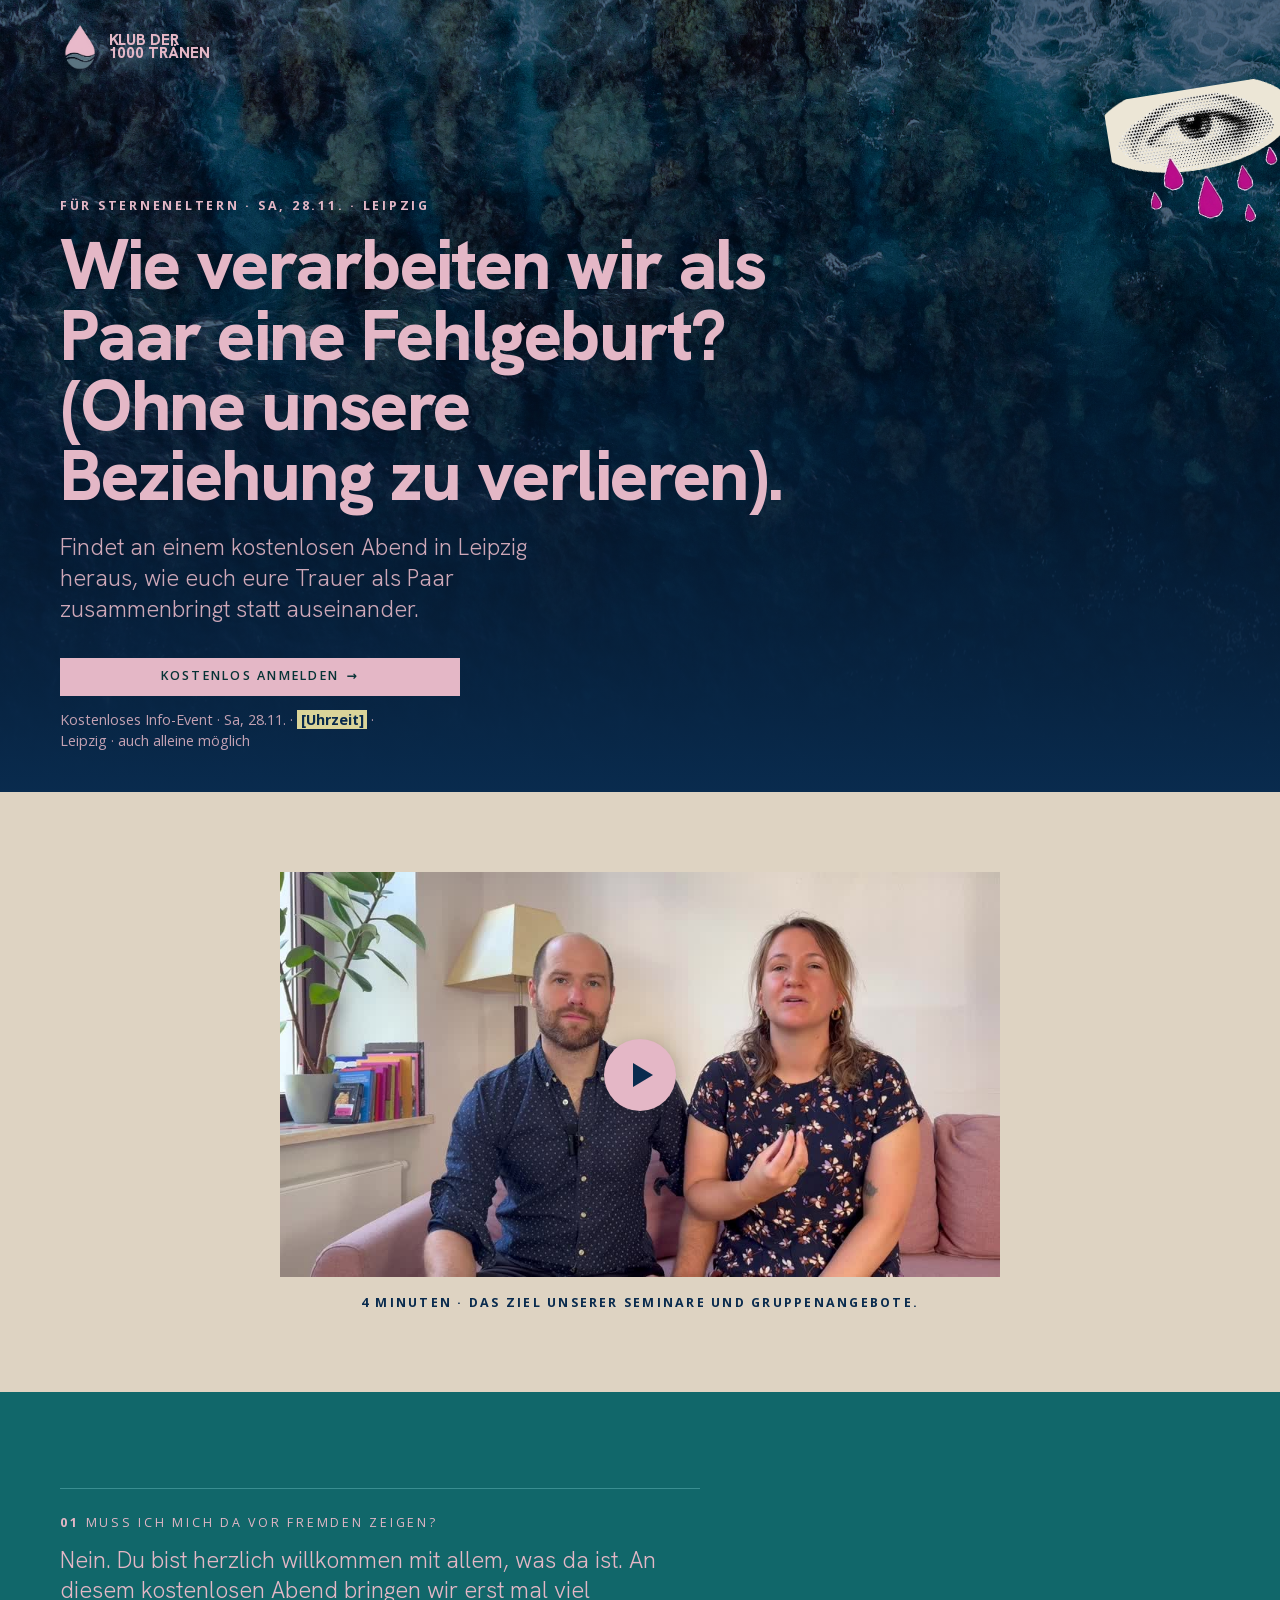
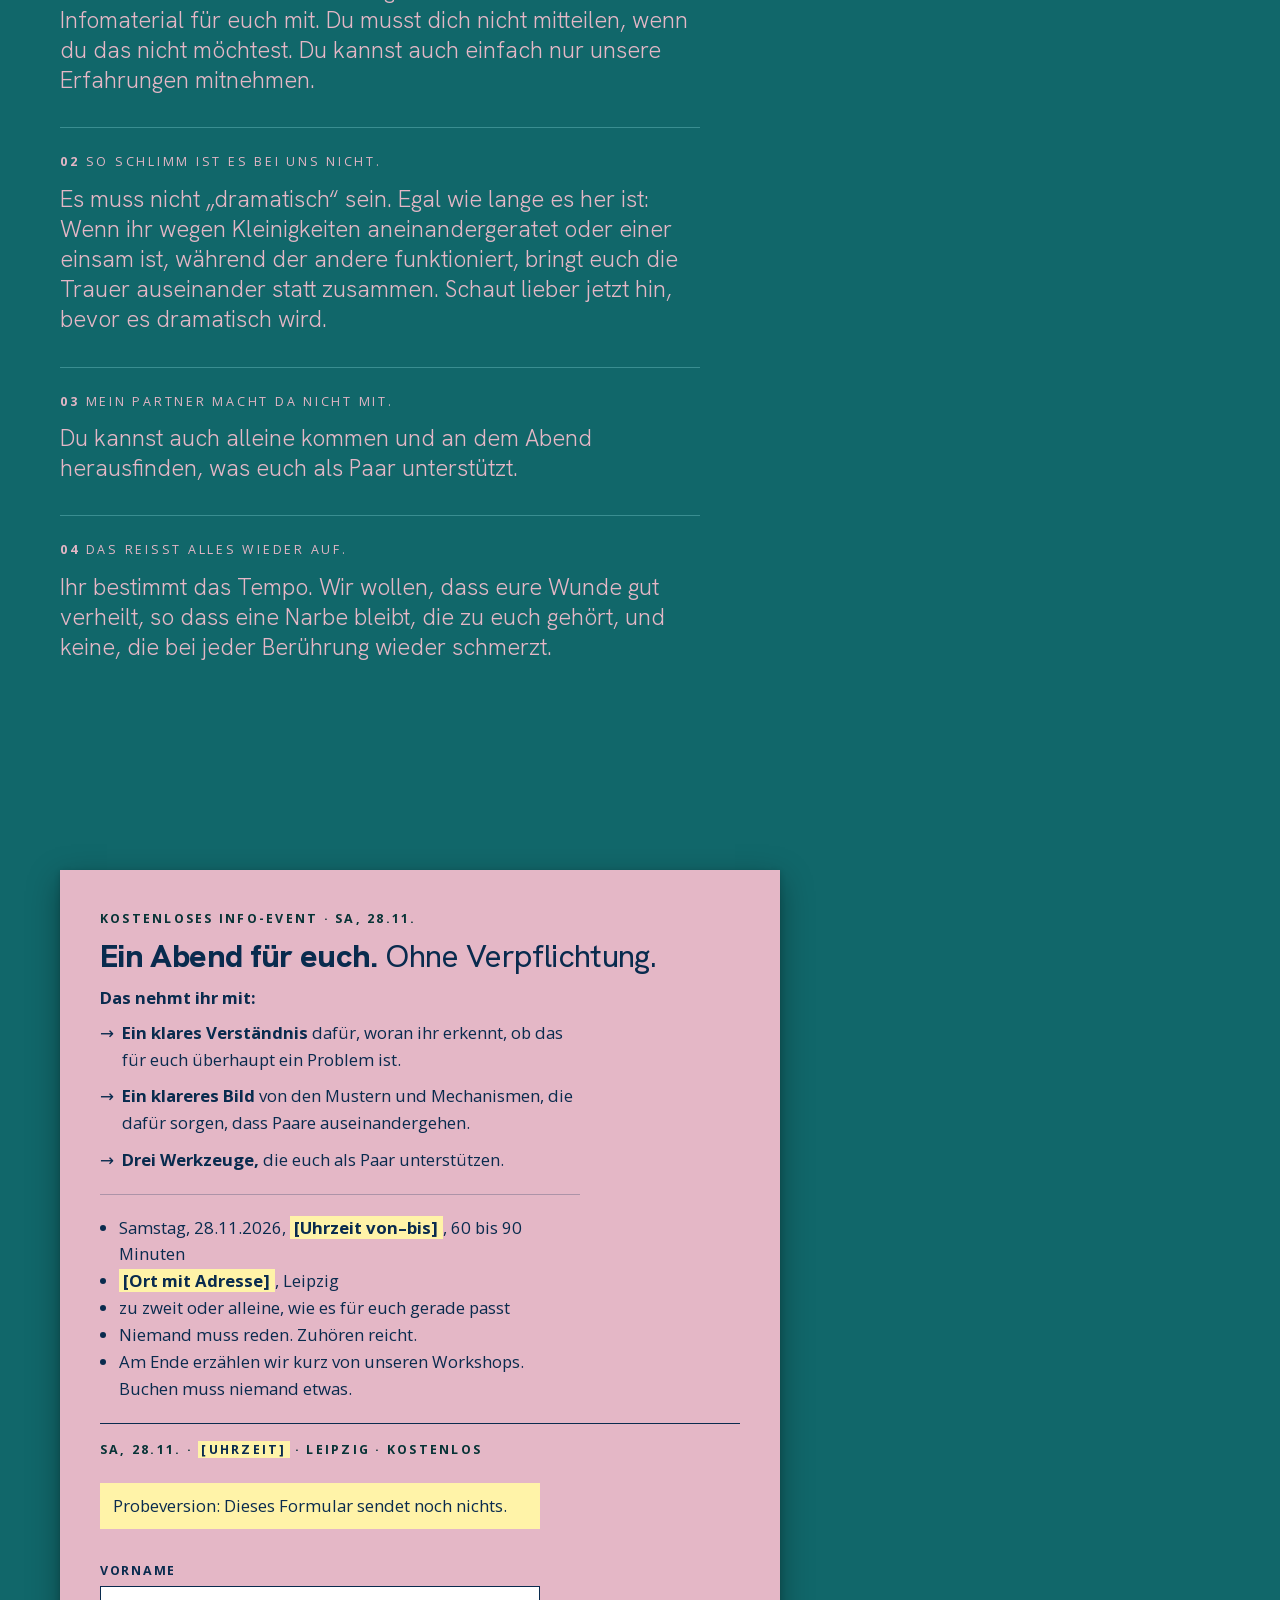
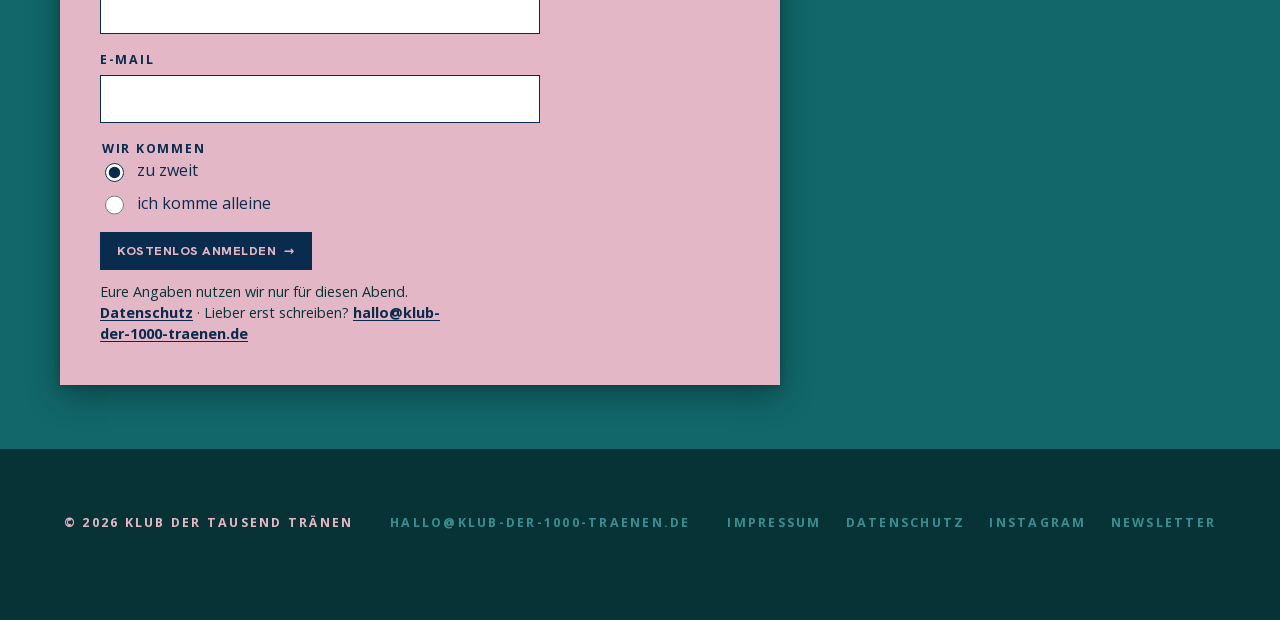
<file: info-event.html>
<!doctype html>
<html lang="de">
<head>
<meta charset="utf-8">
<title>Kostenloses Info-Event am 28.11. in Leipzig – Klub der Tausend Tränen</title>
<meta name="viewport" content="width=device-width,initial-scale=1">
<meta name="description" content="Wie verarbeiten wir als Paar eine Fehlgeburt? (Ohne unsere Beziehung zu verlieren). Kostenloses Info-Event für Sterneneltern am 28.11. in Leipzig.">
<link rel="canonical" href="https://klub-der-1000-traenen.de/info-event">
<!-- PROBEVERSION 2, 18.11.2026: Kopie der Probeversion Erstgespräch, Ziel ist die Anmeldung zum Info-Event am 28.11. Anmeldeformular ist ein Dummy und sendet nichts. Platzhalter [Uhrzeit] und [Ort] offen. Nicht verlinkt, nicht indexieren. -->
<meta name="robots" content="noindex">

<meta property="og:type" content="website">
<meta property="og:site_name" content="Klub der Tausend Tränen">
<meta property="og:locale" content="de_DE">
<meta property="og:title" content="Wie verarbeiten wir als Paar eine Fehlgeburt? (Ohne unsere Beziehung zu verlieren).">
<meta property="og:description" content="Kostenfreies Info-Event.">
<meta property="og:url" content="https://klub-der-1000-traenen.de/info-event">
<meta property="og:image" content="https://klub-der-1000-traenen.de/assets/og-image.jpg">
<meta property="og:image:width" content="1200">
<meta property="og:image:height" content="630">
<meta property="og:image:alt" content="Zwei geöffnete Hände, die Wasser halten">
<meta name="twitter:card" content="summary_large_image">

<link rel="stylesheet" href="/assets/fonts.css">

<script data-goatcounter="https://klub1000traenen.goatcounter.com/count" async src="//gc.zgo.at/count.js"></script>

<style>
  :root {
    --color-petrol-deep: #073336;
    --color-petrol:      #11676A;
    --color-petrol-high: #3A8E91;
    --color-rose:        #E4B7C6;
    --color-ink:         #092B4E;
    --color-cream:       #E9E4D4;

    --font-display: "Safiro", "Hanken Grotesk", "Helvetica Neue", system-ui, sans-serif;
    --font-body:    "Open Sans", system-ui, sans-serif;

    --space-1: 0.5rem; --space-2: 1rem; --space-3: 1.5rem; --space-4: 2.5rem;
    --space-5: 4rem;   --space-6: 6rem;  --space-7: 10rem;

    --container: 1200px;
    --text-label: 0.78rem;
    --shadow-photo: 0 10px 30px rgba(0,0,0,0.35), 0 2px 6px rgba(0,0,0,0.18);
  }

  *, *::before, *::after { box-sizing: border-box; }
  html { background: var(--color-petrol); color: var(--color-rose); scroll-behavior: smooth; -webkit-text-size-adjust: 100%; }
  body { margin: 0; background: var(--color-petrol-deep); font-family: var(--font-body); font-size: 1.1rem; line-height: 1.55; -webkit-font-smoothing: antialiased; }
  ::selection { background: var(--color-rose); color: var(--color-ink); }
  a { color: var(--color-rose); }
  a:hover { color: var(--color-petrol-high); }
  img { max-width: 100%; }
  main { font-family: var(--font-body); color: var(--color-rose); overflow-x: hidden; }

  .container { max-width: var(--container); margin: 0 auto; padding: 0 1.25rem; }

  /* Kicker */
  .kicker { font-family: var(--font-body); font-weight: 700; font-size: var(--text-label); letter-spacing: 0.22em; text-transform: uppercase; line-height: 1.4; }
  .kicker--tight { letter-spacing: 0.18em; }
  .kicker--rose  { color: var(--color-rose); }
  .kicker--muted { color: var(--color-petrol-high); }
  .kicker--deep  { color: var(--color-petrol-deep); }

  /* Buttons */
  .btn { display: inline-flex; justify-content: center; align-items: center; gap: 0.6em; font-family: var(--font-body); font-weight: 600; text-transform: uppercase; letter-spacing: 0.18em; line-height: 1.2; text-decoration: none; cursor: pointer; border-radius: 0; border: 1px solid; white-space: nowrap; font-size: 0.78rem; padding: 0.85em 1.3em; transition: background 120ms ease, color 120ms ease, border-color 120ms ease; }
  .btn--full { display: flex; width: 100%; }
  .btn--sm { font-size: 0.72rem; padding: 0.7em 1.1em; }
  .btn .arrow { font-family: var(--font-body); }
  .btn--rose { background: var(--color-rose); color: var(--color-petrol-deep); border-color: var(--color-rose); }
  .btn--rose:hover { background: transparent; color: var(--color-rose); }
  .btn--outline { background: transparent; color: var(--color-rose); border-color: var(--color-rose); }
  .btn--outline:hover { background: var(--color-rose); color: var(--color-ink); }
  .btn--ink { font-family: var(--font-display); font-weight: 800; letter-spacing: 0.04em; background: var(--color-ink); color: var(--color-rose); border-color: var(--color-ink); }
  .btn--ink:hover { background: var(--color-petrol-deep); color: var(--color-rose); border-color: var(--color-petrol-deep); }
  .btn:focus-visible, .faq__q:focus-visible { outline: 2px solid var(--color-ink); outline-offset: 3px; }

  /* Header */
  .site-header { position: absolute; top: 0; left: 0; right: 0; z-index: 10; padding: var(--space-3) 0; }
  .site-header__inner { max-width: var(--container); margin: 0 auto; padding: 0 var(--space-3); display: flex; justify-content: space-between; align-items: center; gap: var(--space-3); }
  .brand { display: inline-grid; grid-template-columns: auto auto; align-items: center; gap: 0.7em; text-decoration: none; color: var(--color-rose); }
  .brand:hover { color: var(--color-rose); }
  .brand img { height: 46px; width: auto; display: block; }
  .brand span { font-family: var(--font-display); font-weight: 800; text-transform: uppercase; line-height: 0.88; letter-spacing: -0.005em; font-size: 15.2px; }
  .brand span span { display: block; }

  /* Hero */
  .hero { position: relative; min-height: 88svh; background: var(--color-ink); overflow: hidden; display: flex; align-items: flex-end; }
  .hero__bg { position: absolute; inset: 0; background: url(assets/wave-deep.jpg) center/cover no-repeat; }
  .hero__tint { position: absolute; inset: 0; background: var(--color-ink); mix-blend-mode: multiply; opacity: .72; }
  .hero__fade { position: absolute; inset: 0; background: linear-gradient(to top, var(--color-ink) 0%, rgba(9,43,78,0) 60%); }
  .hero__eye { position: absolute; top: 5.5rem; right: -0.75rem; width: clamp(104px,14vw,200px); z-index: 1; pointer-events: none; transform: rotate(-9deg); }
  .hero__eye img { width: 100%; height: auto; display: block; user-select: none; }
  .hero__content { position: relative; z-index: 2; width: 100%; max-width: var(--container); margin: 0 auto; padding: 10rem 1.25rem 2.5rem; }
  .hero h1 { margin: 1rem 0 0; font-family: var(--font-display); font-weight: 800; font-size: clamp(2rem,8.4vw,4.4rem); line-height: 1; letter-spacing: -0.022em; color: var(--color-rose); max-width: 20ch; text-wrap: balance; }
  .hero__sub { margin: 1.25rem 0 0; font-family: var(--font-display); font-weight: 300; font-size: clamp(1.15rem,4.6vw,1.45rem); line-height: 1.35; color: var(--color-rose); opacity: .9; max-width: 36ch; text-wrap: pretty; }
  .hero__ctas { display: flex; flex-direction: column; gap: 0.75rem; margin-top: 2rem; max-width: 400px; }
  .hero__meta { margin-top: 0.9rem; font-size: 0.9rem; line-height: 1.45; color: var(--color-rose); opacity: .85; max-width: 40ch; }

  /* Shared section type */
  .sec { padding: clamp(3.5rem,10vw,6rem) 0 clamp(3rem,8vw,4rem); }
  .h2 { font-family: var(--font-display); font-weight: 800; line-height: 1; letter-spacing: -0.02em; color: var(--color-rose); text-wrap: balance; }
  .light { font-weight: 300; }
  .normal { font-weight: normal; }

  /* 02 Pain */
  .pain { background: var(--color-petrol-deep); }
  .pain h2 { margin: 0 0 1.5rem; max-width: 22ch; font-size: clamp(1.9rem,6.4vw,3.4rem); }
  .pain__echo { margin: 0 0 2rem; max-width: 30ch; font-family: var(--font-display); font-weight: 300; font-size: clamp(1.3rem,4.8vw,1.8rem); line-height: 1.3; letter-spacing: -0.01em; color: var(--color-rose); text-wrap: pretty; }
  .pain__body { margin: 0; padding-top: 1.5rem; border-top: 1px solid var(--color-petrol-high); max-width: 720px; font-size: 1.1rem; line-height: 1.6; color: var(--color-rose); opacity: .92; text-wrap: pretty; }

  /* 03 Video */
  .video { background: color-mix(in oklch, var(--color-petrol-high) 32%, white); padding: clamp(3rem,8vw,5rem) 1.25rem; }
  .video__inner { max-width: 720px; margin: 0 auto; }
  .video__frame { position: relative; aspect-ratio: 16/9; background: var(--color-petrol-deep); overflow: hidden; }
  .video__frame iframe { position: absolute; inset: 0; width: 100%; height: 100%; border: 0; }
  .video__facade { position: absolute; inset: 0; width: 100%; height: 100%; padding: 0; border: 0; background: none; cursor: pointer; }
  .video__facade img { display: block; width: 100%; height: 100%; object-fit: cover; }
  .video__play { position: absolute; top: 50%; left: 50%; width: 72px; height: 72px; margin: -36px 0 0 -36px; border-radius: 50%; background: var(--color-rose); box-shadow: 0 4px 18px rgb(0 0 0 / .25); transition: transform .2s ease; }
  .video__play::after { content: ""; position: absolute; top: 50%; left: 50%; margin: -12px 0 0 -7px; border-style: solid; border-width: 12px 0 12px 20px; border-color: transparent transparent transparent var(--color-ink); }
  .video__facade:hover .video__play, .video__facade:focus-visible .video__play { transform: scale(1.08); }
  .video__caption { margin: 1rem 0 0; text-align: center; color: var(--color-ink); font-size: var(--text-label); letter-spacing: 0.18em; text-transform: uppercase; font-weight: 700; }

  /* 04 Was möglich wird */
  .vacation { background: var(--color-petrol-deep); }
  .vacation__lead { margin: 1rem 0 2.5rem; max-width: 22ch; font-family: var(--font-display); font-weight: 800; font-size: clamp(1.8rem,6.6vw,3.4rem); line-height: 1.02; letter-spacing: -0.02em; color: var(--color-rose); text-wrap: balance; }
  .layers { display: grid; grid-template-columns: repeat(auto-fit, minmax(min(100%,280px),1fr)); gap: 2rem var(--space-4); }
  .layer { border-top: 1px solid var(--color-petrol-high); padding-top: 1.5rem; }
  .layer__label { font-size: var(--text-label); letter-spacing: 0.22em; text-transform: uppercase; font-weight: 700; color: var(--color-petrol-high); margin-bottom: 0.75rem; }
  .layer__label strong { color: var(--color-rose); margin-right: 0.5em; }
  .layer p { margin: 0; font-family: var(--font-display); font-weight: 300; font-size: clamp(1.2rem,4.4vw,1.45rem); line-height: 1.3; color: var(--color-rose); text-wrap: pretty; }

  /* 05 Wer wir sind */
  .about { background: var(--color-petrol); padding: clamp(3.5rem,10vw,6rem) 0; }
  .about__grid { display: grid; grid-template-columns: repeat(auto-fit, minmax(min(100%,340px),1fr)); gap: 2.5rem var(--space-5); align-items: center; }
  .about__photos { display: grid; grid-template-columns: 1fr 1fr; gap: 0.75rem; padding-bottom: 1.5rem; }
  .about__photos img { width: 100%; aspect-ratio: 4/5; object-fit: cover; display: block; box-shadow: var(--shadow-photo); }
  .about__photos img + img { transform: translateY(1.5rem); }
  .about h2 { margin: 1rem 0 1.25rem; font-size: clamp(1.9rem,6vw,3rem); }
  .about p { margin: 0 0 1rem; font-size: 1.1rem; line-height: 1.6; color: var(--color-ink); max-width: 48ch; text-wrap: pretty; }
  .about p:last-of-type { margin-bottom: 0; }
  .about__place { margin-top: 1.5rem; padding-top: 1rem; border-top: 1px solid var(--color-petrol-high); font-size: var(--text-label); letter-spacing: 0.18em; text-transform: uppercase; font-weight: 700; color: var(--color-rose); }

  /* 06 Der nächste Schritt */
  .step { background: var(--color-rose); color: var(--color-ink); }
  .step ::selection { background: var(--color-ink); color: var(--color-rose); }
  .step__grid { display: grid; grid-template-columns: repeat(auto-fit, minmax(min(100%,340px),1fr)); gap: 3rem var(--space-5); }
  .step__col { border-top: 1.5px solid var(--color-ink); padding-top: 1.5rem; scroll-margin-top: 1.5rem; display: flex; flex-direction: column; }
  .step h3 { margin: 0.75rem 0; font-family: var(--font-display); font-weight: 800; font-size: clamp(1.55rem,5.4vw,2rem); line-height: 1.05; letter-spacing: -0.02em; color: var(--color-ink); text-wrap: balance; }
  .step p { margin: 0 0 1.5rem; font-size: 1.05rem; line-height: 1.6; color: var(--color-ink); max-width: 44ch; text-wrap: pretty; }
  .step__action { margin-top: auto; }
  .step__intro { margin: 0.75rem 0 2.5rem; max-width: 36ch; font-family: var(--font-display); font-weight: 300; font-size: clamp(1.3rem,4.8vw,1.7rem); line-height: 1.3; color: var(--color-ink); text-wrap: pretty; }
  .step__note { margin-top: 0.75rem; font-size: 0.9rem; line-height: 1.45; color: var(--color-petrol-deep); }
  .step__note a { color: var(--color-ink); font-weight: 700; text-decoration: underline; text-underline-offset: 2px; }
  .step__facts { display: grid; grid-template-columns: auto 1fr; gap: 0.5rem 1rem; margin: 0 0 1.5rem; padding: 1rem 0; border-top: 1px solid rgba(9,43,78,0.25); border-bottom: 1px solid rgba(9,43,78,0.25); font-size: 1rem; line-height: 1.45; color: var(--color-ink); max-width: 44ch; }
  .step__facts dt { font-size: var(--text-label); letter-spacing: 0.14em; text-transform: uppercase; font-weight: 700; padding-top: 0.15em; }
  .step__facts dd { margin: 0; }
  .step__musst { margin: 0 0 1.25rem; color: var(--color-ink); }
  .step p.step__musst-head { margin: 0 0 0.4rem; font-weight: 700; }
  .step__musst ul { margin: 0; padding-left: 1.2rem; font-size: 1rem; line-height: 1.55; }
  .step__more { margin: 0 0 1.5rem; color: var(--color-ink); max-width: 44ch; }
  .step__more summary { cursor: pointer; font-weight: 700; text-decoration: underline; text-underline-offset: 3px; }
  .step__more p { margin: 0.75rem 0 0; font-size: 1rem; }
  .step__hosts { display: flex; align-items: center; margin: 0 0 1.25rem; }
  .step__hosts img { width: 52px; height: 52px; border-radius: 50%; object-fit: cover; border: 2px solid var(--color-rose); }
  .step__hosts img + img { margin-left: -14px; }
  .step__hosts span { margin-left: 0.75rem; font-size: 0.95rem; line-height: 1.4; color: var(--color-ink); max-width: 30ch; }


  /* 08 FAQ */
  .faq { background: var(--color-petrol); padding: clamp(3.5rem,10vw,6rem) 0; }
  .faq__inner { max-width: 880px; margin: 0 auto; padding: 0 1.25rem; }
  .faq h2 { margin: 1rem 0 2rem; font-size: clamp(1.9rem,6vw,3rem); }
  .faq__list { border-bottom: 1px solid var(--color-petrol-high); }
  .faq__item { border-top: 1px solid var(--color-petrol-high); }
  .faq__q { width: 100%; display: flex; justify-content: space-between; align-items: center; gap: 1rem; min-height: 64px; padding: 1rem 0; background: none; border: 0; cursor: pointer; text-align: left; font-family: var(--font-display); font-weight: 800; font-size: clamp(1.15rem,4.4vw,1.45rem); line-height: 1.15; letter-spacing: -0.01em; color: var(--color-rose); }
  .faq__glyph { font-family: var(--font-body); font-weight: 400; font-size: 1.2rem; flex: none; }
  .faq__a { margin: 0 0 1.5rem; font-size: 1.05rem; line-height: 1.6; color: var(--color-rose); max-width: 56ch; text-wrap: pretty; }
  .faq__cta { margin-top: 2.5rem; display: flex; flex-direction: column; gap: 0.75rem; max-width: 400px; }

  /* Footer */
  .site-footer { background: var(--color-petrol-deep); padding: var(--space-5) 0 5.5rem; color: var(--color-petrol-high); font-family: var(--font-body); font-size: var(--text-label); letter-spacing: 0.18em; text-transform: uppercase; font-weight: 700; }
  .site-footer__inner { max-width: var(--container); margin: 0 auto; padding: 0 var(--space-3); display: flex; justify-content: space-between; gap: var(--space-3); flex-wrap: wrap; }
  .site-footer a { text-decoration: none; color: inherit; }
  .site-footer a:hover { color: var(--color-rose); }
  .site-footer__links { display: flex; gap: var(--space-3); flex-wrap: wrap; }

  /* Mobile bar */
  .mobile-bar { position: fixed; left: 0; right: 0; bottom: 0; z-index: 50; background: var(--color-petrol-deep); border-top: 1px solid var(--color-petrol-high); padding: 0.6rem 0.75rem calc(0.6rem + env(safe-area-inset-bottom)); display: grid; grid-template-columns: 1fr 1fr; gap: 0.5rem; }
  .mobile-bar .btn { min-height: 48px; padding: 0.6em 0.5em; font-size: 0.74rem; letter-spacing: 0.12em; }
  .mobile-bar[hidden] { display: none; }

  /* Warm: Bilder */
  .photo { display: block; width: 100%; height: auto; object-fit: cover; box-shadow: var(--shadow-photo); }
  .pain__grid { display: grid; grid-template-columns: 1fr; gap: 2rem; align-items: center; }
  .pain__photo { aspect-ratio: 4/3; object-position: 50% 62%; }
  .vacation__grid { display: grid; grid-template-columns: 1fr; gap: 2rem; align-items: center; margin-bottom: 2.5rem; }
  .vacation__grid .vacation__lead { margin-bottom: 0; }
  .vacation__photo { aspect-ratio: 4/3; object-position: 50% 45%; }
  .step__photo { aspect-ratio: 16/10; object-position: 50% 60%; margin-bottom: 1.5rem; box-shadow: none; }
  @media (min-width: 880px) {
    .pain__grid { grid-template-columns: 1.15fr 0.85fr; gap: var(--space-5); }
    .pain__photo { aspect-ratio: 4/5; object-position: 50% 50%; }
    .vacation__grid { grid-template-columns: 1.15fr 0.85fr; gap: var(--space-5); }
    .vacation__photo { aspect-ratio: 4/5; }
  }

  /* 04b Wie wir arbeiten */
  .how { background: var(--color-petrol); }
  .how__lead { margin: 1rem 0 2.5rem; max-width: 24ch; font-size: clamp(1.9rem,6.2vw,3.2rem); }
  .how__steps { list-style: none; margin: 0; padding: 0; display: grid; grid-template-columns: 1fr; gap: 2rem var(--space-4); }
  @media (min-width: 720px) { .how__steps { grid-template-columns: repeat(2, minmax(0,1fr)); } }
  @media (min-width: 720px) { .how__steps--stack { grid-template-columns: 1fr; max-width: 640px; } }
  .how .layer { border-top-color: var(--color-petrol-high); }
  .how .layer__label { color: var(--color-rose); font-weight: 400; }
  .how__note { margin: 2.5rem 0 0; max-width: 40ch; font-family: var(--font-display); font-weight: 300; font-size: clamp(1.3rem,4.8vw,1.7rem); line-height: 1.3; color: var(--color-rose); text-wrap: pretty; }
  .how__note strong { font-weight: 800; }

  /* Workshop-Karte */
  .offer-card { margin-top: 3rem; background: var(--color-rose); color: var(--color-ink); padding: clamp(1.5rem,5vw,2.5rem); max-width: 720px; box-shadow: var(--shadow-photo); }
  .offer-card ::selection { background: var(--color-ink); color: var(--color-rose); }
  .offer-card h3 { margin: 0.75rem 0; font-family: var(--font-display); font-weight: 800; font-size: clamp(1.55rem,5.4vw,2rem); line-height: 1.05; letter-spacing: -0.02em; color: var(--color-ink); }
  .offer-card p { margin: 0 0 1rem; font-size: 1.05rem; line-height: 1.6; color: var(--color-ink); max-width: 48ch; text-wrap: pretty; }
  .offer-card__meta { font-size: var(--text-label); letter-spacing: 0.18em; text-transform: uppercase; font-weight: 700; color: var(--color-petrol-deep); padding-top: 1rem; border-top: 1.5px solid var(--color-ink); }
  .offer-card__action { margin-top: 1.5rem; }
  .offer-card__note { margin-top: 0.75rem; font-size: 0.9rem; line-height: 1.45; color: var(--color-petrol-deep); max-width: 44ch; }
  .offer-card__note a { color: var(--color-ink); font-weight: 700; text-decoration: underline; text-underline-offset: 2px; }
  .voices { margin: 0 0 2rem; padding: 0; list-style: none; display: grid; gap: 0.9rem; max-width: 34ch; }
  .voices li { font-family: var(--font-display); font-weight: 300; font-size: clamp(1.15rem,4.2vw,1.5rem); line-height: 1.3; color: var(--color-cream); border-left: 2px solid var(--color-rose); padding-left: 1rem; }
  .voices span { display: block; margin-top: 0.3rem; font-family: var(--font-body); font-size: var(--text-label); letter-spacing: 0.16em; text-transform: uppercase; font-weight: 700; color: var(--color-rose); opacity: .85; }
  .offer-card ul { margin: 0 0 1.25rem; padding-left: 1.2rem; font-size: 1.05rem; line-height: 1.6; color: var(--color-ink); max-width: 48ch; }
  .mobile-bar--single { grid-template-columns: 1fr; }
  .step__grid--single { grid-template-columns: 1fr; max-width: 560px; }
  #gespraech, #anmeldung { scroll-margin-top: 1.5rem; }

  /* Probeversion 2: Platzhalter und Dummy-Anmeldeformular */
  .ph { background: #fff3a8; color: var(--color-ink); padding: 0 0.25em; font-weight: 700; }
  .form { display: grid; gap: 1rem; margin-top: 1.5rem; max-width: 440px; }
  .form__field { display: grid; gap: 0.35rem; }
  .form label, .form legend { font-size: var(--text-label); letter-spacing: 0.14em; text-transform: uppercase; font-weight: 700; color: var(--color-ink); }
  .form input[type="text"], .form input[type="email"] { width: 100%; min-height: 48px; padding: 0.6rem 0.8rem; font: inherit; font-size: 1rem; color: var(--color-ink); background: #fff; border: 1.5px solid var(--color-ink); border-radius: 0; }
  .form input:focus-visible { outline: 2px solid var(--color-ink); outline-offset: 2px; }
  .form fieldset { margin: 0; padding: 0; border: 0; display: grid; gap: 0.5rem; }
  .form .form__radio { display: flex; align-items: center; gap: 0.6rem; font-size: 1rem; color: var(--color-ink); text-transform: none; letter-spacing: 0; font-weight: 400; }
  .form__radio input { width: 1.2rem; height: 1.2rem; accent-color: var(--color-ink); }
  .form .btn { justify-self: start; }
  .form__dummy { margin: 0; padding: 0.6rem 0.8rem; font-size: 0.9rem; line-height: 1.45; background: #fff3a8; color: var(--color-ink); }
  .offer-card p.offer-card__lead { margin: 0 0 0.5rem; font-weight: 700; }
  .offer-card ul.outcome { list-style: none; padding: 0 0 1.25rem; margin-bottom: 1.25rem; border-bottom: 1px solid rgba(9,43,78,0.25); display: grid; gap: 0.6rem; }
  .offer-card ul.outcome li { padding-left: 1.4rem; position: relative; }
  .offer-card ul.outcome li::before { content: "→"; position: absolute; left: 0; }
  .form__done { margin: 1.5rem 0 0; padding: 1rem; border: 1.5px solid var(--color-ink); font-size: 1rem; color: var(--color-ink); }

  /* Warm: Creme für "Wer wir sind" */
  /* Drei Formate (Probeversion) */
  .formats { background: color-mix(in oklch, var(--color-petrol-high) 32%, white); }
  .formats ::selection { background: var(--color-ink); color: var(--color-rose); }
  .formats .kicker { color: var(--color-petrol); }
  .formats .h2 { margin: 1rem 0 2.5rem; max-width: 24ch; font-size: clamp(1.9rem,6vw,3rem); color: var(--color-ink); }
  .formats__list { margin: 0; padding: 0; list-style: none; display: grid; grid-template-columns: repeat(auto-fit, minmax(min(100%,260px),1fr)); gap: 2rem var(--space-4); }
  .format { border-top: 1.5px solid var(--color-ink); padding-top: 1.25rem; }
  .format h3 { margin: 0 0 0.75rem; font-family: var(--font-display); font-weight: 800; font-size: clamp(1.35rem,4.8vw,1.65rem); line-height: 1.1; letter-spacing: -0.01em; color: var(--color-ink); }
  .format p { margin: 0 0 1rem; font-size: 1.05rem; line-height: 1.55; color: var(--color-ink); text-wrap: pretty; }
  .format__meta { font-size: var(--text-label); letter-spacing: 0.18em; text-transform: uppercase; font-weight: 700; color: var(--color-petrol); }
  .about--cream { background: color-mix(in oklch, var(--color-petrol-high) 32%, white); }
  .about--cream ::selection { background: var(--color-ink); color: var(--color-rose); }
  .about--cream .kicker--rose { color: var(--color-petrol); }
  .about--cream h2 { color: var(--color-ink); }
  .about--cream .about__place { color: var(--color-petrol); border-top-color: rgba(9,43,78,0.25); }

  @media (prefers-reduced-motion: reduce) {
    html { scroll-behavior: auto; }
    .btn { transition: none; }
  }
</style>
</head>
<body>
<main>

  <section id="top" class="hero" data-screen-label="01 Wiedererkennen">
    <div class="hero__bg"></div>
    <div class="hero__tint"></div>
    <div class="hero__fade"></div>
    <header class="site-header">
      <div class="site-header__inner">
        <a class="brand" href="#top" aria-label="Klub der Tausend Tränen">
          <img src="assets/logo.png" alt="" aria-hidden="true">
          <span><span>Klub der</span><span>1000 Tränen</span></span>
        </a>
      </div>
    </header>
    <div class="hero__eye" aria-hidden="true"><img src="assets/eye-magenta.png" alt=""></div>
    <div class="hero__content">
      <div class="kicker kicker--rose">Für Sterneneltern · Sa, 28.11. · Leipzig</div>
      <h1>Wie verarbeiten wir als Paar eine Fehlgeburt? (Ohne unsere Beziehung zu verlieren).</h1>
      <p class="hero__sub">Findet an einem kostenlosen Abend in Leipzig heraus, wie euch eure Trauer als Paar zusammenbringt statt auseinander.</p>
      <div class="hero__ctas">
        <a class="btn btn--rose btn--full" href="#anmeldung" data-goatcounter-click="hero-anmelden">Kostenlos anmelden <span class="arrow" aria-hidden="true">→</span></a>
      </div>
      <div class="hero__meta">Kostenloses Info-Event · Sa, 28.11. · <span class="ph">[Uhrzeit]</span> · Leipzig · auch alleine möglich</div>
    </div>
  </section>

  <section class="sec pain" data-screen-label="02 Das kennt ihr" style="display:none" data-ausgeblendet="2026-11-18 Rezept Landingpage">
    <div class="container pain__grid">
      <div>
      <h2 class="h2">Euer Kind ist gestorben. <span class="light">Und jetzt steht eure Beziehung auf dem Spiel.</span></h2>
      <p class="pain__echo">Einer weint, einer funktioniert. Und keiner kommt mehr an den anderen ran.</p>
      <!-- Satz 1 wörtlich aus Anna-Doreens Erfahrung (Research/Erfahrungen_Ado.md), Satz 2 aus ihrer Erzählung über ihren Partner abgeleitet. Vor Livegang: Freigabe Anna-Doreen. -->
      <ul class="voices">
        <li>„Ich dachte, ich bin ein Ausnahmefall.“<span>Sie</span></li>
        <li>„Ich wusste nicht, was sie braucht.“<span>Er</span></li>
      </ul>
      <p class="pain__body">Ihr liebt euch. Ihr trauert beide. Nur eben so verschieden, dass es sich wie Einsamkeit anfühlt. Dabei braucht ihr euch gerade am stärksten.</p>
      </div>
      <img class="photo pain__photo" src="assets/room-tulips.jpg" alt="Ein Sofa mit zwei Tassen auf dem Tisch" loading="lazy">
    </div>
  </section>

  <section class="video" data-screen-label="03 Video">
    <div class="video__inner">
      <div class="video__frame">
        <button type="button" class="video__facade" data-vimeo="1231216829" data-goatcounter-click="video-play" aria-label="Video abspielen: Anna-Doreen und Jonas stellen sich vor, 4 Minuten">
          <img src="assets/video-poster.jpg" alt="Anna-Doreen und Jonas auf einem rosa Sofa" width="960" height="540" loading="lazy" decoding="async">
          <span class="video__play" aria-hidden="true"></span>
        </button>
      </div>
      <p class="video__caption">4 Minuten · Das Ziel unserer Seminare und Gruppenangebote.</p>
    </div>
  </section>

  <!-- 18.11.2026 nach wiki/rezept-landingpage.md: drei Einwände (Reihenfolge Annahme KI, keine Zählung), dann das eine Ziel. -->
  <section id="einwaende" class="sec how" data-screen-label="06 Drei Einwände">
    <div class="container">
      <ol class="how__steps how__steps--stack">
        <!-- 01 (zuvor 04) [UC] Jonas 18.11.2026, Rohfassung aus dem Diktat; Jonas formuliert den Satz noch schöner. -->
        <li class="layer">
          <div class="layer__label"><strong>01</strong>Muss ich mich da vor Fremden zeigen?</div>
          <p>Nein. Du bist herzlich willkommen mit allem, was da ist. An diesem kostenlosen Abend bringen wir erst mal viel Infomaterial für euch mit. Du musst dich nicht mitteilen, wenn du das nicht möchtest. Du kannst auch einfach nur unsere Erfahrungen mitnehmen.</p>
        </li>
        <li class="layer">
          <div class="layer__label"><strong>02</strong>So schlimm ist es bei uns nicht.</div>
          <p>Es muss nicht „dramatisch“ sein. Egal wie lange es her ist: Wenn ihr wegen Kleinigkeiten aneinandergeratet oder einer einsam ist, während der andere funktioniert, bringt euch die Trauer auseinander statt zusammen. Schaut lieber jetzt hin, bevor es dramatisch wird.</p>
        </li>
        <li class="layer">
          <div class="layer__label"><strong>03</strong>Mein Partner macht da nicht mit.</div>
          <p>Du kannst auch alleine kommen und an dem Abend herausfinden, was euch als Paar unterstützt.</p>
        </li>
        <li class="layer">
          <div class="layer__label"><strong>04</strong>Das reißt alles wieder auf.</div>
          <p>Ihr bestimmt das Tempo. Wir wollen, dass eure Wunde gut verheilt, so dass eine Narbe bleibt, die zu euch gehört, und keine, die bei jeder Berührung wieder schmerzt.</p>
        </li>
      </ol>
    </div>
  </section>

  <section class="sec how" data-screen-label="07 Anmeldung Info-Event">
    <div class="container">
      <div class="offer-card" id="anmeldung">
        <div class="kicker kicker--deep kicker--tight">Kostenloses Info-Event · Sa, 28.11.</div>
        <h3>Ein Abend für euch. <span class="normal">Ohne Verpflichtung.</span></h3>
        <p class="offer-card__lead">Das nehmt ihr mit:</p>
        <ul class="outcome">
          <li><strong>Ein klares Verständnis</strong> dafür, woran ihr erkennt, ob das für euch überhaupt ein Problem ist.</li>
          <li><strong>Ein klareres Bild</strong> von den Mustern und Mechanismen, die dafür sorgen, dass Paare auseinandergehen.</li>
          <li><strong>Drei Werkzeuge,</strong> die euch als Paar unterstützen.</li>
        </ul>
        <ul>
          <li>Samstag, 28.11.2026, <span class="ph">[Uhrzeit von–bis]</span>, 60 bis 90 Minuten</li>
          <li><span class="ph">[Ort mit Adresse]</span>, Leipzig</li>
          <li>zu zweit oder alleine, wie es für euch gerade passt</li>
          <li>Niemand muss reden. Zuhören reicht.</li>
          <li>Am Ende erzählen wir kurz von unseren Workshops. Buchen muss niemand etwas.</li>
        </ul>
        <div class="offer-card__meta">Sa, 28.11. · <span class="ph">[Uhrzeit]</span> · Leipzig · kostenlos</div>
        <div class="offer-card__action">
          <!-- DUMMY: Anmeldeweg noch offen (O6). Formular sendet nichts, nur ein GoatCounter-Ereignis. -->
          <form class="form" id="anmeldeformular" novalidate>
            <p class="form__dummy">Probeversion: Dieses Formular sendet noch nichts.</p>
            <div class="form__field">
              <label for="f-vorname">Vorname</label>
              <input type="text" id="f-vorname" name="vorname" autocomplete="given-name" required>
            </div>
            <div class="form__field">
              <label for="f-email">E-Mail</label>
              <input type="email" id="f-email" name="email" autocomplete="email" required>
            </div>
            <fieldset>
              <legend>Wir kommen</legend>
              <label class="form__radio"><input type="radio" name="personen" value="zu zweit" checked> zu zweit</label>
              <label class="form__radio"><input type="radio" name="personen" value="alleine"> ich komme alleine</label>
            </fieldset>
            <button type="submit" class="btn btn--ink">Kostenlos anmelden <span class="arrow" aria-hidden="true">→</span></button>
          </form>
          <p class="form__done" id="anmeldung-danke" hidden>Danke. (Dummy: Hier steht später die Bestätigung mit Uhrzeit, Adresse und Anfahrt.)</p>
          <div class="offer-card__note">Eure Angaben nutzen wir nur für diesen Abend. <a href="datenschutz.html">Datenschutz</a> · Lieber erst schreiben? <a href="mailto:hallo@klub-der-1000-traenen.de">hallo@klub-der-1000-traenen.de</a></div>
        </div>
      </div>
    </div>
  </section>

  <section class="sec vacation" data-screen-label="04 Was möglich wird" style="display:none" data-ausgeblendet="2026-11-18 Rezept Landingpage">
    <div class="container">
      <div class="kicker kicker--muted">Was möglich wird</div>
      <div class="vacation__grid">
        <p class="vacation__lead"><span class="normal">Euer Kind hat euch nicht auseinandergebracht.</span><br>Es hat euch zusammengebracht.</p>
        <img class="photo vacation__photo" src="assets/room-sofa.jpg" alt="Zwei Hände, die sich halten" loading="lazy">
      </div>
      <div class="layers">
        <div class="layer">
          <div class="layer__label"><strong>01</strong>Meine Trauer</div>
          <p>Deine Trauer bekommt den Platz, der ihr zusteht — statt weggedrückt zu werden, weil einer funktionieren muss.</p>
        </div>
        <div class="layer">
          <div class="layer__label"><strong>02</strong>Unsere Beziehung</div>
          <p>Ihr fühlt euch wieder voneinander getragen und gehalten — und seid einander näher, als ihr es vorher wart.</p>
        </div>
        <div class="layer">
          <div class="layer__label"><strong>03</strong>Unsere Familie</div>
          <p>Auch die Fragen rund um Geschwisterkinder oder einen weiteren Kinderwunsch — falls sie bei euch eine Rolle spielen — bekommen einen Platz.</p>
        </div>
      </div>
    </div>
  </section>

  <!-- Drei Formate. Namen sind Arbeitstitel: Workshops werden umbenannt, Name der Einzel-/Paarbegleitung offen. Keine Preise, keine eigenen Buttons: Ziel bleibt das Erstgespräch. -->
  <section id="formate" class="sec formats" data-screen-label="04a Unsere Formate" style="display:none" data-ausgeblendet="2026-11-18 Rezept Landingpage">
    <div class="container">
      <div class="kicker">Unsere Formate</div>
      <h2 class="h2">Drei Wege, wie wir euch begleiten. <span class="light">Welcher passt, klären wir gemeinsam.</span></h2>
      <ul class="formats__list">
        <li class="format">
          <h3>Workshop für Paare</h3>
          <p>Ein halber Tag im kleinen Kreis mit anderen Paaren. Ihr seht, wie verschieden ihr trauert, ohne Urteil, sagt einander, was ihr braucht, und erinnert euch gemeinsam an euer Kind.</p>
          <div class="format__meta">4 Stunden · höchstens sieben Paare · vor Ort in Leipzig</div>
        </li>
        <li class="format">
          <h3>Feste Gruppe</h3>
          <p>Ein fester Kreis von Sterneneltern, der sich über mehrere Monate immer wieder trifft. Hier werdet ihr von anderen gesehen, die wissen, wie sich das anfühlt.</p>
          <div class="format__meta">mehrere Treffen · immer dieselben Menschen · vor Ort in Leipzig</div>
        </li>
        <li class="format">
          <h3>Einzel- und Paarbegleitung</h3>
          <p>Nur ihr und wir. Als Paar oder alleine, in eurem Tempo und so lange, wie ihr es braucht.</p>
          <div class="format__meta">als Paar oder einzeln · in Leipzig oder online</div>
        </li>
      </ul>
    </div>
  </section>

  <section id="wie" class="sec how" data-screen-label="04b Wie wir arbeiten" style="display:none" data-ausgeblendet="2026-11-18 Rezept Landingpage">
    <div class="container">
      <div class="kicker kicker--muted">Wie wir mit euch arbeiten</div>
      <h2 class="h2 how__lead">So entsteht Entlastung. <span class="light">Schritt für Schritt, in eurem Tempo.</span></h2>
      <ol class="how__steps">
        <li class="layer">
          <div class="layer__label"><strong>01</strong>Ankommen</div>
          <p>Euer Kind wird gesehen. Ihr erzählt, was passiert ist, so viel oder so wenig, wie ihr mögt. Und wir fragen: Was wünscht ihr euch für euch?</p>
        </li>
        <li class="layer">
          <div class="layer__label"><strong>02</strong>Verstehen, was im Weg steht</div>
          <p>Wir finden gemeinsam die Muster, die euch blockieren. Sie haben euch bisher geschützt und das ist wichtig.</p>
        </li>
        <li class="layer">
          <div class="layer__label"><strong>03</strong>Neuen Ausdruck für Trauer finden</div>
          <p>Ihr findet gemeinsam Wege zu trauern, ohne euch dabei zu entfremden. Gemeinsam als Paar und jeder auf seine Weise. Euer verstorbenes Kind bekommt einen Platz.</p>
        </li>
        <li class="layer">
          <div class="layer__label"><strong>04</strong>Der Blick nach vorne</div>
          <p>Als Paar. Mit den Kindern, die da sind. Mit dem Wunsch nach einem weiteren Kind, oder der Angst davor.</p>
        </li>
      </ol>
      <p class="how__note">Das ist <strong>unsere Arbeitsweise</strong> in allen drei Formaten. Welches zu euch passt, finden wir im Erstgespräch heraus.</p>

    </div>
  </section>

  <section class="about about--cream" data-screen-label="05 Wer wir sind" style="display:none" data-ausgeblendet="2026-11-18 Rezept Landingpage">
    <div class="container about__grid">
      <div class="about__photos">
        <img src="assets/anna-doreen.jpg" alt="Anna-Doreen Böhmer">
        <img src="assets/jonas-neu.jpg" alt="Jonas Zimmermann">
      </div>
      <div>
        <div class="kicker kicker--rose">Wer wir sind</div>
        <h2 class="h2">Anna-Doreen und Jonas. <span class="light">Selbst Sterneneltern.</span></h2>
        <p>Wir sind beide Sterneneltern und kennen die Herausforderungen für Paare aus eigener Erfahrung. Heute begleiten wir, dafür ausgebildet, Paare durch genau diese Zeit.</p>
        <p>Wir arbeiten auf drei Ebenen: mit der Trauer jedes Einzelnen, mit eurer Beziehung und mit euch als Familie.</p>
        <div class="about__place">Leipzig Plagwitz · Online</div>
      </div>
    </div>
  </section>

  <section class="faq" data-screen-label="08 FAQ" style="display:none" data-ausgeblendet="2026-11-18 Rezept Landingpage">
    <div class="faq__inner">
      <div class="kicker kicker--rose">Fragen</div>
      <h2 class="h2">Was ihr euch vielleicht fragt.</h2>
      <div class="faq__list" id="faq"></div>
      <div class="faq__cta">
        <a class="btn btn--rose btn--full" href="https://calendly.com/klub-der-tausend-traenen/kennenlernen" data-goatcounter-click="faq-gespraech">Kostenloses Erstgespräch <span class="arrow" aria-hidden="true">→</span></a>
      </div>
    </div>
  </section>

  <footer class="site-footer">
    <div class="site-footer__inner">
      <span style="color:var(--color-rose)">© 2026 Klub der Tausend Tränen</span>
      <a href="mailto:hallo@klub-der-1000-traenen.de">hallo@klub-der-1000-traenen.de</a>
      <span class="site-footer__links">
        <a href="impressum.html">Impressum</a>
        <a href="datenschutz.html">Datenschutz</a>
        <a href="https://www.instagram.com/klub_der1000traenen/">Instagram</a>
        <a href="https://07864974.sibforms.com/serve/[base64]" target="_blank" rel="noopener" data-goatcounter-click="newsletter-footer">Newsletter</a>
      </span>
    </div>
  </footer>

  <div class="mobile-bar mobile-bar--single" id="mobile-bar" hidden>
    <a class="btn btn--rose btn--full" href="#anmeldung" data-goatcounter-click="leiste-anmelden">Kostenlos anmelden</a>
  </div>
</main>

<script>
(function () {
  // FAQ
  var faqs = [
    ['Was passiert im Erstgespräch?', 'Wir telefonieren 30 Minuten. Ihr erzählt, was euch gerade beschäftigt, und wir überlegen gemeinsam, ob und welches unserer drei Formate zu euch passt. Es kostet nichts und verpflichtet zu nichts.'],
    ['Müssen wir beide dabei sein?', 'Nein. Viele melden sich erst alleine. Wenn dein Partner oder deine Partnerin später dazukommen mag, ist das genauso gut.'],
    ['Muss ich reden, weinen oder traurig sein?', 'Nein. Im Gespräch erzählst du so viel oder so wenig, wie du magst. Im Workshop und in der Gruppe reicht auch Zuhören. Wir alle trauern auf unsere eigene Art. Du darfst fühlen, was du eben fühlst.'],
    ['Ist das Therapie?', 'Nein. Keine Behandlung, keine Diagnose. Wir begleiten euch in eurer Trauer, als Paar oder einzeln, als zwei Menschen, die selbst betroffen und dafür ausgebildet sind.'],
    ['Wo findet das statt?', 'Workshops und die feste Gruppe finden vor Ort in Leipzig statt. Die Einzel- und Paarbegleitung gibt es in Leipzig und online. Das Erstgespräch führen wir am Telefon.'],
    ['Was, wenn es nicht passt?', 'Dann sagt ihr es einfach am Ende des Gesprächs. Kein Nachfassen, keine Fragen. Versprochen.'],
    ['Ist das auch etwas für uns, wenn unser Verlust schon länger her ist?', 'Gerade dann. Die meisten, die sich bei uns melden, haben ihr Kind nicht letzte Woche verloren, sondern vor Jahren. Trauer hat kein Ablaufdatum.']
  ];
  var list = document.getElementById('faq');
  var items = faqs.map(function (f, i) {
    var item = document.createElement('div');
    item.className = 'faq__item';
    var btn = document.createElement('button');
    btn.type = 'button';
    btn.className = 'faq__q';
    btn.id = 'faq-q-' + i;
    btn.setAttribute('aria-controls', 'faq-a-' + i);
    var q = document.createElement('span'); q.textContent = f[0];
    var g = document.createElement('span'); g.className = 'faq__glyph'; g.setAttribute('aria-hidden', 'true');
    btn.appendChild(q); btn.appendChild(g);
    var a = document.createElement('p');
    a.className = 'faq__a'; a.id = 'faq-a-' + i; a.textContent = f[1];
    item.appendChild(btn); item.appendChild(a);
    list.appendChild(item);
    btn.addEventListener('click', function () { setOpen(open === i ? null : i); });
    return { btn: btn, glyph: g, answer: a };
  });
  var open = 0;
  function setOpen(idx) {
    open = idx;
    items.forEach(function (it, i) {
      var isOpen = i === open;
      it.btn.setAttribute('aria-expanded', isOpen ? 'true' : 'false');
      it.glyph.textContent = isOpen ? '↑' : '↓';
      it.answer.hidden = !isOpen;
    });
  }
  setOpen(0);

  function isNarrow() { return window.innerWidth < 880; }

  // Mobile Leiste: nach dem Hero sichtbar, nicht über dem CTA-Block
  var bar = document.getElementById('mobile-bar');
  var step = document.getElementById('anmeldung');

  // Dummy-Anmeldung: sendet nichts, zählt nur den Versuch
  var form = document.getElementById('anmeldeformular');
  form.addEventListener('submit', function (e) {
    e.preventDefault();
    if (!form.reportValidity()) return;
    if (window.goatcounter && window.goatcounter.count) {
      window.goatcounter.count({ path: 'anmelden-absenden', title: 'anmelden-absenden', event: true });
    }
    form.hidden = true;
    document.getElementById('anmeldung-danke').hidden = false;
  });
  function onScroll() {
    var r = step.getBoundingClientRect();
    var stepInView = r.top < window.innerHeight && r.bottom > 0;
    var scrolled = window.scrollY > window.innerHeight * 0.75;
    bar.hidden = !(isNarrow() && scrolled && !stepInView);
  }
  window.addEventListener('scroll', onScroll, { passive: true });
  window.addEventListener('resize', onScroll);
  onScroll();
})();
</script>
<script>
  // Video: Vimeo lädt erst beim Antippen
  document.querySelectorAll(".video__facade").forEach((btn) => {
    btn.addEventListener("click", () => {
      const f = document.createElement("iframe");
      f.src = "https://player.vimeo.com/video/" + btn.dataset.vimeo + "?autoplay=1&dnt=1&title=0&byline=0&portrait=0&texttrack=de";
      f.allow = "autoplay; fullscreen; picture-in-picture";
      f.allowFullscreen = true;
      f.title = "Anna-Doreen und Jonas stellen sich vor";
      btn.replaceWith(f);
    });
  });
</script>
<script>
  // Calendly: Herkunft aus der URL (utm_*) an den Buchungslink weitergeben,
  // damit jede Buchung zeigt, ob sie aus der Anzeige, der Bio o. Ä. kam. Kein Cookie, kein Speicher.
  (function () {
    var p = new URLSearchParams(location.search);
    var keys = ["utm_source", "utm_medium", "utm_campaign", "utm_content"];
    if (!keys.some(function (k) { return p.get(k); })) return;
    document.querySelectorAll('a[href^="https://calendly.com/"]').forEach(function (a) {
      var u = new URL(a.href);
      keys.forEach(function (k) { if (p.get(k)) u.searchParams.set(k, p.get(k)); });
      a.href = u.toString();
    });
  })();

  // GoatCounter: einmal pro Aufruf melden, wie weit jemand kommt (Erstgespräch-Button im Bild,
  // Seitenende erreicht). Unterscheidet "sieht die Karte, klickt nicht" von "springt vorher ab".
  (function () {
    if (!("IntersectionObserver" in window)) return;
    function send(name) {
      if (window.goatcounter && window.goatcounter.count) {
        window.goatcounter.count({ path: name, title: name, event: true });
      } else {
        setTimeout(function () { send(name); }, 1000);
      }
    }
    [["#anmeldung .offer-card__action", "sicht-anmelde-formular"], [".site-footer", "sicht-seitenende"]].forEach(function (z) {
      var el = document.querySelector(z[0]);
      if (!el) return;
      var io = new IntersectionObserver(function (entries) {
        if (entries[0].isIntersecting) { io.disconnect(); send(z[1]); }
      }, { threshold: 0.5 });
      io.observe(el);
    });
  })();
</script>
</body>
</html>
</file>
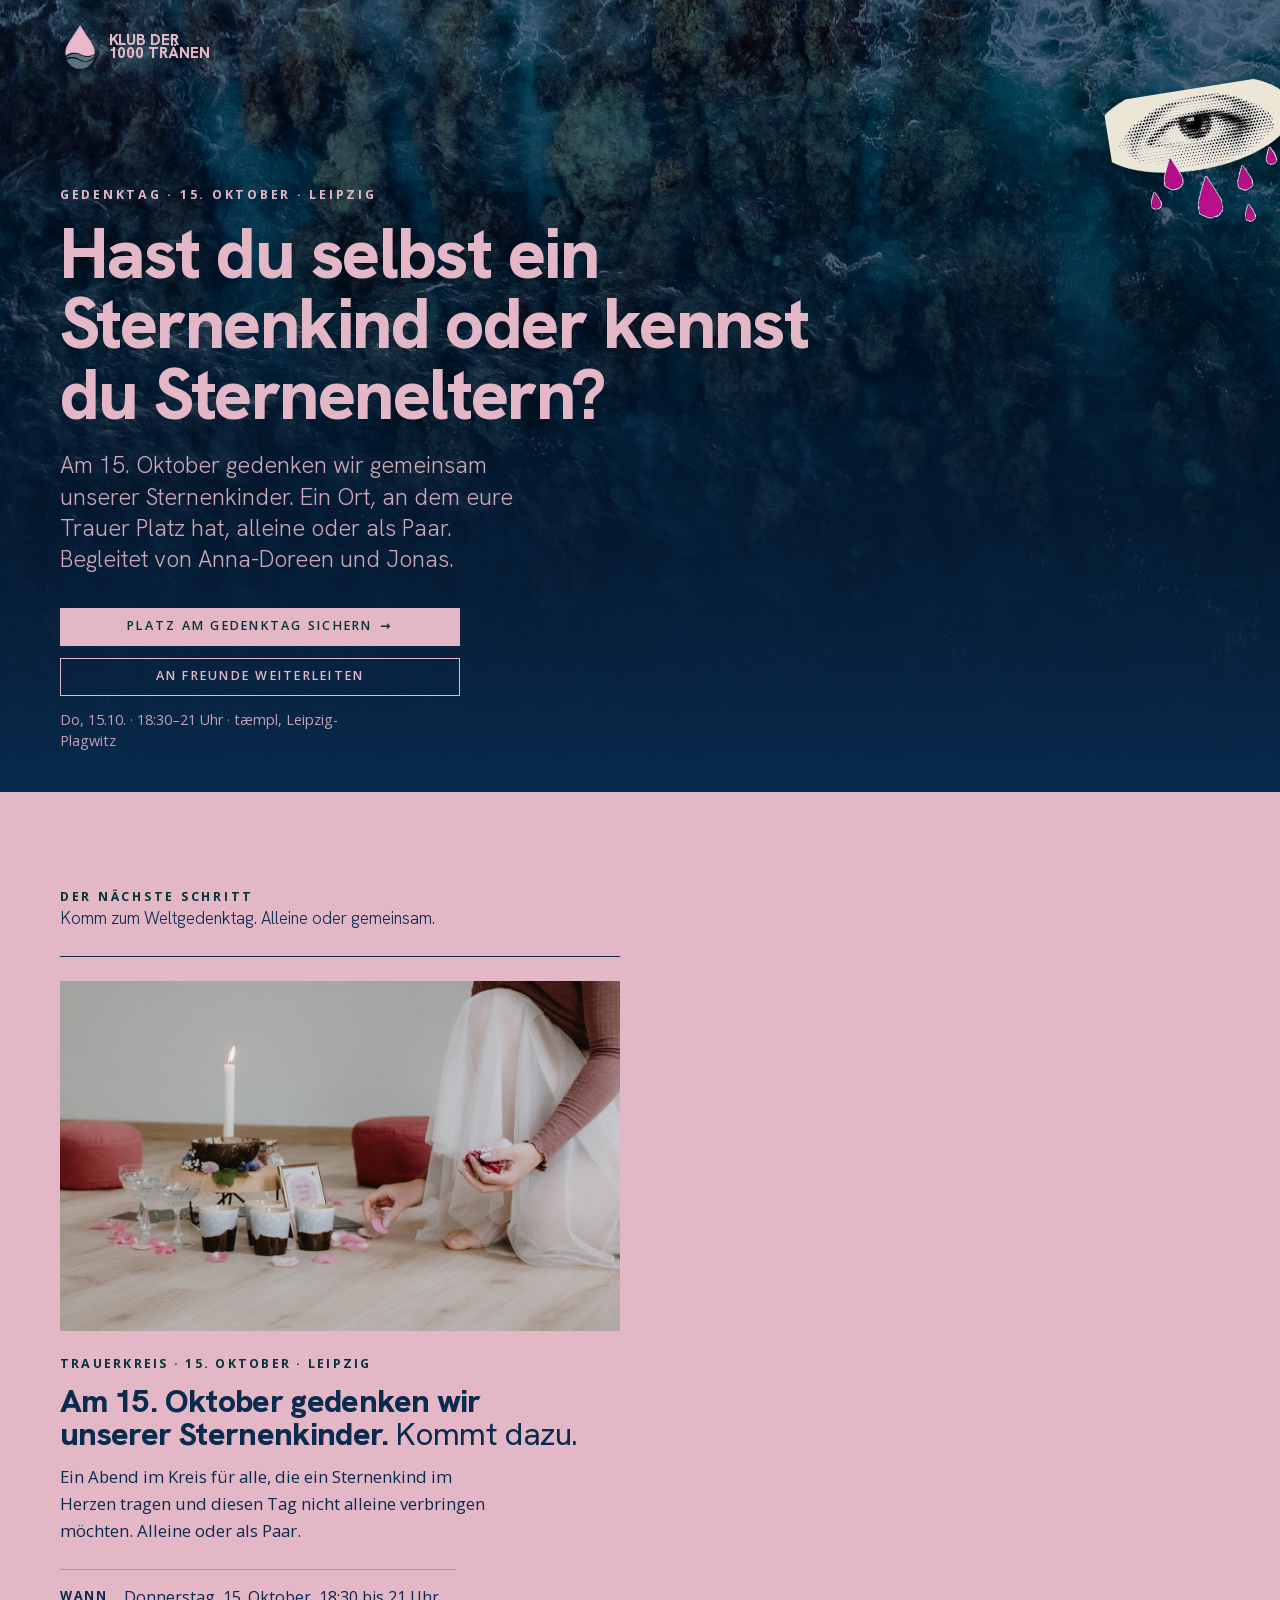
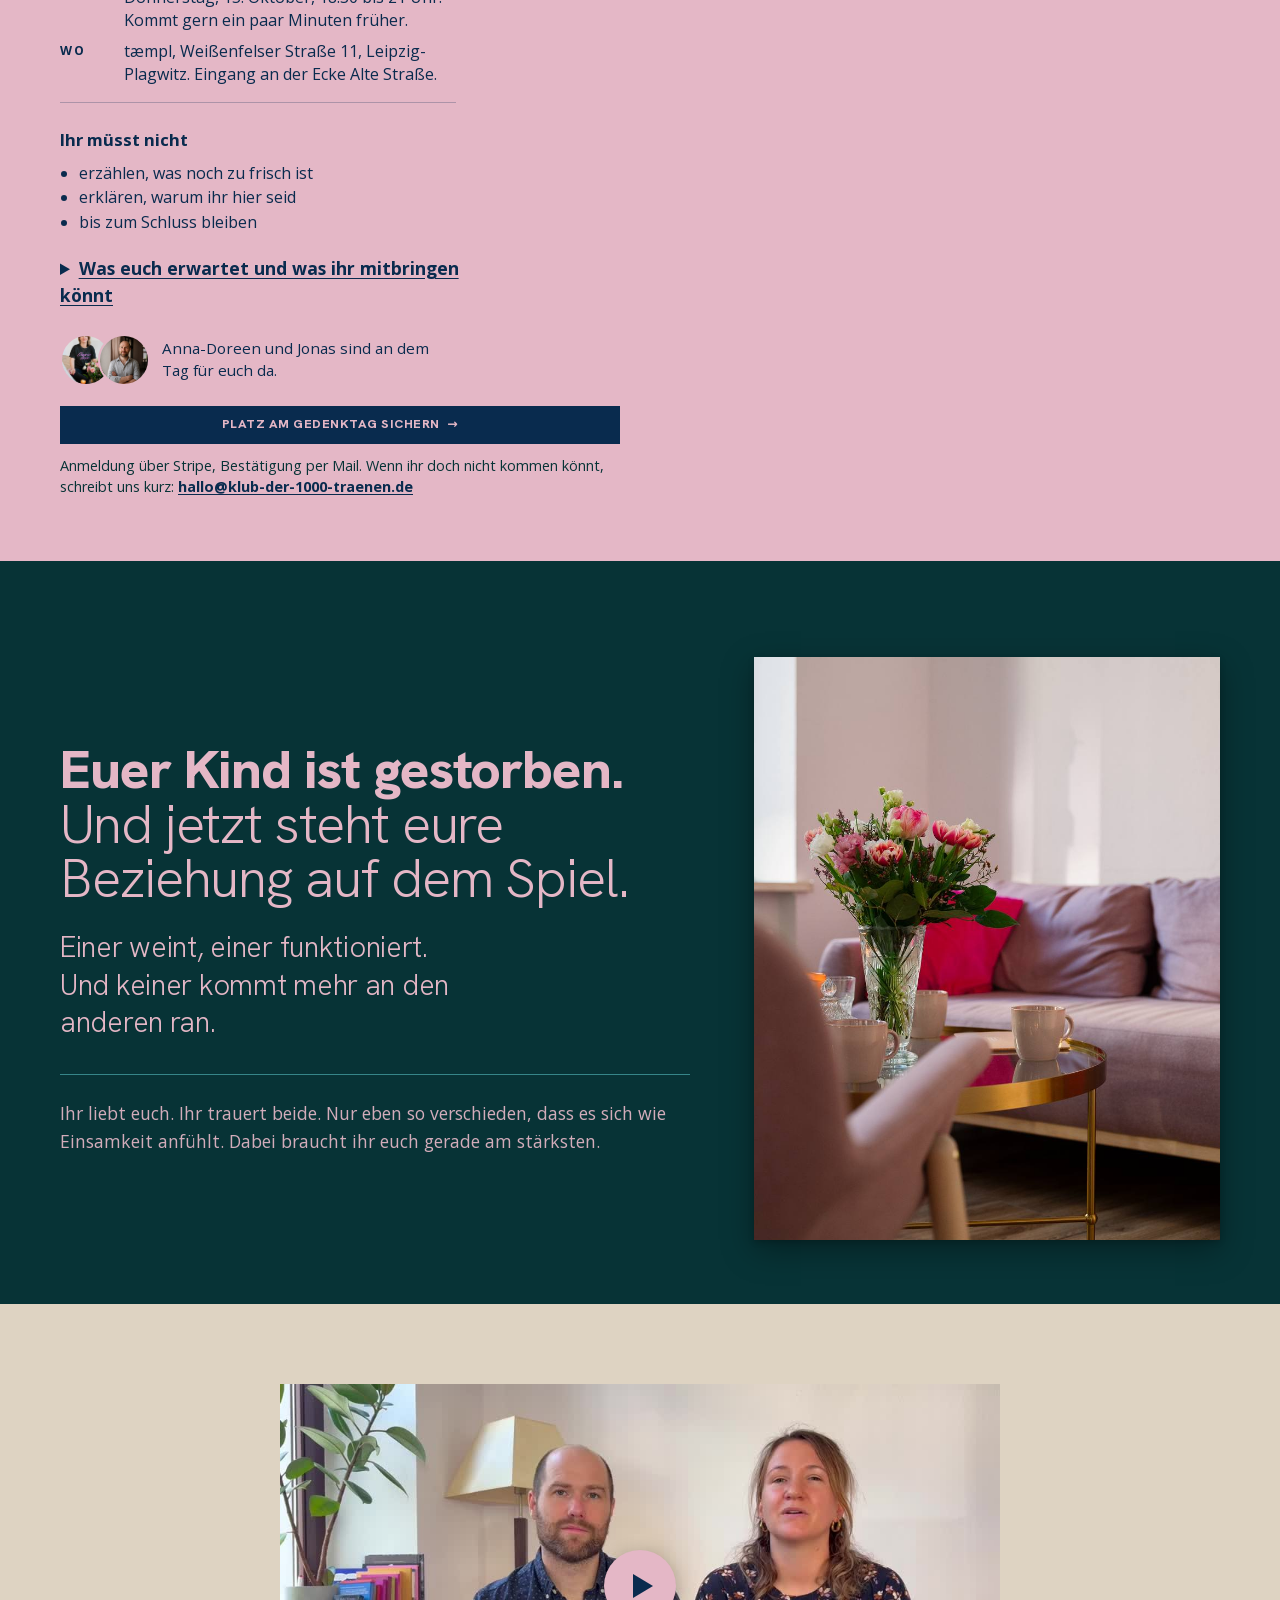
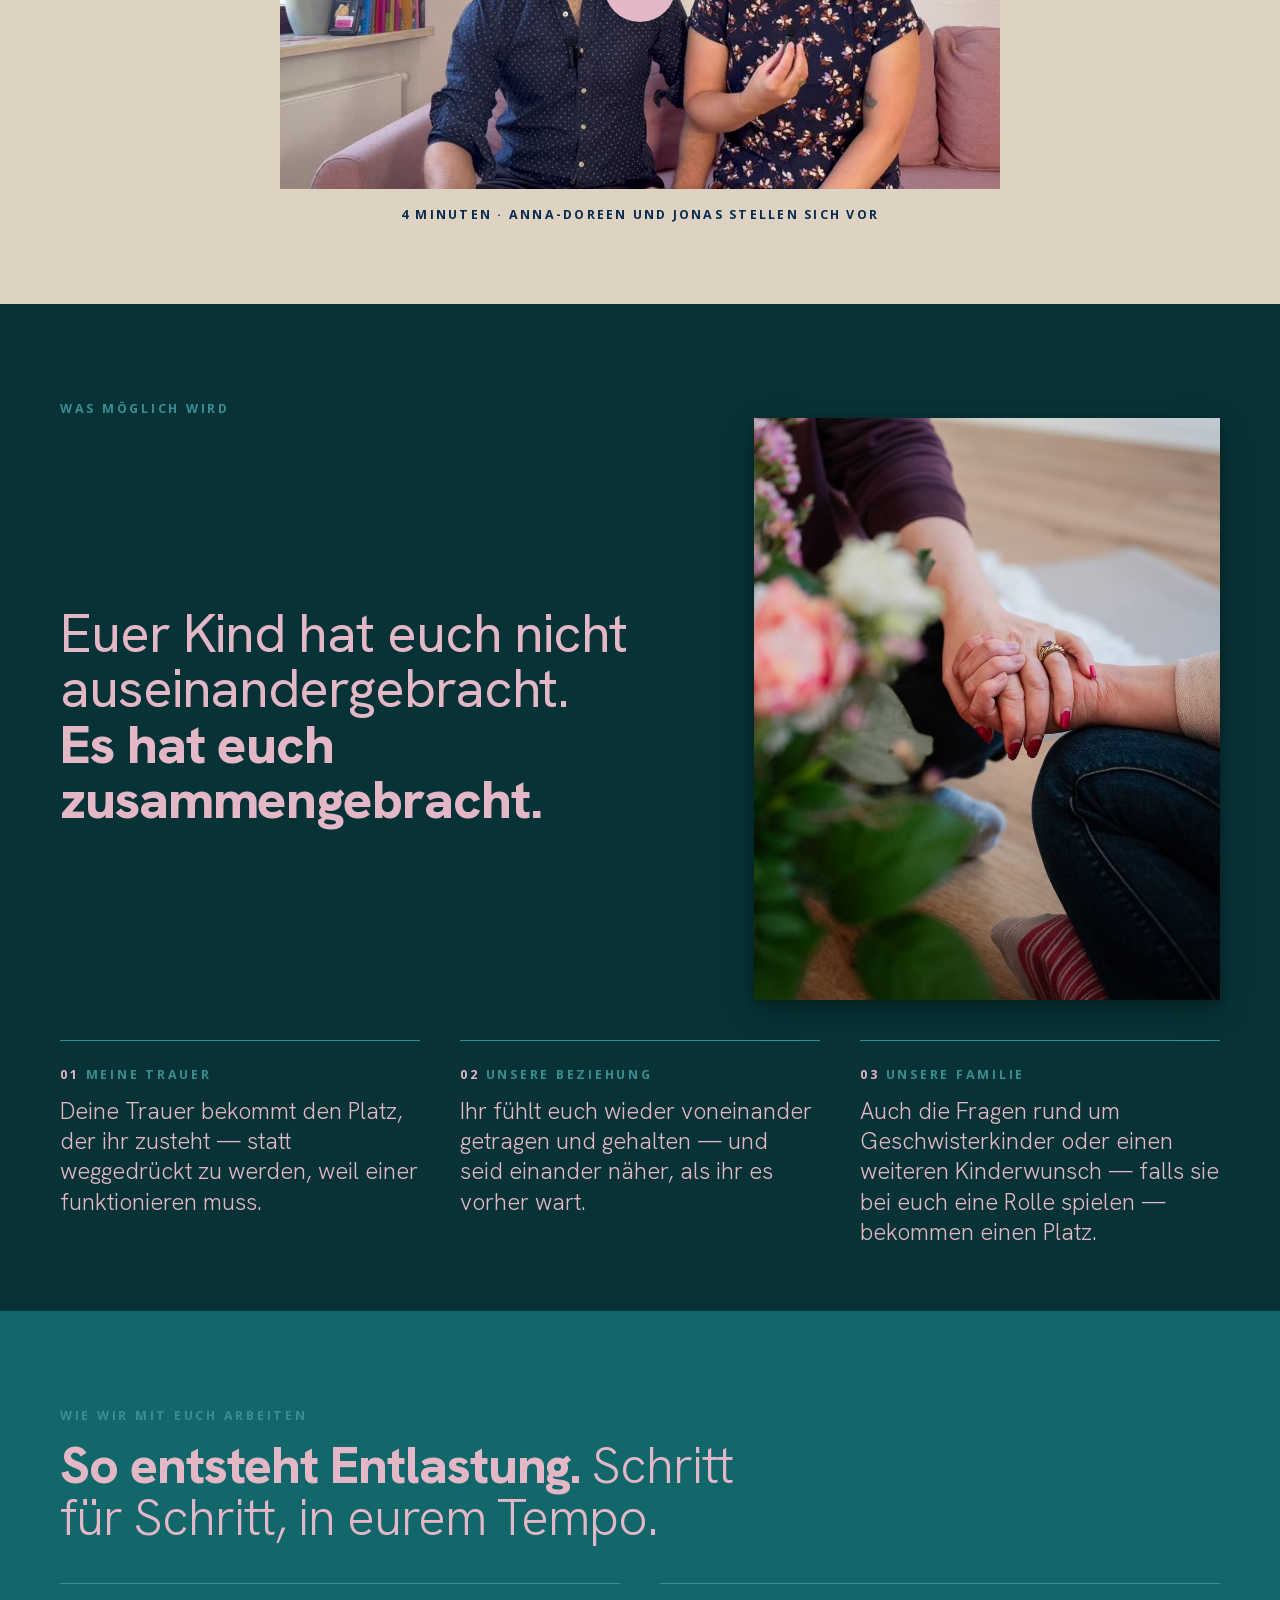
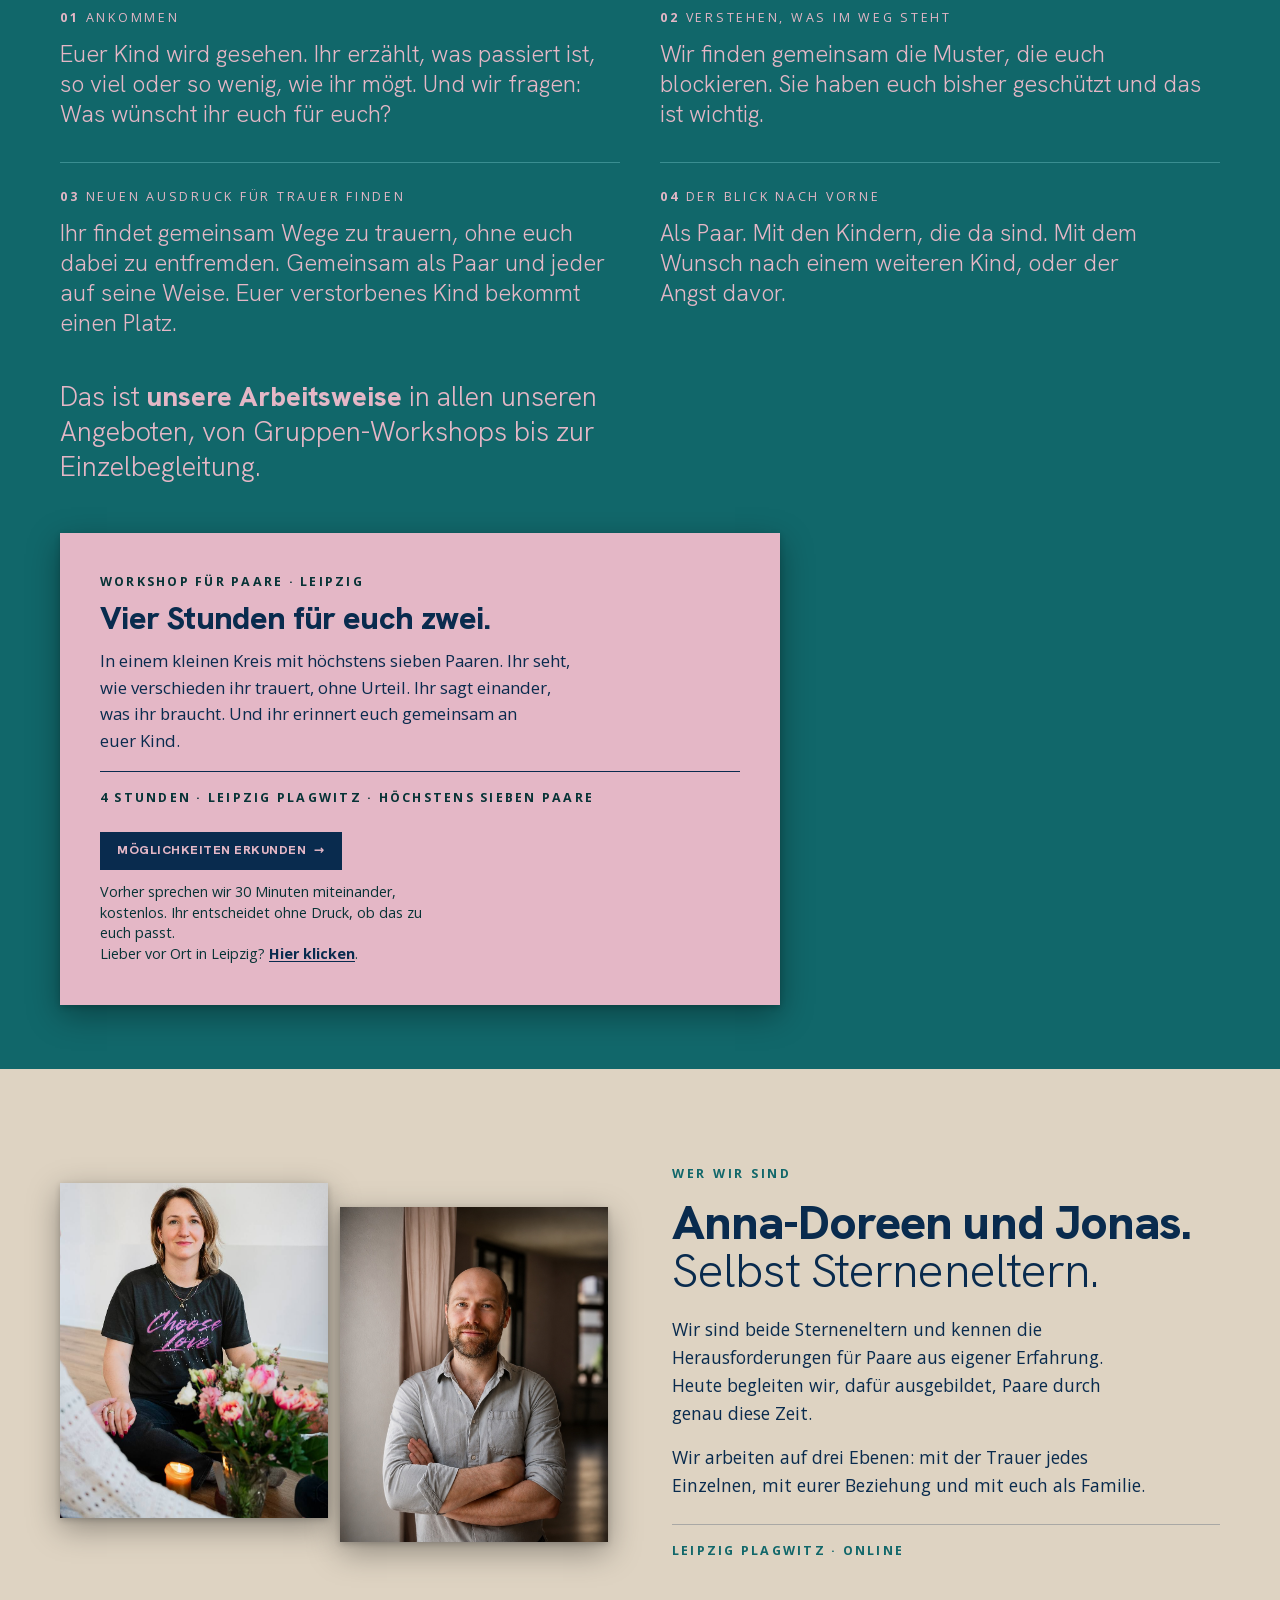
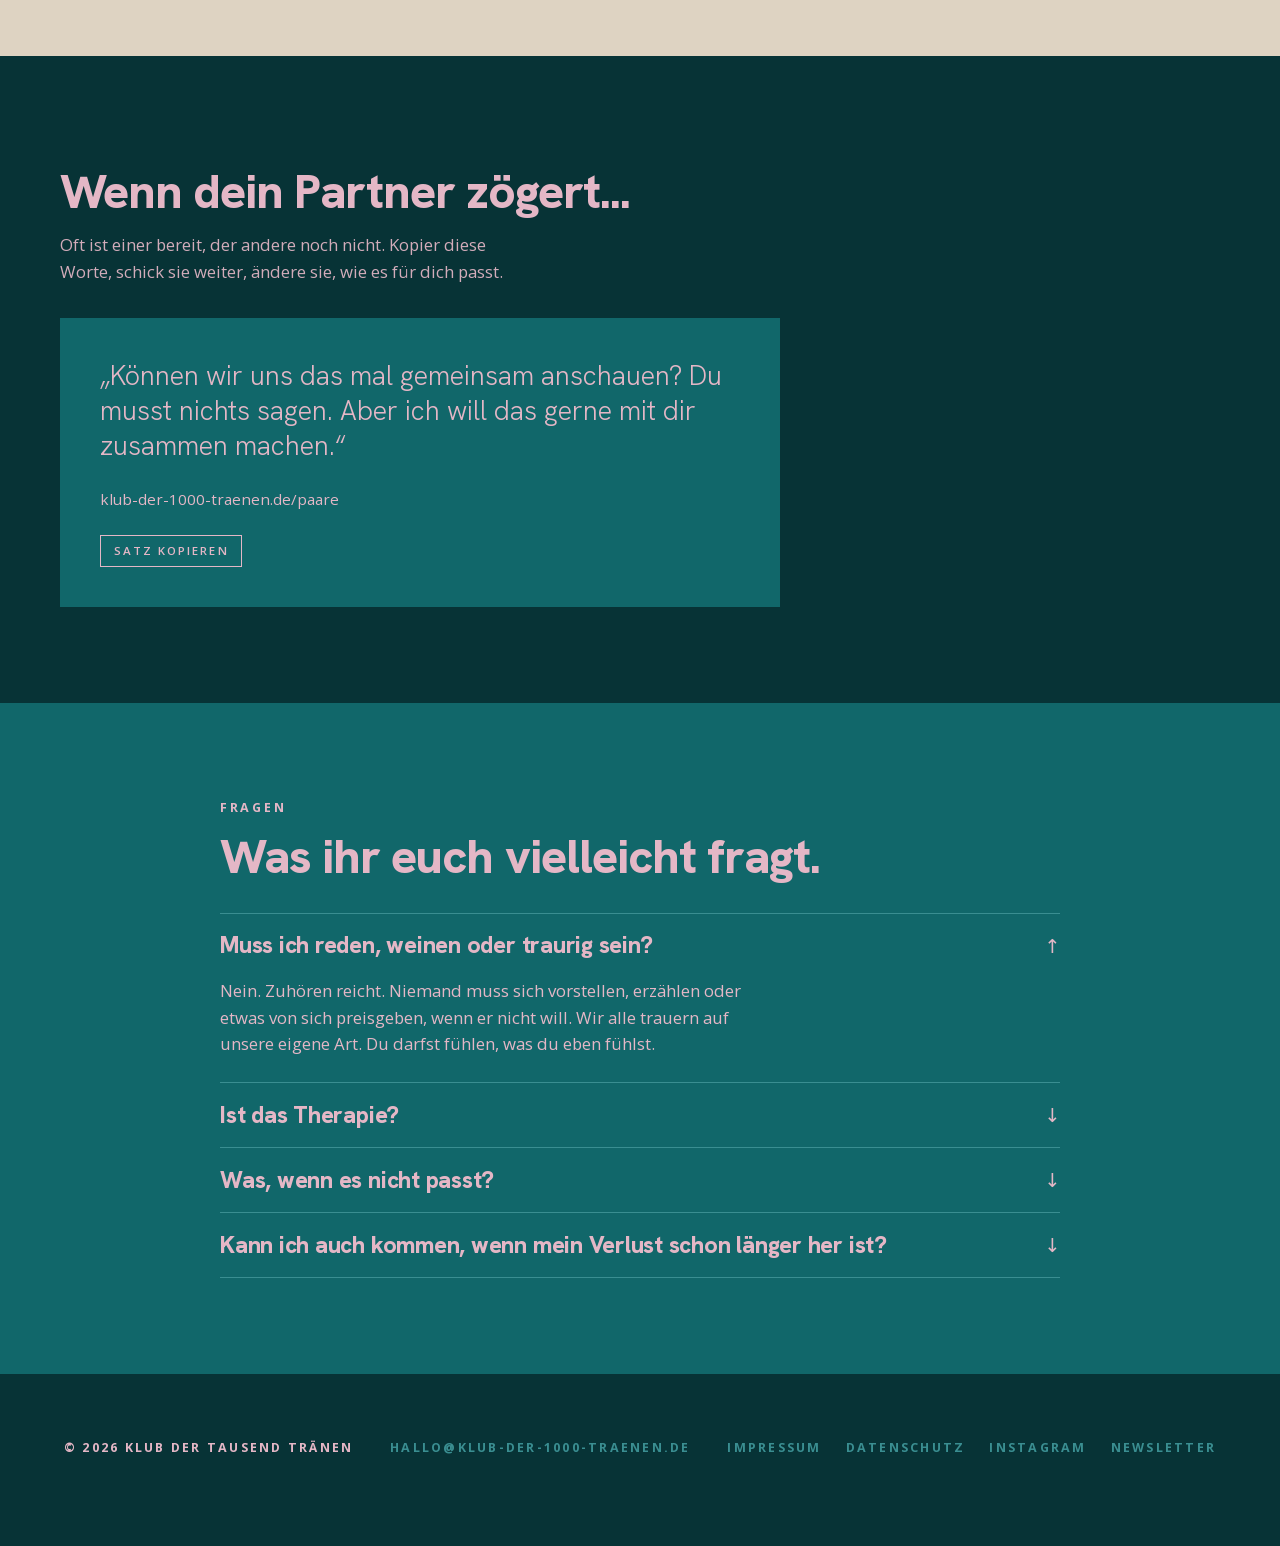
<file: paare.html>
<!doctype html>
<html lang="de">
<head>
<meta charset="utf-8">
<title>Für Paare nach dem Verlust eines Kindes – Klub der Tausend Tränen</title>
<meta name="viewport" content="width=device-width,initial-scale=1">
<meta name="description" content="Euch fällt es gerade schwer, gut füreinander da zu sein. Begleitung für Sterneneltern als Paar, in Leipzig und online.">
<link rel="canonical" href="https://klub-der-1000-traenen.de/paare">

<meta property="og:type" content="website">
<meta property="og:site_name" content="Klub der Tausend Tränen">
<meta property="og:locale" content="de_DE">
<meta property="og:title" content="Für Paare nach dem Verlust eines Kindes – Klub der Tausend Tränen">
<meta property="og:description" content="Euch fällt es gerade schwer, gut füreinander da zu sein. Begleitung für Sterneneltern als Paar, in Leipzig und online.">
<meta property="og:url" content="https://klub-der-1000-traenen.de/paare">
<meta property="og:image" content="https://klub-der-1000-traenen.de/assets/og-image.jpg">
<meta property="og:image:width" content="1200">
<meta property="og:image:height" content="630">
<meta property="og:image:alt" content="Zwei geöffnete Hände, die Wasser halten">
<meta name="twitter:card" content="summary_large_image">

<link rel="stylesheet" href="/assets/fonts.css">

<script data-goatcounter="https://klub1000traenen.goatcounter.com/count" async src="//gc.zgo.at/count.js"></script>

<style>
  :root {
    --color-petrol-deep: #073336;
    --color-petrol:      #11676A;
    --color-petrol-high: #3A8E91;
    --color-rose:        #E4B7C6;
    --color-ink:         #092B4E;
    --color-cream:       #E9E4D4;

    --font-display: "Safiro", "Hanken Grotesk", "Helvetica Neue", system-ui, sans-serif;
    --font-body:    "Open Sans", system-ui, sans-serif;

    --space-1: 0.5rem; --space-2: 1rem; --space-3: 1.5rem; --space-4: 2.5rem;
    --space-5: 4rem;   --space-6: 6rem;  --space-7: 10rem;

    --container: 1200px;
    --text-label: 0.78rem;
    --shadow-photo: 0 10px 30px rgba(0,0,0,0.35), 0 2px 6px rgba(0,0,0,0.18);
  }

  *, *::before, *::after { box-sizing: border-box; }
  html { background: var(--color-petrol); color: var(--color-rose); scroll-behavior: smooth; -webkit-text-size-adjust: 100%; }
  body { margin: 0; background: var(--color-petrol-deep); font-family: var(--font-body); font-size: 1.1rem; line-height: 1.55; -webkit-font-smoothing: antialiased; }
  ::selection { background: var(--color-rose); color: var(--color-ink); }
  a { color: var(--color-rose); }
  a:hover { color: var(--color-petrol-high); }
  img { max-width: 100%; }
  main { font-family: var(--font-body); color: var(--color-rose); overflow-x: hidden; }

  .container { max-width: var(--container); margin: 0 auto; padding: 0 1.25rem; }

  /* Kicker */
  .kicker { font-family: var(--font-body); font-weight: 700; font-size: var(--text-label); letter-spacing: 0.22em; text-transform: uppercase; line-height: 1.4; }
  .kicker--tight { letter-spacing: 0.18em; }
  .kicker--rose  { color: var(--color-rose); }
  .kicker--muted { color: var(--color-petrol-high); }
  .kicker--deep  { color: var(--color-petrol-deep); }

  /* Buttons */
  .btn { display: inline-flex; justify-content: center; align-items: center; gap: 0.6em; font-family: var(--font-body); font-weight: 600; text-transform: uppercase; letter-spacing: 0.18em; line-height: 1.2; text-decoration: none; cursor: pointer; border-radius: 0; border: 1px solid; white-space: nowrap; font-size: 0.78rem; padding: 0.85em 1.3em; transition: background 120ms ease, color 120ms ease, border-color 120ms ease; }
  .btn--full { display: flex; width: 100%; }
  .btn--sm { font-size: 0.72rem; padding: 0.7em 1.1em; }
  .btn .arrow { font-family: var(--font-body); }
  .btn--rose { background: var(--color-rose); color: var(--color-petrol-deep); border-color: var(--color-rose); }
  .btn--rose:hover { background: transparent; color: var(--color-rose); }
  .btn--outline { background: transparent; color: var(--color-rose); border-color: var(--color-rose); }
  .btn--outline:hover { background: var(--color-rose); color: var(--color-ink); }
  .btn--ink { font-family: var(--font-display); font-weight: 800; letter-spacing: 0.04em; background: var(--color-ink); color: var(--color-rose); border-color: var(--color-ink); }
  .btn--ink:hover { background: var(--color-petrol-deep); color: var(--color-rose); border-color: var(--color-petrol-deep); }
  .btn:focus-visible, .faq__q:focus-visible { outline: 2px solid var(--color-ink); outline-offset: 3px; }

  /* Header */
  .site-header { position: absolute; top: 0; left: 0; right: 0; z-index: 10; padding: var(--space-3) 0; }
  .site-header__inner { max-width: var(--container); margin: 0 auto; padding: 0 var(--space-3); display: flex; justify-content: space-between; align-items: center; gap: var(--space-3); }
  .brand { display: inline-grid; grid-template-columns: auto auto; align-items: center; gap: 0.7em; text-decoration: none; color: var(--color-rose); }
  .brand:hover { color: var(--color-rose); }
  .brand img { height: 46px; width: auto; display: block; }
  .brand span { font-family: var(--font-display); font-weight: 800; text-transform: uppercase; line-height: 0.88; letter-spacing: -0.005em; font-size: 15.2px; }
  .brand span span { display: block; }

  /* Hero */
  .hero { position: relative; min-height: 88svh; background: var(--color-ink); overflow: hidden; display: flex; align-items: flex-end; }
  .hero__bg { position: absolute; inset: 0; background: url(assets/wave-deep.jpg) center/cover no-repeat; }
  .hero__tint { position: absolute; inset: 0; background: var(--color-ink); mix-blend-mode: multiply; opacity: .72; }
  .hero__fade { position: absolute; inset: 0; background: linear-gradient(to top, var(--color-ink) 0%, rgba(9,43,78,0) 60%); }
  .hero__eye { position: absolute; top: 5.5rem; right: -0.75rem; width: clamp(104px,14vw,200px); z-index: 1; pointer-events: none; transform: rotate(-9deg); }
  .hero__eye img { width: 100%; height: auto; display: block; user-select: none; }
  .hero__content { position: relative; z-index: 2; width: 100%; max-width: var(--container); margin: 0 auto; padding: 10rem 1.25rem 2.5rem; }
  .hero h1 { margin: 1rem 0 0; font-family: var(--font-display); font-weight: 800; font-size: clamp(2rem,8.4vw,4.4rem); line-height: 1; letter-spacing: -0.022em; color: var(--color-rose); max-width: 20ch; text-wrap: balance; }
  .hero__sub { margin: 1.25rem 0 0; font-family: var(--font-display); font-weight: 300; font-size: clamp(1.15rem,4.6vw,1.45rem); line-height: 1.35; color: var(--color-rose); opacity: .9; max-width: 36ch; text-wrap: pretty; }
  .hero__ctas { display: flex; flex-direction: column; gap: 0.75rem; margin-top: 2rem; max-width: 400px; }
  .hero__meta { margin-top: 0.9rem; font-size: 0.9rem; line-height: 1.45; color: var(--color-rose); opacity: .85; max-width: 40ch; }

  /* Shared section type */
  .sec { padding: clamp(3.5rem,10vw,6rem) 0 clamp(3rem,8vw,4rem); }
  .h2 { font-family: var(--font-display); font-weight: 800; line-height: 1; letter-spacing: -0.02em; color: var(--color-rose); text-wrap: balance; }
  .light { font-weight: 300; }
  .normal { font-weight: normal; }

  /* 02 Pain */
  .pain { background: var(--color-petrol-deep); }
  .pain h2 { margin: 0 0 1.5rem; max-width: 22ch; font-size: clamp(1.9rem,6.4vw,3.4rem); }
  .pain__echo { margin: 0 0 2rem; max-width: 30ch; font-family: var(--font-display); font-weight: 300; font-size: clamp(1.3rem,4.8vw,1.8rem); line-height: 1.3; letter-spacing: -0.01em; color: var(--color-rose); text-wrap: pretty; }
  .pain__body { margin: 0; padding-top: 1.5rem; border-top: 1px solid var(--color-petrol-high); max-width: 720px; font-size: 1.1rem; line-height: 1.6; color: var(--color-rose); opacity: .92; text-wrap: pretty; }

  /* 03 Video */
  .video { background: color-mix(in oklch, var(--color-petrol-high) 32%, white); padding: clamp(3rem,8vw,5rem) 1.25rem; }
  .video__inner { max-width: 720px; margin: 0 auto; }
  .video__frame { position: relative; aspect-ratio: 16/9; background: var(--color-petrol-deep); overflow: hidden; }
  .video__frame iframe { position: absolute; inset: 0; width: 100%; height: 100%; border: 0; }
  .video__facade { position: absolute; inset: 0; width: 100%; height: 100%; padding: 0; border: 0; background: none; cursor: pointer; }
  .video__facade img { display: block; width: 100%; height: 100%; object-fit: cover; }
  .video__play { position: absolute; top: 50%; left: 50%; width: 72px; height: 72px; margin: -36px 0 0 -36px; border-radius: 50%; background: var(--color-rose); box-shadow: 0 4px 18px rgb(0 0 0 / .25); transition: transform .2s ease; }
  .video__play::after { content: ""; position: absolute; top: 50%; left: 50%; margin: -12px 0 0 -7px; border-style: solid; border-width: 12px 0 12px 20px; border-color: transparent transparent transparent var(--color-ink); }
  .video__facade:hover .video__play, .video__facade:focus-visible .video__play { transform: scale(1.08); }
  .video__caption { margin: 1rem 0 0; text-align: center; color: var(--color-ink); font-size: var(--text-label); letter-spacing: 0.18em; text-transform: uppercase; font-weight: 700; }

  /* 04 Was möglich wird */
  .vacation { background: var(--color-petrol-deep); }
  .vacation__lead { margin: 1rem 0 2.5rem; max-width: 22ch; font-family: var(--font-display); font-weight: 800; font-size: clamp(1.8rem,6.6vw,3.4rem); line-height: 1.02; letter-spacing: -0.02em; color: var(--color-rose); text-wrap: balance; }
  .layers { display: grid; grid-template-columns: repeat(auto-fit, minmax(min(100%,280px),1fr)); gap: 2rem var(--space-4); }
  .layer { border-top: 1px solid var(--color-petrol-high); padding-top: 1.5rem; }
  .layer__label { font-size: var(--text-label); letter-spacing: 0.22em; text-transform: uppercase; font-weight: 700; color: var(--color-petrol-high); margin-bottom: 0.75rem; }
  .layer__label strong { color: var(--color-rose); margin-right: 0.5em; }
  .layer p { margin: 0; font-family: var(--font-display); font-weight: 300; font-size: clamp(1.2rem,4.4vw,1.45rem); line-height: 1.3; color: var(--color-rose); text-wrap: pretty; }

  /* 05 Wer wir sind */
  .about { background: var(--color-petrol); padding: clamp(3.5rem,10vw,6rem) 0; }
  .about__grid { display: grid; grid-template-columns: repeat(auto-fit, minmax(min(100%,340px),1fr)); gap: 2.5rem var(--space-5); align-items: center; }
  .about__photos { display: grid; grid-template-columns: 1fr 1fr; gap: 0.75rem; padding-bottom: 1.5rem; }
  .about__photos img { width: 100%; aspect-ratio: 4/5; object-fit: cover; display: block; box-shadow: var(--shadow-photo); }
  .about__photos img + img { transform: translateY(1.5rem); }
  .about h2 { margin: 1rem 0 1.25rem; font-size: clamp(1.9rem,6vw,3rem); }
  .about p { margin: 0 0 1rem; font-size: 1.1rem; line-height: 1.6; color: var(--color-ink); max-width: 48ch; text-wrap: pretty; }
  .about p:last-of-type { margin-bottom: 0; }
  .about__place { margin-top: 1.5rem; padding-top: 1rem; border-top: 1px solid var(--color-petrol-high); font-size: var(--text-label); letter-spacing: 0.18em; text-transform: uppercase; font-weight: 700; color: var(--color-rose); }

  /* 06 Der nächste Schritt */
  .step { background: var(--color-rose); color: var(--color-ink); }
  .step ::selection { background: var(--color-ink); color: var(--color-rose); }
  .step__grid { display: grid; grid-template-columns: repeat(auto-fit, minmax(min(100%,340px),1fr)); gap: 3rem var(--space-5); }
  .step__col { border-top: 1.5px solid var(--color-ink); padding-top: 1.5rem; scroll-margin-top: 1.5rem; display: flex; flex-direction: column; }
  .step h3 { margin: 0.75rem 0; font-family: var(--font-display); font-weight: 800; font-size: clamp(1.55rem,5.4vw,2rem); line-height: 1.05; letter-spacing: -0.02em; color: var(--color-ink); text-wrap: balance; }
  .step p { margin: 0 0 1.5rem; font-size: 1.05rem; line-height: 1.6; color: var(--color-ink); max-width: 44ch; text-wrap: pretty; }
  .step__action { margin-top: auto; }
  .step__intro { margin: 0.75rem 0 2.5rem; max-width: 36ch; font-family: var(--font-display); font-weight: 300; font-size: clamp(1.3rem,4.8vw,1.7rem); line-height: 1.3; color: var(--color-ink); text-wrap: pretty; }
  .step__note { margin-top: 0.75rem; font-size: 0.9rem; line-height: 1.45; color: var(--color-petrol-deep); }
  .step__note a { color: var(--color-ink); font-weight: 700; text-decoration: underline; text-underline-offset: 2px; }
  .step__facts { display: grid; grid-template-columns: auto 1fr; gap: 0.5rem 1rem; margin: 0 0 1.5rem; padding: 1rem 0; border-top: 1px solid rgba(9,43,78,0.25); border-bottom: 1px solid rgba(9,43,78,0.25); font-size: 1rem; line-height: 1.45; color: var(--color-ink); max-width: 44ch; }
  .step__facts dt { font-size: var(--text-label); letter-spacing: 0.14em; text-transform: uppercase; font-weight: 700; padding-top: 0.15em; }
  .step__facts dd { margin: 0; }
  .step__musst { margin: 0 0 1.25rem; color: var(--color-ink); }
  .step p.step__musst-head { margin: 0 0 0.4rem; font-weight: 700; }
  .step__musst ul { margin: 0; padding-left: 1.2rem; font-size: 1rem; line-height: 1.55; }
  .step__more { margin: 0 0 1.5rem; color: var(--color-ink); max-width: 44ch; }
  .step__more summary { cursor: pointer; font-weight: 700; text-decoration: underline; text-underline-offset: 3px; }
  .step__more p { margin: 0.75rem 0 0; font-size: 1rem; }
  .step__hosts { display: flex; align-items: center; margin: 0 0 1.25rem; }
  .step__hosts img { width: 52px; height: 52px; border-radius: 50%; object-fit: cover; border: 2px solid var(--color-rose); }
  .step__hosts img + img { margin-left: -14px; }
  .step__hosts span { margin-left: 0.75rem; font-size: 0.95rem; line-height: 1.4; color: var(--color-ink); max-width: 30ch; }

  /* 07 Partner */
  .partner { position: relative; background: var(--color-petrol-deep); padding: clamp(3.5rem,10vw,6rem) 0; }
  .partner h2 { margin: 1rem 0; font-size: clamp(1.9rem,6vw,3rem); }
  .partner__intro { margin: 0 0 2rem; font-size: 1.05rem; line-height: 1.6; color: var(--color-rose); opacity: .92; max-width: 48ch; text-wrap: pretty; }
  .partner__card { background: var(--color-petrol); padding: clamp(1.5rem,5vw,2.5rem); display: flex; flex-direction: column; gap: 1.5rem; max-width: 720px; }
  .partner__quote { margin: 0; font-family: var(--font-display); font-weight: 300; font-size: clamp(1.3rem,4.8vw,1.7rem); line-height: 1.3; color: var(--color-rose); text-wrap: pretty; }
  .partner__url { font-size: 0.95rem; color: var(--color-rose); font-weight: 400; }

  /* 08 FAQ */
  .faq { background: var(--color-petrol); padding: clamp(3.5rem,10vw,6rem) 0; }
  .faq__inner { max-width: 880px; margin: 0 auto; padding: 0 1.25rem; }
  .faq h2 { margin: 1rem 0 2rem; font-size: clamp(1.9rem,6vw,3rem); }
  .faq__list { border-bottom: 1px solid var(--color-petrol-high); }
  .faq__item { border-top: 1px solid var(--color-petrol-high); }
  .faq__q { width: 100%; display: flex; justify-content: space-between; align-items: center; gap: 1rem; min-height: 64px; padding: 1rem 0; background: none; border: 0; cursor: pointer; text-align: left; font-family: var(--font-display); font-weight: 800; font-size: clamp(1.15rem,4.4vw,1.45rem); line-height: 1.15; letter-spacing: -0.01em; color: var(--color-rose); }
  .faq__glyph { font-family: var(--font-body); font-weight: 400; font-size: 1.2rem; flex: none; }
  .faq__a { margin: 0 0 1.5rem; font-size: 1.05rem; line-height: 1.6; color: var(--color-rose); max-width: 56ch; text-wrap: pretty; }
  .faq__cta { margin-top: 2.5rem; display: flex; flex-direction: column; gap: 0.75rem; max-width: 400px; }

  /* Footer */
  .site-footer { background: var(--color-petrol-deep); padding: var(--space-5) 0 5.5rem; color: var(--color-petrol-high); font-family: var(--font-body); font-size: var(--text-label); letter-spacing: 0.18em; text-transform: uppercase; font-weight: 700; }
  .site-footer__inner { max-width: var(--container); margin: 0 auto; padding: 0 var(--space-3); display: flex; justify-content: space-between; gap: var(--space-3); flex-wrap: wrap; }
  .site-footer a { text-decoration: none; color: inherit; }
  .site-footer a:hover { color: var(--color-rose); }
  .site-footer__links { display: flex; gap: var(--space-3); flex-wrap: wrap; }

  /* Mobile bar */
  .mobile-bar { position: fixed; left: 0; right: 0; bottom: 0; z-index: 50; background: var(--color-petrol-deep); border-top: 1px solid var(--color-petrol-high); padding: 0.6rem 0.75rem calc(0.6rem + env(safe-area-inset-bottom)); display: grid; grid-template-columns: 1fr 1fr; gap: 0.5rem; }
  .mobile-bar .btn { min-height: 48px; padding: 0.6em 0.5em; font-size: 0.74rem; letter-spacing: 0.12em; }
  .mobile-bar[hidden] { display: none; }

  /* Warm: Bilder */
  .photo { display: block; width: 100%; height: auto; object-fit: cover; box-shadow: var(--shadow-photo); }
  .pain__grid { display: grid; grid-template-columns: 1fr; gap: 2rem; align-items: center; }
  .pain__photo { aspect-ratio: 4/3; object-position: 50% 62%; }
  .vacation__grid { display: grid; grid-template-columns: 1fr; gap: 2rem; align-items: center; margin-bottom: 2.5rem; }
  .vacation__grid .vacation__lead { margin-bottom: 0; }
  .vacation__photo { aspect-ratio: 4/3; object-position: 50% 45%; }
  .step__photo { aspect-ratio: 16/10; object-position: 50% 60%; margin-bottom: 1.5rem; box-shadow: none; }
  @media (min-width: 880px) {
    .pain__grid { grid-template-columns: 1.15fr 0.85fr; gap: var(--space-5); }
    .pain__photo { aspect-ratio: 4/5; object-position: 50% 50%; }
    .vacation__grid { grid-template-columns: 1.15fr 0.85fr; gap: var(--space-5); }
    .vacation__photo { aspect-ratio: 4/5; }
  }

  /* 04b Wie wir arbeiten */
  .how { background: var(--color-petrol); }
  .how__lead { margin: 1rem 0 2.5rem; max-width: 24ch; font-size: clamp(1.9rem,6.2vw,3.2rem); }
  .how__steps { list-style: none; margin: 0; padding: 0; display: grid; grid-template-columns: 1fr; gap: 2rem var(--space-4); }
  @media (min-width: 720px) { .how__steps { grid-template-columns: repeat(2, minmax(0,1fr)); } }
  .how .layer { border-top-color: var(--color-petrol-high); }
  .how .layer__label { color: var(--color-rose); font-weight: 400; }
  .how__note { margin: 2.5rem 0 0; max-width: 40ch; font-family: var(--font-display); font-weight: 300; font-size: clamp(1.3rem,4.8vw,1.7rem); line-height: 1.3; color: var(--color-rose); text-wrap: pretty; }
  .how__note strong { font-weight: 800; }

  /* Workshop-Karte */
  .offer-card { margin-top: 3rem; background: var(--color-rose); color: var(--color-ink); padding: clamp(1.5rem,5vw,2.5rem); max-width: 720px; box-shadow: var(--shadow-photo); }
  .offer-card ::selection { background: var(--color-ink); color: var(--color-rose); }
  .offer-card h3 { margin: 0.75rem 0; font-family: var(--font-display); font-weight: 800; font-size: clamp(1.55rem,5.4vw,2rem); line-height: 1.05; letter-spacing: -0.02em; color: var(--color-ink); }
  .offer-card p { margin: 0 0 1rem; font-size: 1.05rem; line-height: 1.6; color: var(--color-ink); max-width: 48ch; text-wrap: pretty; }
  .offer-card__meta { font-size: var(--text-label); letter-spacing: 0.18em; text-transform: uppercase; font-weight: 700; color: var(--color-petrol-deep); padding-top: 1rem; border-top: 1.5px solid var(--color-ink); }
  .offer-card__action { margin-top: 1.5rem; }
  .offer-card__note { margin-top: 0.75rem; font-size: 0.9rem; line-height: 1.45; color: var(--color-petrol-deep); max-width: 44ch; }
  .offer-card__note a { color: var(--color-ink); font-weight: 700; text-decoration: underline; text-underline-offset: 2px; }
  .step__grid--single { grid-template-columns: 1fr; max-width: 560px; }
  #gespraech { scroll-margin-top: 1.5rem; }

  /* Warm: Creme für "Wer wir sind" */
  .about--cream { background: color-mix(in oklch, var(--color-petrol-high) 32%, white); }
  .about--cream ::selection { background: var(--color-ink); color: var(--color-rose); }
  .about--cream .kicker--rose { color: var(--color-petrol); }
  .about--cream h2 { color: var(--color-ink); }
  .about--cream .about__place { color: var(--color-petrol); border-top-color: rgba(9,43,78,0.25); }

  @media (prefers-reduced-motion: reduce) {
    html { scroll-behavior: auto; }
    .btn { transition: none; }
  }
</style>
</head>
<body>
<main>

  <section id="top" class="hero" data-screen-label="01 Wiedererkennen">
    <div class="hero__bg"></div>
    <div class="hero__tint"></div>
    <div class="hero__fade"></div>
    <header class="site-header">
      <div class="site-header__inner">
        <a class="brand" href="#top" aria-label="Klub der Tausend Tränen">
          <img src="assets/logo.png" alt="" aria-hidden="true">
          <span><span>Klub der</span><span>1000 Tränen</span></span>
        </a>
      </div>
    </header>
    <div class="hero__eye" aria-hidden="true"><img src="assets/eye-magenta.png" alt=""></div>
    <div class="hero__content">
      <!-- BIS 15.10.2026: Gedenktag-Hero (passt zur Anzeige). Danach wieder den Paar-Hero:
      <div class="kicker kicker--rose">Für Sterneneltern</div>
      <h1>Euch fällt es gerade schwer, gut füreinander da zu sein — in dem Moment, wo ihr euch am meisten braucht.</h1>
      <p class="hero__sub">Wir begleiten euch als Paar durch diese Zeit. So, dass jeder auf seine Art trauern darf und ihr einander dabei wiederfindet.</p>
      <div class="hero__ctas">
        <a class="btn btn--rose btn--full" href="#gespraech" data-goatcounter-click="hero-gespraech">Möglichkeiten erkunden <span class="arrow" aria-hidden="true">→</span></a>
        <a class="btn btn--outline btn--full" href="#gedenktag" data-goatcounter-click="hero-gedenktag">Gedenktag am 15. Oktober</a>
      </div>
      <div class="hero__meta">30 Minuten am Telefon, kostenlos · Oder uns am Gedenktag in Leipzig kennenlernen</div>
      -->
      <div class="kicker kicker--rose">Gedenktag · 15. Oktober · Leipzig</div>
      <h1>Hast du selbst ein Sternenkind oder kennst du Sterneneltern?</h1>
      <p class="hero__sub">Am 15. Oktober gedenken wir gemeinsam unserer Sternenkinder. Ein Ort, an dem eure Trauer Platz hat, alleine oder als Paar. Begleitet von Anna-Doreen und Jonas.</p>
      <div class="hero__ctas">
        <a class="btn btn--rose btn--full" href="#gedenktag" data-goatcounter-click="hero-gedenktag">Platz am Gedenktag sichern <span class="arrow" aria-hidden="true">→</span></a>
        <button type="button" class="btn btn--outline btn--full" id="hero-share" data-goatcounter-click="hero-weiterleiten">An Freunde weiterleiten</button>
      </div>
      <div class="hero__meta">Do, 15.10. · 18:30–21 Uhr · tæmpl, Leipzig-Plagwitz</div>
    </div>
  </section>

  <section id="schritt" class="sec step" data-screen-label="06 Der nächste Schritt">
    <div class="container">
      <div class="kicker kicker--deep">Der nächste Schritt</div>
      <p class="step__intro">Komm zum Weltgedenktag. Alleine oder gemeinsam.</p>
      <div class="step__grid step__grid--single">

        <div id="gedenktag" class="step__col">
          <img class="photo step__photo" src="assets/gedenktag-kerze.jpg" alt="Eine brennende Kerze auf dem Boden, daneben Becher, Blumen und Rosenblätter, die eine Frau verstreut" loading="lazy">
          <div class="kicker kicker--deep kicker--tight">Trauerkreis · 15. Oktober · Leipzig</div>
          <h3>Am 15. Oktober gedenken wir unserer Sternenkinder. <span class="normal">Kommt dazu.</span></h3>
          <p>Ein Abend im Kreis für alle, die ein Sternenkind im Herzen tragen und diesen Tag nicht alleine verbringen möchten. Alleine oder als Paar.</p>
          <dl class="step__facts">
            <dt>Wann</dt><dd>Donnerstag, 15. Oktober, 18:30 bis 21 Uhr. Kommt gern ein paar Minuten früher.</dd>
            <dt>Wo</dt><dd>tæmpl, Weißenfelser Straße 11, Leipzig-Plagwitz. Eingang an der Ecke Alte Straße.</dd>
          </dl>
          <div class="step__musst">
            <p class="step__musst-head">Ihr müsst nicht</p>
            <ul>
              <li>erzählen, was noch zu frisch ist</li>
              <li>erklären, warum ihr hier seid</li>
              <li>bis zum Schluss bleiben</li>
            </ul>
          </div>
          <details class="step__more">
            <summary>Was euch erwartet und was ihr mitbringen könnt</summary>
            <p><strong>Was da ist:</strong> ein geschützter, achtsamer Raum. Eine einfühlsame Kreisleitung, die durch den Abend führt. Wasser und Tee. Andere Menschen, die Ähnliches erlebt haben.</p>
            <p><strong>Bringt gern mit:</strong> eine Kerze für euer Sternenkind, Erinnerungsstücke wie Fotos, Ultraschallbilder oder ein Kuscheltier, ein Notizbuch, falls ihr etwas schreiben möchtet.</p>
            <p><strong>Anfahrt:</strong> Bus 74 oder Tram 14, die Tram 1, 2 und 3 halten ganz in der Nähe.</p>
          </details>
          <div class="step__hosts">
            <img src="assets/anna-doreen.jpg" alt="Anna-Doreen Böhmer" loading="lazy">
            <img src="assets/jonas-neu.jpg" alt="Jonas Zimmermann" loading="lazy">
            <span>Anna-Doreen und Jonas sind an dem Tag für euch da.</span>
          </div>
          <div class="step__action">
            <a class="btn btn--ink btn--full" href="https://buy.stripe.com/cNifZi5Qz2XC7WW28gg3603" data-goatcounter-click="gedenktag">Platz am Gedenktag sichern <span class="arrow" aria-hidden="true">→</span></a>
            <div class="step__note">Anmeldung über Stripe, Bestätigung per Mail. Wenn ihr doch nicht kommen könnt, schreibt uns kurz: <a href="mailto:hallo@klub-der-1000-traenen.de">hallo@klub-der-1000-traenen.de</a></div>
          </div>
        </div>

      </div>
    </div>
  </section>

  <section class="sec pain" data-screen-label="02 Das kennt ihr">
    <div class="container pain__grid">
      <div>
      <h2 class="h2">Euer Kind ist gestorben. <span class="light">Und jetzt steht eure Beziehung auf dem Spiel.</span></h2>
      <p class="pain__echo">Einer weint, einer funktioniert. Und keiner kommt mehr an den anderen ran.</p>
      <p class="pain__body">Ihr liebt euch. Ihr trauert beide. Nur eben so verschieden, dass es sich wie Einsamkeit anfühlt. Dabei braucht ihr euch gerade am stärksten.</p>
      </div>
      <img class="photo pain__photo" src="assets/room-tulips.jpg" alt="Ein Sofa mit zwei Tassen auf dem Tisch" loading="lazy">
    </div>
  </section>

  <section class="video" data-screen-label="03 Video">
    <div class="video__inner">
      <div class="video__frame">
        <button type="button" class="video__facade" data-vimeo="1231216829" data-goatcounter-click="video-play" aria-label="Video abspielen: Anna-Doreen und Jonas stellen sich vor, 4 Minuten">
          <img src="assets/video-poster.jpg" alt="Anna-Doreen und Jonas auf einem rosa Sofa" width="960" height="540" loading="lazy" decoding="async">
          <span class="video__play" aria-hidden="true"></span>
        </button>
      </div>
      <p class="video__caption">4 Minuten · Anna-Doreen und Jonas stellen sich vor</p>
    </div>
  </section>

  <section class="sec vacation" data-screen-label="04 Was möglich wird">
    <div class="container">
      <div class="kicker kicker--muted">Was möglich wird</div>
      <div class="vacation__grid">
        <p class="vacation__lead"><span class="normal">Euer Kind hat euch nicht auseinandergebracht.</span><br>Es hat euch zusammengebracht.</p>
        <img class="photo vacation__photo" src="assets/room-sofa.jpg" alt="Zwei Hände, die sich halten" loading="lazy">
      </div>
      <div class="layers">
        <div class="layer">
          <div class="layer__label"><strong>01</strong>Meine Trauer</div>
          <p>Deine Trauer bekommt den Platz, der ihr zusteht — statt weggedrückt zu werden, weil einer funktionieren muss.</p>
        </div>
        <div class="layer">
          <div class="layer__label"><strong>02</strong>Unsere Beziehung</div>
          <p>Ihr fühlt euch wieder voneinander getragen und gehalten — und seid einander näher, als ihr es vorher wart.</p>
        </div>
        <div class="layer">
          <div class="layer__label"><strong>03</strong>Unsere Familie</div>
          <p>Auch die Fragen rund um Geschwisterkinder oder einen weiteren Kinderwunsch — falls sie bei euch eine Rolle spielen — bekommen einen Platz.</p>
        </div>
      </div>
    </div>
  </section>

  <section id="wie" class="sec how" data-screen-label="04b Wie wir arbeiten">
    <div class="container">
      <div class="kicker kicker--muted">Wie wir mit euch arbeiten</div>
      <h2 class="h2 how__lead">So entsteht Entlastung. <span class="light">Schritt für Schritt, in eurem Tempo.</span></h2>
      <ol class="how__steps">
        <li class="layer">
          <div class="layer__label"><strong>01</strong>Ankommen</div>
          <p>Euer Kind wird gesehen. Ihr erzählt, was passiert ist, so viel oder so wenig, wie ihr mögt. Und wir fragen: Was wünscht ihr euch für euch?</p>
        </li>
        <li class="layer">
          <div class="layer__label"><strong>02</strong>Verstehen, was im Weg steht</div>
          <p>Wir finden gemeinsam die Muster, die euch blockieren. Sie haben euch bisher geschützt und das ist wichtig.</p>
        </li>
        <li class="layer">
          <div class="layer__label"><strong>03</strong>Neuen Ausdruck für Trauer finden</div>
          <p>Ihr findet gemeinsam Wege zu trauern, ohne euch dabei zu entfremden. Gemeinsam als Paar und jeder auf seine Weise. Euer verstorbenes Kind bekommt einen Platz.</p>
        </li>
        <li class="layer">
          <div class="layer__label"><strong>04</strong>Der Blick nach vorne</div>
          <p>Als Paar. Mit den Kindern, die da sind. Mit dem Wunsch nach einem weiteren Kind, oder der Angst davor.</p>
        </li>
      </ol>
      <p class="how__note">Das ist <strong>unsere Arbeitsweise</strong> in allen unseren Angeboten, von Gruppen-Workshops bis zur Einzelbegleitung.</p>

      <div class="offer-card" id="gespraech">
        <div class="kicker kicker--deep kicker--tight">Workshop für Paare · Leipzig</div>
        <h3>Vier Stunden für euch zwei.</h3>
        <p>In einem kleinen Kreis mit höchstens sieben Paaren. Ihr seht, wie verschieden ihr trauert, ohne Urteil. Ihr sagt einander, was ihr braucht. Und ihr erinnert euch gemeinsam an euer Kind.</p>
        <div class="offer-card__meta">4 Stunden · Leipzig Plagwitz · höchstens sieben Paare</div>
        <div class="offer-card__action">
          <a class="btn btn--ink" href="https://calendly.com/klub-der-tausend-traenen/kennenlernen" data-goatcounter-click="kennenlernen">Möglichkeiten erkunden <span class="arrow" aria-hidden="true">→</span></a>
          <div class="offer-card__note">Vorher sprechen wir 30 Minuten miteinander, kostenlos. Ihr entscheidet ohne Druck, ob das zu euch passt.<br>Lieber vor Ort in Leipzig? <a href="https://zeeg.me/anna-doreen/einzelsession" data-goatcounter-click="vor-ort">Hier klicken</a>.</div>
        </div>
      </div>
    </div>
  </section>

  <section class="about about--cream" data-screen-label="05 Wer wir sind">
    <div class="container about__grid">
      <div class="about__photos">
        <img src="assets/anna-doreen.jpg" alt="Anna-Doreen Böhmer">
        <img src="assets/jonas-neu.jpg" alt="Jonas Zimmermann">
      </div>
      <div>
        <div class="kicker kicker--rose">Wer wir sind</div>
        <h2 class="h2">Anna-Doreen und Jonas. <span class="light">Selbst Sterneneltern.</span></h2>
        <p>Wir sind beide Sterneneltern und kennen die Herausforderungen für Paare aus eigener Erfahrung. Heute begleiten wir, dafür ausgebildet, Paare durch genau diese Zeit.</p>
        <p>Wir arbeiten auf drei Ebenen: mit der Trauer jedes Einzelnen, mit eurer Beziehung und mit euch als Familie.</p>
        <div class="about__place">Leipzig Plagwitz · Online</div>
      </div>
    </div>
  </section>

  <section class="partner" data-screen-label="07 Wenn dein Partner zögert">
    <div class="container">
      <h2 class="h2">Wenn dein Partner zögert...</h2>
      <p class="partner__intro">Oft ist einer bereit, der andere noch nicht. Kopier diese Worte, schick sie weiter, ändere sie, wie es für dich passt.</p>
      <div class="partner__card">
        <p class="partner__quote" id="partner-text">„Können wir uns das mal gemeinsam anschauen? Du musst nichts sagen. Aber ich will das gerne mit dir zusammen machen.“</p>
        <div class="partner__url">klub-der-1000-traenen.de/paare</div>
        <div>
          <button type="button" class="btn btn--outline btn--sm" id="partner-copy" data-goatcounter-click="partner-weiterschicken">Satz kopieren</button>
        </div>
      </div>
    </div>
  </section>

  <section class="faq" data-screen-label="08 FAQ">
    <div class="faq__inner">
      <div class="kicker kicker--rose">Fragen</div>
      <h2 class="h2">Was ihr euch vielleicht fragt.</h2>
      <div class="faq__list" id="faq"></div>
      <!-- BIS 15.10.2026 ausgeblendet (Hauptseite zeigt Gedenktag für 25 € statt 20 €). Danach wieder einbauen:
      <div class="faq__cta">
        <a class="btn btn--rose btn--full" href="index.html" data-goatcounter-click="alle-angebote">Weitere Angebote <span class="arrow" aria-hidden="true">→</span></a>
      </div>
      -->
    </div>
  </section>

  <footer class="site-footer">
    <div class="site-footer__inner">
      <span style="color:var(--color-rose)">© 2026 Klub der Tausend Tränen</span>
      <a href="mailto:hallo@klub-der-1000-traenen.de">hallo@klub-der-1000-traenen.de</a>
      <span class="site-footer__links">
        <a href="impressum.html">Impressum</a>
        <a href="datenschutz.html">Datenschutz</a>
        <a href="https://www.instagram.com/klub_der1000traenen/">Instagram</a>
        <a href="https://07864974.sibforms.com/serve/[base64]" target="_blank" rel="noopener" data-goatcounter-click="newsletter-footer">Newsletter</a>
      </span>
    </div>
  </footer>

  <div class="mobile-bar" id="mobile-bar" hidden>
    <!-- BIS 15.10.2026 Gedenktag zuerst und gefüllt; danach Reihenfolge und Farben zurücktauschen -->
    <a class="btn btn--rose btn--full" href="#gedenktag" data-goatcounter-click="leiste-gedenktag">Gedenktag 15.10.</a>
    <a class="btn btn--outline btn--full" href="#gespraech" data-goatcounter-click="leiste-gespraech">Möglichkeiten erkunden</a>
  </div>
</main>

<script>
(function () {
  // FAQ
  var faqs = [
    ['Muss ich reden, weinen oder traurig sein?', 'Nein. Zuhören reicht. Niemand muss sich vorstellen, erzählen oder etwas von sich preisgeben, wenn er nicht will. Wir alle trauern auf unsere eigene Art. Du darfst fühlen, was du eben fühlst.'],
    ['Ist das Therapie?', 'Nein. Keine Behandlung, keine Diagnose — ein Ort, an dem ihr als Paar seid, mit zwei Menschen, die selbst betroffen und ausgebildet sind.'],
    ['Was, wenn es nicht passt?', 'Ihr kommt, schaut es euch an — und wenn es nicht passt, geht ihr einfach. Kein Nachfassen, keine Fragen. Versprochen.'],
    ['Kann ich auch kommen, wenn mein Verlust schon länger her ist?', 'Gerade dann. Die meisten, die zu uns kommen, haben den Verlust nicht letzte Woche erlebt — sondern vor Jahren. Trauer hat kein Ablaufdatum.']
  ];
  var list = document.getElementById('faq');
  var items = faqs.map(function (f, i) {
    var item = document.createElement('div');
    item.className = 'faq__item';
    var btn = document.createElement('button');
    btn.type = 'button';
    btn.className = 'faq__q';
    btn.id = 'faq-q-' + i;
    btn.setAttribute('aria-controls', 'faq-a-' + i);
    var q = document.createElement('span'); q.textContent = f[0];
    var g = document.createElement('span'); g.className = 'faq__glyph'; g.setAttribute('aria-hidden', 'true');
    btn.appendChild(q); btn.appendChild(g);
    var a = document.createElement('p');
    a.className = 'faq__a'; a.id = 'faq-a-' + i; a.textContent = f[1];
    item.appendChild(btn); item.appendChild(a);
    list.appendChild(item);
    btn.addEventListener('click', function () { setOpen(open === i ? null : i); });
    return { btn: btn, glyph: g, answer: a };
  });
  var open = 0;
  function setOpen(idx) {
    open = idx;
    items.forEach(function (it, i) {
      var isOpen = i === open;
      it.btn.setAttribute('aria-expanded', isOpen ? 'true' : 'false');
      it.glyph.textContent = isOpen ? '↑' : '↓';
      it.answer.hidden = !isOpen;
    });
  }
  setOpen(0);

  // Partner-Satz: am Handy Teilen-Menü, sonst Zwischenablage
  var longText = 'Können wir uns das mal gemeinsam anschauen? Du musst nichts sagen. Aber ich will das gerne mit dir zusammen machen.\nklub-der-1000-traenen.de/paare';
  var copyBtn = document.getElementById('partner-copy');
  function isNarrow() { return window.innerWidth < 880; }
  function canShare() { return isNarrow() && !!navigator.share; }
  var resetTimer;
  function setLabel(txt) { copyBtn.textContent = txt; }
  function defaultLabel() { setLabel(canShare() ? 'Weiterschicken →' : 'Satz kopieren'); }
  defaultLabel();
  copyBtn.addEventListener('click', function () {
    if (canShare()) { navigator.share({ text: longText }).catch(function () {}); return; }
    var done = function () {
      setLabel('Kopiert ✓');
      clearTimeout(resetTimer);
      resetTimer = setTimeout(defaultLabel, 2200);
    };
    var fail = function () {
      var range = document.createRange();
      range.selectNodeContents(document.getElementById('partner-text'));
      var sel = window.getSelection();
      sel.removeAllRanges(); sel.addRange(range);
    };
    if (navigator.clipboard) { navigator.clipboard.writeText(longText).then(done, fail); } else { fail(); }
  });

  // Hero: an Freunde weiterleiten, gleiches Prinzip wie der Partner-Satz
  var friendText = 'Hey, ich habe dieses Angebot gefunden und musste an dich denken. Wäre das was für dich?\nhttps://klub-der-1000-traenen.de/paare?utm_source=weiterleitung';
  var shareBtn = document.getElementById('hero-share');
  var shareLabel = shareBtn.textContent;
  var shareTimer;
  shareBtn.addEventListener('click', function () {
    if (canShare()) { navigator.share({ text: friendText }).catch(function () {}); return; }
    var done = function () {
      shareBtn.textContent = 'Nachricht kopiert ✓';
      clearTimeout(shareTimer);
      shareTimer = setTimeout(function () { shareBtn.textContent = shareLabel; }, 2200);
    };
    if (navigator.clipboard) { navigator.clipboard.writeText(friendText).then(done, function () {}); }
  });

  // Mobile Leiste: nach dem Hero sichtbar, nicht über dem CTA-Block
  var bar = document.getElementById('mobile-bar');
  var step = document.getElementById('schritt');
  function onScroll() {
    var r = step.getBoundingClientRect();
    var stepInView = r.top < window.innerHeight && r.bottom > 0;
    var scrolled = window.scrollY > window.innerHeight * 0.75;
    bar.hidden = !(isNarrow() && scrolled && !stepInView);
  }
  window.addEventListener('scroll', onScroll, { passive: true });
  window.addEventListener('resize', function () { onScroll(); defaultLabel(); });
  onScroll();
})();
</script>
<script>
  // Video: Vimeo lädt erst beim Antippen
  document.querySelectorAll(".video__facade").forEach((btn) => {
    btn.addEventListener("click", () => {
      const f = document.createElement("iframe");
      f.src = "https://player.vimeo.com/video/" + btn.dataset.vimeo + "?autoplay=1&dnt=1&title=0&byline=0&portrait=0&texttrack=de";
      f.allow = "autoplay; fullscreen; picture-in-picture";
      f.allowFullscreen = true;
      f.title = "Anna-Doreen und Jonas stellen sich vor";
      btn.replaceWith(f);
    });
  });
</script>
<script>
  // Stripe: Herkunft aus der URL (utm_source/utm_campaign) als client_reference_id mitgeben,
  // damit jede Zahlung zeigt, ob sie aus der Anzeige, der Bio o. Ä. kam. Kein Cookie, kein Speicher.
  (function () {
    var p = new URLSearchParams(location.search);
    var ref = [p.get("utm_source"), p.get("utm_campaign")].filter(Boolean).join("_")
      .replace(/[^A-Za-z0-9_-]/g, "").slice(0, 200);
    if (!ref) return;
    document.querySelectorAll('a[href^="https://buy.stripe.com/"]').forEach(function (a) {
      var u = new URL(a.href);
      u.searchParams.set("client_reference_id", ref);
      a.href = u.toString();
    });
  })();

  // GoatCounter: einmal pro Aufruf melden, wie weit jemand kommt (Gedenktag-Button im Bild,
  // Seitenende erreicht). Unterscheidet "sieht die Karte, klickt nicht" von "springt vorher ab".
  (function () {
    if (!("IntersectionObserver" in window)) return;
    function send(name) {
      if (window.goatcounter && window.goatcounter.count) {
        window.goatcounter.count({ path: name, title: name, event: true });
      } else {
        setTimeout(function () { send(name); }, 1000);
      }
    }
    [["#gedenktag .step__action", "sicht-gedenktag-button"], [".site-footer", "sicht-seitenende"]].forEach(function (z) {
      var el = document.querySelector(z[0]);
      if (!el) return;
      var io = new IntersectionObserver(function (entries) {
        if (entries[0].isIntersecting) { io.disconnect(); send(z[1]); }
      }, { threshold: 0.5 });
      io.observe(el);
    });
  })();
</script>
</body>
</html>
</file>
<file: assets/fonts.css>
/* Selbst gehostet statt Google Fonts (keine IP-Übertragung an Google). Schriften: Hanken Grotesk, Open Sans, SIL Open Font License 1.1. */
@font-face {
  font-family: 'Hanken Grotesk';
  font-style: normal;
  font-weight: 300;
  font-display: swap;
  src: url(fonts/HankenGrotesk-normal-latin-ext.woff2) format('woff2');
  unicode-range: U+0100-02BA, U+02BD-02C5, U+02C7-02CC, U+02CE-02D7, U+02DD-02FF, U+0304, U+0308, U+0329, U+1D00-1DBF, U+1E00-1E9F, U+1EF2-1EFF, U+2020, U+20A0-20AB, U+20AD-20C4, U+2113, U+2C60-2C7F, U+A720-A7FF;
}
@font-face {
  font-family: 'Hanken Grotesk';
  font-style: normal;
  font-weight: 300;
  font-display: swap;
  src: url(fonts/HankenGrotesk-normal-latin.woff2) format('woff2');
  unicode-range: U+0000-00FF, U+0131, U+0152-0153, U+02BB-02BC, U+02C6, U+02DA, U+02DC, U+0304, U+0308, U+0329, U+2000-206F, U+20AC, U+2122, U+2191, U+2193, U+2212, U+2215, U+FEFF, U+FFFD;
}
@font-face {
  font-family: 'Hanken Grotesk';
  font-style: normal;
  font-weight: 400;
  font-display: swap;
  src: url(fonts/HankenGrotesk-normal-latin-ext.woff2) format('woff2');
  unicode-range: U+0100-02BA, U+02BD-02C5, U+02C7-02CC, U+02CE-02D7, U+02DD-02FF, U+0304, U+0308, U+0329, U+1D00-1DBF, U+1E00-1E9F, U+1EF2-1EFF, U+2020, U+20A0-20AB, U+20AD-20C4, U+2113, U+2C60-2C7F, U+A720-A7FF;
}
@font-face {
  font-family: 'Hanken Grotesk';
  font-style: normal;
  font-weight: 400;
  font-display: swap;
  src: url(fonts/HankenGrotesk-normal-latin.woff2) format('woff2');
  unicode-range: U+0000-00FF, U+0131, U+0152-0153, U+02BB-02BC, U+02C6, U+02DA, U+02DC, U+0304, U+0308, U+0329, U+2000-206F, U+20AC, U+2122, U+2191, U+2193, U+2212, U+2215, U+FEFF, U+FFFD;
}
@font-face {
  font-family: 'Hanken Grotesk';
  font-style: normal;
  font-weight: 500;
  font-display: swap;
  src: url(fonts/HankenGrotesk-normal-latin-ext.woff2) format('woff2');
  unicode-range: U+0100-02BA, U+02BD-02C5, U+02C7-02CC, U+02CE-02D7, U+02DD-02FF, U+0304, U+0308, U+0329, U+1D00-1DBF, U+1E00-1E9F, U+1EF2-1EFF, U+2020, U+20A0-20AB, U+20AD-20C4, U+2113, U+2C60-2C7F, U+A720-A7FF;
}
@font-face {
  font-family: 'Hanken Grotesk';
  font-style: normal;
  font-weight: 500;
  font-display: swap;
  src: url(fonts/HankenGrotesk-normal-latin.woff2) format('woff2');
  unicode-range: U+0000-00FF, U+0131, U+0152-0153, U+02BB-02BC, U+02C6, U+02DA, U+02DC, U+0304, U+0308, U+0329, U+2000-206F, U+20AC, U+2122, U+2191, U+2193, U+2212, U+2215, U+FEFF, U+FFFD;
}
@font-face {
  font-family: 'Hanken Grotesk';
  font-style: normal;
  font-weight: 600;
  font-display: swap;
  src: url(fonts/HankenGrotesk-normal-latin-ext.woff2) format('woff2');
  unicode-range: U+0100-02BA, U+02BD-02C5, U+02C7-02CC, U+02CE-02D7, U+02DD-02FF, U+0304, U+0308, U+0329, U+1D00-1DBF, U+1E00-1E9F, U+1EF2-1EFF, U+2020, U+20A0-20AB, U+20AD-20C4, U+2113, U+2C60-2C7F, U+A720-A7FF;
}
@font-face {
  font-family: 'Hanken Grotesk';
  font-style: normal;
  font-weight: 600;
  font-display: swap;
  src: url(fonts/HankenGrotesk-normal-latin.woff2) format('woff2');
  unicode-range: U+0000-00FF, U+0131, U+0152-0153, U+02BB-02BC, U+02C6, U+02DA, U+02DC, U+0304, U+0308, U+0329, U+2000-206F, U+20AC, U+2122, U+2191, U+2193, U+2212, U+2215, U+FEFF, U+FFFD;
}
@font-face {
  font-family: 'Hanken Grotesk';
  font-style: normal;
  font-weight: 700;
  font-display: swap;
  src: url(fonts/HankenGrotesk-normal-latin-ext.woff2) format('woff2');
  unicode-range: U+0100-02BA, U+02BD-02C5, U+02C7-02CC, U+02CE-02D7, U+02DD-02FF, U+0304, U+0308, U+0329, U+1D00-1DBF, U+1E00-1E9F, U+1EF2-1EFF, U+2020, U+20A0-20AB, U+20AD-20C4, U+2113, U+2C60-2C7F, U+A720-A7FF;
}
@font-face {
  font-family: 'Hanken Grotesk';
  font-style: normal;
  font-weight: 700;
  font-display: swap;
  src: url(fonts/HankenGrotesk-normal-latin.woff2) format('woff2');
  unicode-range: U+0000-00FF, U+0131, U+0152-0153, U+02BB-02BC, U+02C6, U+02DA, U+02DC, U+0304, U+0308, U+0329, U+2000-206F, U+20AC, U+2122, U+2191, U+2193, U+2212, U+2215, U+FEFF, U+FFFD;
}
@font-face {
  font-family: 'Hanken Grotesk';
  font-style: normal;
  font-weight: 800;
  font-display: swap;
  src: url(fonts/HankenGrotesk-normal-latin-ext.woff2) format('woff2');
  unicode-range: U+0100-02BA, U+02BD-02C5, U+02C7-02CC, U+02CE-02D7, U+02DD-02FF, U+0304, U+0308, U+0329, U+1D00-1DBF, U+1E00-1E9F, U+1EF2-1EFF, U+2020, U+20A0-20AB, U+20AD-20C4, U+2113, U+2C60-2C7F, U+A720-A7FF;
}
@font-face {
  font-family: 'Hanken Grotesk';
  font-style: normal;
  font-weight: 800;
  font-display: swap;
  src: url(fonts/HankenGrotesk-normal-latin.woff2) format('woff2');
  unicode-range: U+0000-00FF, U+0131, U+0152-0153, U+02BB-02BC, U+02C6, U+02DA, U+02DC, U+0304, U+0308, U+0329, U+2000-206F, U+20AC, U+2122, U+2191, U+2193, U+2212, U+2215, U+FEFF, U+FFFD;
}
@font-face {
  font-family: 'Hanken Grotesk';
  font-style: normal;
  font-weight: 900;
  font-display: swap;
  src: url(fonts/HankenGrotesk-normal-latin-ext.woff2) format('woff2');
  unicode-range: U+0100-02BA, U+02BD-02C5, U+02C7-02CC, U+02CE-02D7, U+02DD-02FF, U+0304, U+0308, U+0329, U+1D00-1DBF, U+1E00-1E9F, U+1EF2-1EFF, U+2020, U+20A0-20AB, U+20AD-20C4, U+2113, U+2C60-2C7F, U+A720-A7FF;
}
@font-face {
  font-family: 'Hanken Grotesk';
  font-style: normal;
  font-weight: 900;
  font-display: swap;
  src: url(fonts/HankenGrotesk-normal-latin.woff2) format('woff2');
  unicode-range: U+0000-00FF, U+0131, U+0152-0153, U+02BB-02BC, U+02C6, U+02DA, U+02DC, U+0304, U+0308, U+0329, U+2000-206F, U+20AC, U+2122, U+2191, U+2193, U+2212, U+2215, U+FEFF, U+FFFD;
}
@font-face {
  font-family: 'Open Sans';
  font-style: italic;
  font-weight: 400;
  font-stretch: 100%;
  font-display: swap;
  src: url(fonts/OpenSans-italic-latin-ext.woff2) format('woff2');
  unicode-range: U+0100-02BA, U+02BD-02C5, U+02C7-02CC, U+02CE-02D7, U+02DD-02FF, U+0304, U+0308, U+0329, U+1D00-1DBF, U+1E00-1E9F, U+1EF2-1EFF, U+2020, U+20A0-20AB, U+20AD-20C4, U+2113, U+2C60-2C7F, U+A720-A7FF;
}
@font-face {
  font-family: 'Open Sans';
  font-style: italic;
  font-weight: 400;
  font-stretch: 100%;
  font-display: swap;
  src: url(fonts/OpenSans-italic-latin.woff2) format('woff2');
  unicode-range: U+0000-00FF, U+0131, U+0152-0153, U+02BB-02BC, U+02C6, U+02DA, U+02DC, U+0304, U+0308, U+0329, U+2000-206F, U+20AC, U+2122, U+2191, U+2193, U+2212, U+2215, U+FEFF, U+FFFD;
}
@font-face {
  font-family: 'Open Sans';
  font-style: normal;
  font-weight: 400;
  font-stretch: 100%;
  font-display: swap;
  src: url(fonts/OpenSans-normal-latin-ext.woff2) format('woff2');
  unicode-range: U+0100-02BA, U+02BD-02C5, U+02C7-02CC, U+02CE-02D7, U+02DD-02FF, U+0304, U+0308, U+0329, U+1D00-1DBF, U+1E00-1E9F, U+1EF2-1EFF, U+2020, U+20A0-20AB, U+20AD-20C4, U+2113, U+2C60-2C7F, U+A720-A7FF;
}
@font-face {
  font-family: 'Open Sans';
  font-style: normal;
  font-weight: 400;
  font-stretch: 100%;
  font-display: swap;
  src: url(fonts/OpenSans-normal-latin.woff2) format('woff2');
  unicode-range: U+0000-00FF, U+0131, U+0152-0153, U+02BB-02BC, U+02C6, U+02DA, U+02DC, U+0304, U+0308, U+0329, U+2000-206F, U+20AC, U+2122, U+2191, U+2193, U+2212, U+2215, U+FEFF, U+FFFD;
}
@font-face {
  font-family: 'Open Sans';
  font-style: normal;
  font-weight: 500;
  font-stretch: 100%;
  font-display: swap;
  src: url(fonts/OpenSans-normal-latin-ext.woff2) format('woff2');
  unicode-range: U+0100-02BA, U+02BD-02C5, U+02C7-02CC, U+02CE-02D7, U+02DD-02FF, U+0304, U+0308, U+0329, U+1D00-1DBF, U+1E00-1E9F, U+1EF2-1EFF, U+2020, U+20A0-20AB, U+20AD-20C4, U+2113, U+2C60-2C7F, U+A720-A7FF;
}
@font-face {
  font-family: 'Open Sans';
  font-style: normal;
  font-weight: 500;
  font-stretch: 100%;
  font-display: swap;
  src: url(fonts/OpenSans-normal-latin.woff2) format('woff2');
  unicode-range: U+0000-00FF, U+0131, U+0152-0153, U+02BB-02BC, U+02C6, U+02DA, U+02DC, U+0304, U+0308, U+0329, U+2000-206F, U+20AC, U+2122, U+2191, U+2193, U+2212, U+2215, U+FEFF, U+FFFD;
}
@font-face {
  font-family: 'Open Sans';
  font-style: normal;
  font-weight: 600;
  font-stretch: 100%;
  font-display: swap;
  src: url(fonts/OpenSans-normal-latin-ext.woff2) format('woff2');
  unicode-range: U+0100-02BA, U+02BD-02C5, U+02C7-02CC, U+02CE-02D7, U+02DD-02FF, U+0304, U+0308, U+0329, U+1D00-1DBF, U+1E00-1E9F, U+1EF2-1EFF, U+2020, U+20A0-20AB, U+20AD-20C4, U+2113, U+2C60-2C7F, U+A720-A7FF;
}
@font-face {
  font-family: 'Open Sans';
  font-style: normal;
  font-weight: 600;
  font-stretch: 100%;
  font-display: swap;
  src: url(fonts/OpenSans-normal-latin.woff2) format('woff2');
  unicode-range: U+0000-00FF, U+0131, U+0152-0153, U+02BB-02BC, U+02C6, U+02DA, U+02DC, U+0304, U+0308, U+0329, U+2000-206F, U+20AC, U+2122, U+2191, U+2193, U+2212, U+2215, U+FEFF, U+FFFD;
}
@font-face {
  font-family: 'Open Sans';
  font-style: normal;
  font-weight: 700;
  font-stretch: 100%;
  font-display: swap;
  src: url(fonts/OpenSans-normal-latin-ext.woff2) format('woff2');
  unicode-range: U+0100-02BA, U+02BD-02C5, U+02C7-02CC, U+02CE-02D7, U+02DD-02FF, U+0304, U+0308, U+0329, U+1D00-1DBF, U+1E00-1E9F, U+1EF2-1EFF, U+2020, U+20A0-20AB, U+20AD-20C4, U+2113, U+2C60-2C7F, U+A720-A7FF;
}
@font-face {
  font-family: 'Open Sans';
  font-style: normal;
  font-weight: 700;
  font-stretch: 100%;
  font-display: swap;
  src: url(fonts/OpenSans-normal-latin.woff2) format('woff2');
  unicode-range: U+0000-00FF, U+0131, U+0152-0153, U+02BB-02BC, U+02C6, U+02DA, U+02DC, U+0304, U+0308, U+0329, U+2000-206F, U+20AC, U+2122, U+2191, U+2193, U+2212, U+2215, U+FEFF, U+FFFD;
}
</file>
